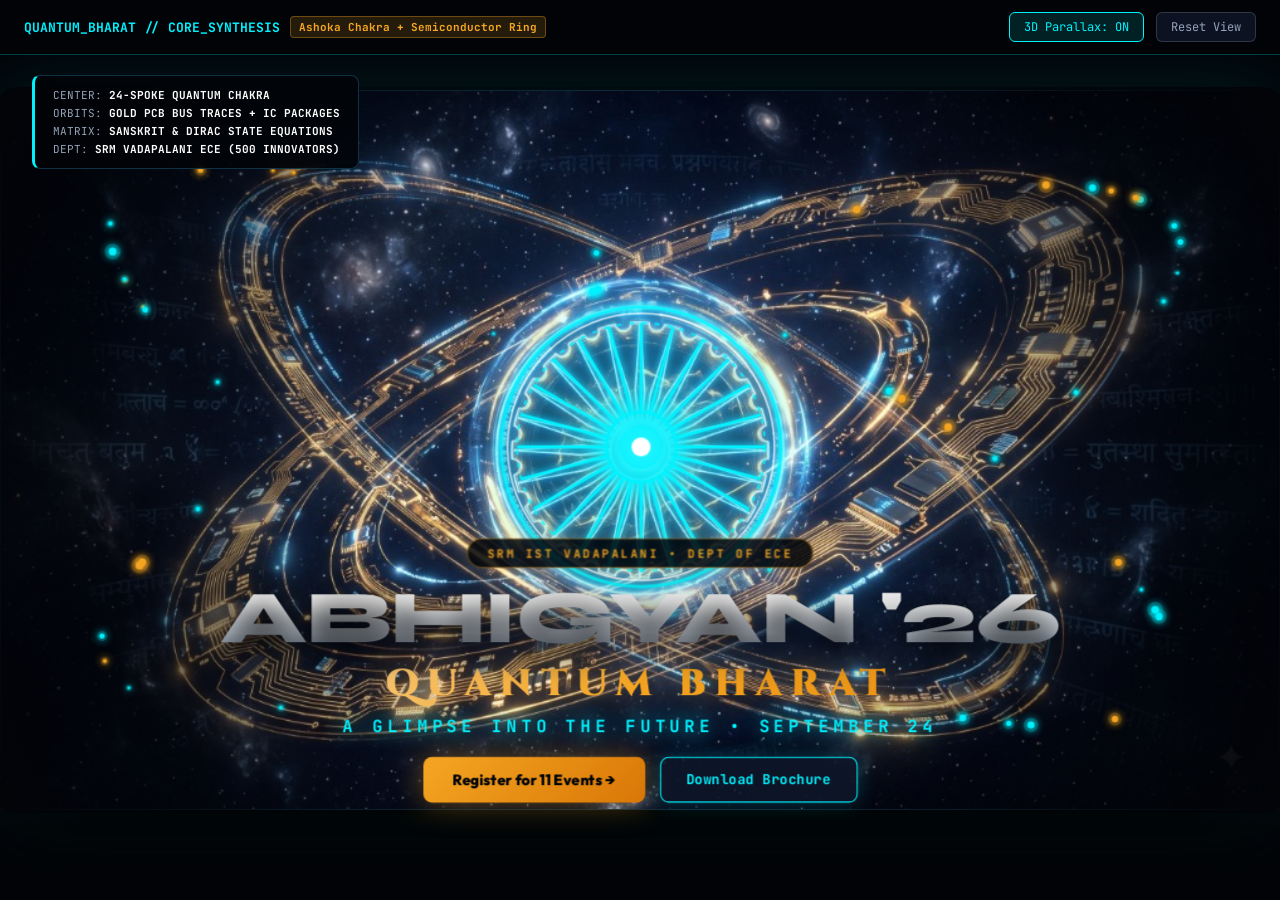
<file: animated_core.html>
<!DOCTYPE html>
<html lang="en">
<head>
  <meta charset="UTF-8" />
  <meta name="viewport" content="width=device-width, initial-scale=1.0" />
  <title>Quantum Bharat Animated Core - Abhigyan '26</title>
  
  <link rel="preconnect" href="https://fonts.googleapis.com">
  <link rel="preconnect" href="https://fonts.gstatic.com" crossorigin>
  <link href="https://fonts.googleapis.com/css2?family=Cinzel:wght@700;900&family=JetBrains+Mono:wght@400;600;700;800&family=Outfit:wght@500;600;700;800;900&family=Syne:wght@700;800&display=swap" rel="stylesheet">

  <style>
    *, *::before, *::after {
      box-sizing: border-box;
      margin: 0;
      padding: 0;
    }

    :root {
      --bg-dark: #020408;
      --cyan-electric: #00F2FE;
      --cyan-glow: rgba(0, 242, 254, 0.6);
      --gold-24k: #F5A623;
      --gold-glow: rgba(245, 166, 35, 0.6);
      --text-main: #FFFFFF;
      --text-muted: #94A3B8;
    }

    body {
      background-color: var(--bg-dark);
      color: var(--text-main);
      font-family: 'Outfit', sans-serif;
      min-height: 100vh;
      overflow-x: hidden;
      display: flex;
      flex-direction: column;
      user-select: none;
    }

    /* Top Review Toolbar */
    .toolbar {
      position: fixed;
      top: 0;
      left: 0;
      right: 0;
      z-index: 1000;
      background: rgba(2, 4, 8, 0.85);
      border-bottom: 1px solid rgba(0, 242, 254, 0.25);
      backdrop-filter: blur(16px);
      padding: 12px 24px;
      display: flex;
      align-items: center;
      justify-content: space-between;
      flex-wrap: wrap;
      gap: 16px;
    }

    .toolbar-title {
      font-family: 'JetBrains Mono', monospace;
      font-size: 13px;
      font-weight: 700;
      color: var(--cyan-electric);
      display: flex;
      align-items: center;
      gap: 10px;
    }

    .badge-chakra {
      background: rgba(245, 166, 35, 0.15);
      color: var(--gold-24k);
      border: 1px solid rgba(245, 166, 35, 0.35);
      padding: 3px 8px;
      border-radius: 4px;
      font-size: 11px;
    }

    .controls-row {
      display: flex;
      gap: 12px;
      align-items: center;
    }

    .btn-ctrl {
      background: rgba(15, 23, 42, 0.8);
      border: 1px solid rgba(148, 163, 184, 0.25);
      color: #94A3B8;
      font-family: 'JetBrains Mono', monospace;
      font-size: 12px;
      padding: 6px 14px;
      border-radius: 6px;
      cursor: pointer;
      transition: all 0.2s;
    }

    .btn-ctrl:hover, .btn-ctrl.active {
      border-color: var(--cyan-electric);
      color: var(--cyan-electric);
      background: rgba(0, 242, 254, 0.12);
    }

    /* Main Hero Stage */
    .stage-container {
      position: relative;
      width: 100vw;
      min-height: 100vh;
      display: flex;
      align-items: center;
      justify-content: center;
      overflow: hidden;
      perspective: 1200px;
    }

    /* Interactive 3D Parallax Master Frame */
    .quantum-parallax-card {
      position: relative;
      width: 100%;
      max-width: 1280px;
      aspect-ratio: 16 / 9;
      display: flex;
      align-items: center;
      justify-content: center;
      transform-style: preserve-3d;
      transition: transform 0.1s cubic-bezier(0.2, 0, 0.2, 1);
    }

    @media (max-width: 900px) {
      .quantum-parallax-card {
        aspect-ratio: 4 / 3;
        max-width: 100%;
      }
    }

    /* Layer 1: High-Res Master Artwork (Uploaded by User) */
    .base-artwork {
      position: absolute;
      inset: 0;
      width: 100%;
      height: 100%;
      object-fit: cover;
      border-radius: 24px;
      box-shadow: 0 30px 100px rgba(0, 0, 0, 0.95), 0 0 80px rgba(0, 242, 254, 0.15);
      border: 1px solid rgba(56, 189, 248, 0.25);
      transform: translateZ(0px);
    }

    /* Dark Edge Vignette to blend perfectly into the web layout */
    .vignette-layer {
      position: absolute;
      inset: 0;
      border-radius: 24px;
      background: radial-gradient(circle at 50% 50%, transparent 40%, rgba(2, 4, 8, 0.7) 75%, #020408 100%);
      pointer-events: none;
      transform: translateZ(10px);
    }

    /* Layer 2: Live Animated Ashoka Quantum Chakra in Center */
    .chakra-overlay-wrap {
      position: absolute;
      top: 49.6%;
      left: 50.1%;
      transform: translate(-50%, -50%) translateZ(40px);
      width: 24%;
      height: auto;
      aspect-ratio: 1 / 1;
      pointer-events: none;
      display: flex;
      align-items: center;
      justify-content: center;
    }

    /* The Smoothly Spinning 24-Spoke Wheel */
    .spinning-chakra-svg {
      width: 100%;
      height: 100%;
      animation: spinChakra 28s linear infinite;
      transform-origin: center center;
      filter: drop-shadow(0 0 16px var(--cyan-electric));
    }

    @keyframes spinChakra {
      from { transform: rotate(0deg); }
      to { transform: rotate(360deg); }
    }

    /* Breathing Cyan Singularity Pulse */
    .chakra-energy-pulse {
      position: absolute;
      width: 32%;
      height: 32%;
      border-radius: 50%;
      background: radial-gradient(circle, #FFFFFF 0%, var(--cyan-electric) 40%, transparent 75%);
      filter: blur(8px);
      animation: energyPulse 3s ease-in-out infinite;
    }

    @keyframes energyPulse {
      0%, 100% { transform: scale(0.9); opacity: 0.65; }
      50% { transform: scale(1.35); opacity: 1; }
    }

    /* Layer 3: Travelling Laser Photon Packets on PCB Tracks */
    .photon-canvas-layer {
      position: absolute;
      inset: 0;
      width: 100%;
      height: 100%;
      pointer-events: none;
      transform: translateZ(30px);
    }

    /* Foreground Typography Overlay */
    .hero-text-overlay {
      position: absolute;
      bottom: 28px;
      left: 0;
      right: 0;
      text-align: center;
      z-index: 50;
      transform: translateZ(70px);
      pointer-events: auto;
      padding: 0 20px;
    }

    .telemetry-chip-tag {
      display: inline-flex;
      align-items: center;
      gap: 8px;
      padding: 6px 18px;
      background: rgba(2, 4, 8, 0.85);
      border: 1px solid rgba(245, 166, 35, 0.4);
      border-radius: 999px;
      font-family: 'JetBrains Mono', monospace;
      font-size: 11px;
      font-weight: 700;
      color: var(--gold-24k);
      letter-spacing: 2px;
      text-transform: uppercase;
      margin-bottom: 12px;
      backdrop-filter: blur(12px);
      box-shadow: 0 0 25px rgba(245, 166, 35, 0.2);
    }

    .hero-title-syne {
      font-family: 'Syne', sans-serif;
      font-size: clamp(2.4rem, 6vw, 4.4rem);
      font-weight: 800;
      letter-spacing: -1px;
      line-height: 1;
      text-transform: uppercase;
      background: linear-gradient(180deg, #FFFFFF 30%, #CBD5E1 70%, #64748B 100%);
      -webkit-background-clip: text;
      -webkit-text-fill-color: transparent;
      text-shadow: 0 10px 30px rgba(0, 0, 0, 0.9);
    }

    .hero-theme-cinzel {
      font-family: 'Cinzel', serif;
      font-size: clamp(1.2rem, 3.2vw, 2.2rem);
      font-weight: 900;
      letter-spacing: 8px;
      text-transform: uppercase;
      background: linear-gradient(135deg, #FFFFFF 0%, #F5A623 50%, #D97706 100%);
      -webkit-background-clip: text;
      -webkit-text-fill-color: transparent;
      text-shadow: 0 0 35px rgba(245, 166, 35, 0.6);
      margin-top: 4px;
    }

    .glimpse-sub {
      font-family: 'JetBrains Mono', monospace;
      font-size: clamp(0.75rem, 1.8vw, 1rem);
      font-weight: 700;
      letter-spacing: 4px;
      color: var(--cyan-electric);
      text-shadow: 0 0 20px var(--cyan-electric);
      margin-top: 6px;
      margin-bottom: 18px;
    }

    .btn-row-main {
      display: flex;
      gap: 14px;
      justify-content: center;
      flex-wrap: wrap;
    }

    .btn-primary-gold {
      background: linear-gradient(135deg, #F5A623, #D97706);
      color: #020408;
      font-family: 'Outfit', sans-serif;
      font-weight: 800;
      font-size: 14px;
      padding: 12px 28px;
      border-radius: 8px;
      border: none;
      cursor: pointer;
      box-shadow: 0 0 30px rgba(245, 166, 35, 0.4);
      transition: all 0.25s;
    }

    .btn-primary-gold:hover {
      transform: scale(1.05);
      box-shadow: 0 0 45px rgba(245, 166, 35, 0.7);
    }

    .btn-outline-cyan {
      background: rgba(15, 23, 42, 0.85);
      border: 1px solid var(--cyan-electric);
      color: var(--cyan-electric);
      font-family: 'JetBrains Mono', monospace;
      font-weight: 700;
      font-size: 13px;
      padding: 12px 24px;
      border-radius: 8px;
      cursor: pointer;
      transition: all 0.25s;
      box-shadow: 0 0 20px rgba(0, 242, 254, 0.2);
    }

    .btn-outline-cyan:hover {
      background: rgba(0, 242, 254, 0.12);
      transform: scale(1.05);
    }

    /* Live Telemetry Legend */
    .legend-box {
      position: absolute;
      top: 75px;
      left: 32px;
      z-index: 60;
      background: rgba(2, 4, 8, 0.85);
      border: 1px solid rgba(56, 189, 248, 0.25);
      border-left: 3px solid var(--cyan-electric);
      padding: 12px 18px;
      border-radius: 8px;
      backdrop-filter: blur(12px);
      font-family: 'JetBrains Mono', monospace;
      font-size: 11px;
      color: #94A3B8;
      display: flex;
      flex-direction: column;
      gap: 4px;
    }

    .legend-box strong {
      color: #FFFFFF;
    }

    @media (max-width: 900px) {
      .legend-box { display: none; }
    }
  </style>
</head>
<body>

  <!-- Top Controller Toolbar -->
  <header class="toolbar">
    <div class="toolbar-title">
      <span>QUANTUM_BHARAT // CORE_SYNTHESIS</span>
      <span class="badge-chakra">Ashoka Chakra + Semiconductor Ring</span>
    </div>

    <div class="controls-row">
      <button class="btn-ctrl active" id="btnParallax" onclick="toggleParallax()">3D Parallax: ON</button>
      <button class="btn-ctrl" onclick="resetView()">Reset View</button>
    </div>
  </header>

  <!-- Live Telemetry Box -->
  <div class="legend-box">
    <div>CENTER: <strong>24-SPOKE QUANTUM CHAKRA</strong></div>
    <div>ORBITS: <strong>GOLD PCB BUS TRACES + IC PACKAGES</strong></div>
    <div>MATRIX: <strong>SANSKRIT & DIRAC STATE EQUATIONS</strong></div>
    <div>DEPT: <strong>SRM VADAPALANI ECE (500 INNOVATORS)</strong></div>
  </div>

  <!-- Main 3D Stage -->
  <main class="stage-container" id="stageContainer">

    <div class="quantum-parallax-card" id="parallaxCard">
      
      <!-- Layer 1: High-Res Master Artwork (Uploaded Image) -->
      <img src="assets/quantum_bharat_core.jpg" alt="Quantum Bharat Core" class="base-artwork" />

      <!-- Layer 1.5: Seamless Edge Vignette -->
      <div class="vignette-layer"></div>

      <!-- Layer 2: Live Animated Ashoka Quantum Chakra (24 Spokes in Pure SVG) -->
      <div class="chakra-overlay-wrap">
        <!-- Center Energy Singularity Pulse -->
        <div class="chakra-energy-pulse"></div>

        <!-- 24-Spoke Ashoka Chakra Wheel rotating smoothly -->
        <svg class="spinning-chakra-svg" viewBox="0 0 200 200" xmlns="http://www.w3.org/2000/svg">
          <defs>
            <filter id="chakraGlow" x="-30%" y="-30%" width="160%" height="160%">
              <feGaussianBlur stdDeviation="2.5" result="blur" />
              <feMerge><feMergeNode in="blur" /><feMergeNode in="SourceGraphic" /></feMerge>
            </filter>
          </defs>

          <!-- Outer Gear Ring -->
          <circle cx="100" cy="100" r="88" fill="none" stroke="#00F2FE" stroke-width="2" opacity="0.9" filter="url(#chakraGlow)" />
          <circle cx="100" cy="100" r="84" fill="none" stroke="#FFFFFF" stroke-width="1" opacity="0.8" />
          <circle cx="100" cy="100" r="78" fill="none" stroke="#00F2FE" stroke-width="1.5" stroke-dasharray="3 5" opacity="0.85" />

          <!-- Inner Ring -->
          <circle cx="100" cy="100" r="22" fill="none" stroke="#00F2FE" stroke-width="2" opacity="0.9" />
          <circle cx="100" cy="100" r="14" fill="#00F2FE" opacity="0.6" />
          <circle cx="100" cy="100" r="6" fill="#FFFFFF" />

          <!-- 24 Precision Ashoka Chakra Spokes -->
          <g stroke="#00F2FE" stroke-width="1.8" filter="url(#chakraGlow)">
            <!-- Generated 24 spokes at 15-degree intervals -->
            <line x1="100" y1="22" x2="100" y2="78" transform="rotate(0 100 100)" />
            <line x1="100" y1="22" x2="100" y2="78" transform="rotate(15 100 100)" />
            <line x1="100" y1="22" x2="100" y2="78" transform="rotate(30 100 100)" />
            <line x1="100" y1="22" x2="100" y2="78" transform="rotate(45 100 100)" />
            <line x1="100" y1="22" x2="100" y2="78" transform="rotate(60 100 100)" />
            <line x1="100" y1="22" x2="100" y2="78" transform="rotate(75 100 100)" />
            <line x1="100" y1="22" x2="100" y2="78" transform="rotate(90 100 100)" />
            <line x1="100" y1="22" x2="100" y2="78" transform="rotate(105 100 100)" />
            <line x1="100" y1="22" x2="100" y2="78" transform="rotate(120 100 100)" />
            <line x1="100" y1="22" x2="100" y2="78" transform="rotate(135 100 100)" />
            <line x1="100" y1="22" x2="100" y2="78" transform="rotate(150 100 100)" />
            <line x1="100" y1="22" x2="100" y2="78" transform="rotate(165 100 100)" />
            <line x1="100" y1="22" x2="100" y2="78" transform="rotate(180 100 100)" />
            <line x1="100" y1="22" x2="100" y2="78" transform="rotate(195 100 100)" />
            <line x1="100" y1="22" x2="100" y2="78" transform="rotate(210 100 100)" />
            <line x1="100" y1="22" x2="100" y2="78" transform="rotate(225 100 100)" />
            <line x1="100" y1="22" x2="100" y2="78" transform="rotate(240 100 100)" />
            <line x1="100" y1="22" x2="100" y2="78" transform="rotate(255 100 100)" />
            <line x1="100" y1="22" x2="100" y2="78" transform="rotate(270 100 100)" />
            <line x1="100" y1="22" x2="100" y2="78" transform="rotate(285 100 100)" />
            <line x1="100" y1="22" x2="100" y2="78" transform="rotate(300 100 100)" />
            <line x1="100" y1="22" x2="100" y2="78" transform="rotate(315 100 100)" />
            <line x1="100" y1="22" x2="100" y2="78" transform="rotate(330 100 100)" />
            <line x1="100" y1="22" x2="100" y2="78" transform="rotate(345 100 100)" />
          </g>
        </svg>
      </div>

      <!-- Layer 3: Travelling Photons Canvas on the PCB Orbit Tracks -->
      <canvas class="photon-canvas-layer" id="photonCanvas"></canvas>

      <!-- Layer 4: Foreground Hero Typography & Action Buttons -->
      <div class="hero-text-overlay">
        <div class="telemetry-chip-tag">
          <span>SRM IST VADAPALANI • DEPT OF ECE</span>
        </div>

        <h1 class="hero-title-syne">Abhigyan '26</h1>

        <div class="hero-theme-cinzel">QUANTUM BHARAT</div>

        <div class="glimpse-sub">A GLIMPSE INTO THE FUTURE • SEPTEMBER 24</div>

        <div class="btn-row-main">
          <button class="btn-primary-gold">Register for 11 Events →</button>
          <button class="btn-outline-cyan">Download Brochure</button>
        </div>
      </div>

    </div>

  </main>

  <script>
    // =========================================================================
    // 1. TRAVELLING PHOTON PACKETS ON THE PCB TRACKS (CANVAS)
    // =========================================================================
    const canvas = document.getElementById('photonCanvas');
    const ctx = canvas.getContext('2d');
    let width, height;

    function resize() {
      const card = document.getElementById('parallaxCard');
      width = canvas.width = card.clientWidth;
      height = canvas.height = card.clientHeight;
    }

    window.addEventListener('resize', resize);
    resize();

    // Two tilted elliptical orbits matching the artwork
    // Orbit 1: Tilted left ~28 deg
    // Orbit 2: Tilted right ~-25 deg
    const numPhotons = 48;
    const photons = [];

    for (let i = 0; i < numPhotons; i++) {
      photons.push({
        orbit: i % 2, // 0 = Left Tilted PCB ring, 1 = Right Tilted PCB ring
        t: Math.random(),
        speed: 0.0015 + Math.random() * 0.002,
        size: 1.5 + Math.random() * 2.5,
        color: Math.random() > 0.4 ? '#00F2FE' : '#F5A623',
        tail: []
      });
    }

    function drawPhotons() {
      ctx.clearRect(0, 0, width, height);

      const cx = width * 0.501;
      const cy = height * 0.496;
      const rx = width * 0.44;
      const ry = height * 0.22;

      photons.forEach(p => {
        p.t += p.speed;
        if (p.t > 1) p.t -= 1;

        const angle = p.t * Math.PI * 2;
        const tilt = p.orbit === 0 ? 0.42 : -0.38;

        const ex = Math.cos(angle) * rx;
        const ey = Math.sin(angle) * ry;

        // 2D Rotation by tilt angle
        const px = cx + (ex * Math.cos(tilt) - ey * Math.sin(tilt));
        const py = cy + (ex * Math.sin(tilt) + ey * Math.cos(tilt));

        // Draw glowing photon packet
        ctx.beginPath();
        ctx.arc(px, py, p.size, 0, Math.PI * 2);
        ctx.fillStyle = p.color;
        ctx.shadowColor = p.color;
        ctx.shadowBlur = 10;
        ctx.fill();

        // Secondary outer soft pulse
        ctx.beginPath();
        ctx.arc(px, py, p.size * 2, 0, Math.PI * 2);
        ctx.fillStyle = p.color === '#00F2FE' ? 'rgba(0, 242, 254, 0.25)' : 'rgba(245, 166, 35, 0.25)';
        ctx.fill();
      });

      requestAnimationFrame(drawPhotons);
    }

    drawPhotons();

    // =========================================================================
    // 2. INTERACTIVE 3D MOUSE PARALLAX TILT
    // =========================================================================
    const card = document.getElementById('parallaxCard');
    let isParallaxActive = true;

    window.addEventListener('mousemove', (e) => {
      if (!isParallaxActive) return;

      const x = (e.clientX / window.innerWidth) - 0.5;
      const y = (e.clientY / window.innerHeight) - 0.5;

      const rotY = x * 14;  // Max 14 deg tilt
      const rotX = -y * 12; // Max 12 deg tilt

      card.style.transform = `rotateX(${rotX}deg) rotateY(${rotY}deg)`;
    });

    // Mobile Gyroscope / Orientation Support
    if (window.DeviceOrientationEvent) {
      window.addEventListener('deviceorientation', (e) => {
        if (!isParallaxActive || !e.gamma) return;
        const rotY = Math.min(Math.max(e.gamma * 0.4, -14), 14);
        const rotX = Math.min(Math.max((e.beta - 45) * 0.3, -12), 12);
        card.style.transform = `rotateX(${rotX}deg) rotateY(${rotY}deg)`;
      }, { passive: true });
    }

    function toggleParallax() {
      isParallaxActive = !isParallaxActive;
      const btn = document.getElementById('btnParallax');
      btn.innerText = `3D Parallax: ${isParallaxActive ? 'ON' : 'OFF'}`;
      btn.classList.toggle('active', isParallaxActive);
      if (!isParallaxActive) {
        card.style.transform = 'rotateX(0deg) rotateY(0deg)';
      }
    }

    function resetView() {
      card.style.transform = 'rotateX(0deg) rotateY(0deg)';
    }
  </script>
</body>
</html>
</file>
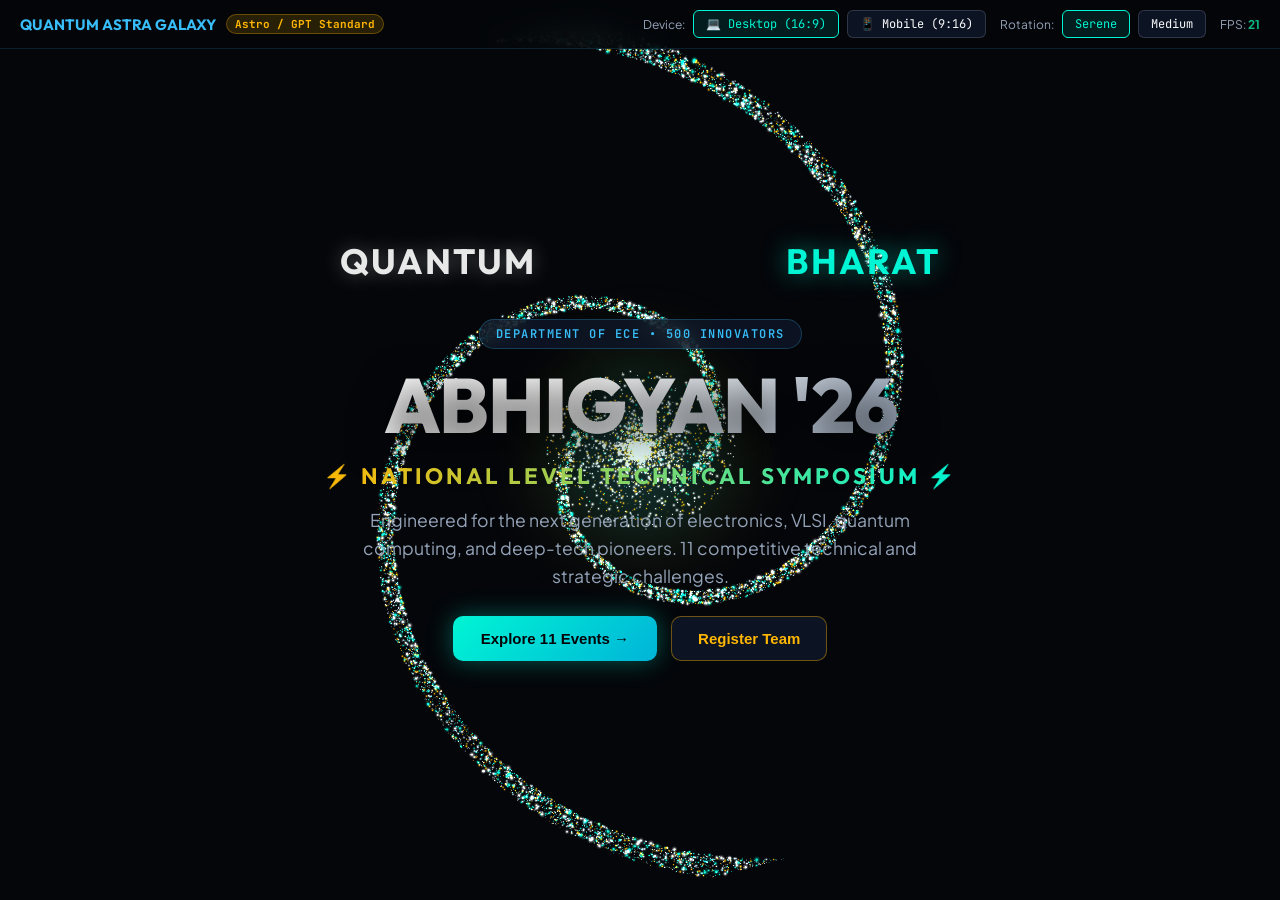
<file: galaxy_astra.html>
<!DOCTYPE html>
<html lang="en">
<head>
  <meta charset="UTF-8" />
  <meta name="viewport" content="width=device-width, initial-scale=1.0" />
  <title>Quantum Astra Galaxy - 10/10 Background Reference</title>
  <link rel="preconnect" href="https://fonts.googleapis.com">
  <link rel="preconnect" href="https://fonts.gstatic.com" crossorigin>
  <link href="https://fonts.googleapis.com/css2?family=JetBrains+Mono:wght@400;600&family=Outfit:wght@600;700;800&family=Plus+Jakarta+Sans:wght@400;500;600;700&display=swap" rel="stylesheet">
  <style>
    *, *::before, *::after {
      box-sizing: border-box;
      margin: 0;
      padding: 0;
    }

    :root {
      --bg-dark: #04060a;
      --teal: #00F5D4;
      --cyan: #38BDF8;
      --saffron: #FFB703;
      --amber: #FF9E00;
    }

    body {
      background-color: var(--bg-dark);
      color: #f8fafc;
      font-family: 'Plus Jakarta Sans', sans-serif;
      min-height: 100vh;
      overflow-x: hidden;
      display: flex;
      flex-direction: column;
      user-select: none;
    }

    /* Top Review Controller */
    .toolbar {
      position: fixed;
      top: 0;
      left: 0;
      right: 0;
      z-index: 100;
      background: rgba(4, 6, 10, 0.85);
      border-bottom: 1px solid rgba(56, 189, 248, 0.15);
      backdrop-filter: blur(12px);
      padding: 10px 20px;
      display: flex;
      align-items: center;
      justify-content: space-between;
      flex-wrap: wrap;
      gap: 12px;
    }

    .brand {
      font-family: 'Outfit', sans-serif;
      font-weight: 700;
      font-size: 15px;
      color: var(--cyan);
      display: flex;
      align-items: center;
      gap: 10px;
    }

    .brand .badge {
      background: rgba(255, 183, 3, 0.15);
      color: var(--saffron);
      border: 1px solid rgba(255, 183, 3, 0.3);
      padding: 2px 8px;
      border-radius: 999px;
      font-size: 11px;
      font-family: 'JetBrains Mono', monospace;
    }

    .controls {
      display: flex;
      align-items: center;
      gap: 14px;
      flex-wrap: wrap;
    }

    .ctrl-item {
      display: flex;
      align-items: center;
      gap: 8px;
      font-size: 12px;
      color: #94a3b8;
    }

    .btn {
      background: rgba(15, 23, 42, 0.8);
      color: #f8fafc;
      border: 1px solid rgba(148, 163, 184, 0.25);
      padding: 5px 12px;
      border-radius: 6px;
      font-size: 12px;
      font-family: 'JetBrains Mono', monospace;
      cursor: pointer;
      transition: all 0.2s;
    }

    .btn:hover, .btn.active {
      border-color: var(--teal);
      color: var(--teal);
      background: rgba(0, 245, 212, 0.1);
    }

    /* Viewport Frame for Mobile Testing */
    .viewport-container {
      width: 100%;
      min-height: 100vh;
      display: flex;
      justify-content: center;
      align-items: center;
      position: relative;
      transition: all 0.3s ease;
    }

    .viewport-container.mobile-mode {
      max-width: 410px;
      height: 840px;
      margin: 60px auto 20px;
      border: 2px solid rgba(56, 189, 248, 0.3);
      border-radius: 40px;
      overflow: hidden;
      box-shadow: 0 25px 60px rgba(0, 0, 0, 0.9), 0 0 40px rgba(0, 245, 212, 0.15);
    }

    /* Galaxy Canvas Container */
    #canvas-wrap {
      position: absolute;
      inset: 0;
      width: 100%;
      height: 100%;
      z-index: 1;
      pointer-events: none;
    }

    canvas {
      width: 100%;
      height: 100%;
      display: block;
    }

    /* Ambient Core Glow */
    .galactic-core-glow {
      position: absolute;
      top: 50%;
      left: 50%;
      transform: translate(-50%, -50%);
      width: 240px;
      height: 240px;
      border-radius: 50%;
      background: radial-gradient(circle, rgba(255, 255, 255, 0.22) 0%, rgba(0, 245, 212, 0.15) 30%, rgba(255, 183, 3, 0.08) 60%, transparent 80%);
      filter: blur(28px);
      z-index: 2;
      pointer-events: none;
    }

    /* Foreground Content Layout */
    .hero-content {
      position: relative;
      z-index: 10;
      text-align: center;
      max-width: 820px;
      padding: 40px 20px;
      display: flex;
      flex-direction: column;
      align-items: center;
      gap: 16px;
    }

    /* Two side labels mirroring the GPT Astra reference image */
    .side-badge-row {
      display: flex;
      align-items: center;
      justify-content: space-between;
      width: 100%;
      max-width: 600px;
      margin-bottom: 20px;
    }

    .side-label {
      font-family: 'Outfit', sans-serif;
      font-size: clamp(1.2rem, 3vw, 2.2rem);
      font-weight: 700;
      letter-spacing: 2px;
      color: rgba(255, 255, 255, 0.9);
      text-shadow: 0 0 20px rgba(255, 255, 255, 0.3);
    }

    .side-label.accent {
      color: var(--teal);
      text-shadow: 0 0 25px rgba(0, 245, 212, 0.5);
    }

    .department-badge {
      display: inline-flex;
      align-items: center;
      gap: 8px;
      padding: 6px 16px;
      background: rgba(15, 23, 42, 0.75);
      border: 1px solid rgba(56, 189, 248, 0.25);
      border-radius: 999px;
      font-size: 12px;
      font-weight: 600;
      color: var(--cyan);
      letter-spacing: 1.5px;
      font-family: 'JetBrains Mono', monospace;
      backdrop-filter: blur(10px);
    }

    .symposium-title {
      font-family: 'Outfit', sans-serif;
      font-size: clamp(2.8rem, 7vw, 4.8rem);
      font-weight: 800;
      letter-spacing: -1px;
      line-height: 1.05;
      background: linear-gradient(135deg, #ffffff 40%, #cbd5e1 75%, #94a3b8 100%);
      -webkit-background-clip: text;
      -webkit-text-fill-color: transparent;
      text-shadow: 0 10px 40px rgba(0, 0, 0, 0.8);
    }

    .theme-banner {
      font-family: 'Outfit', sans-serif;
      font-size: clamp(1rem, 2.5vw, 1.4rem);
      font-weight: 700;
      letter-spacing: 3px;
      text-transform: uppercase;
      background: linear-gradient(90deg, var(--saffron), var(--teal));
      -webkit-background-clip: text;
      -webkit-text-fill-color: transparent;
    }

    .hero-subtitle {
      font-size: clamp(0.9rem, 2vw, 1.1rem);
      color: #94a3b8;
      max-width: 580px;
      line-height: 1.6;
    }

    .cta-group {
      display: flex;
      gap: 14px;
      margin-top: 10px;
      flex-wrap: wrap;
      justify-content: center;
    }

    .btn-primary {
      background: linear-gradient(135deg, #00F5D4, #00B4D8);
      color: #04060A;
      font-weight: 700;
      font-size: 15px;
      padding: 13px 28px;
      border-radius: 10px;
      border: none;
      box-shadow: 0 0 25px rgba(0, 245, 212, 0.35);
      cursor: pointer;
      transition: all 0.25s ease;
    }

    .btn-primary:hover {
      transform: translateY(-2px);
      box-shadow: 0 0 35px rgba(0, 245, 212, 0.6);
    }

    .btn-secondary {
      background: rgba(15, 23, 42, 0.8);
      border: 1px solid rgba(255, 183, 3, 0.4);
      color: var(--saffron);
      font-weight: 600;
      font-size: 15px;
      padding: 13px 26px;
      border-radius: 10px;
      cursor: pointer;
      transition: all 0.25s ease;
    }

    .btn-secondary:hover {
      background: rgba(255, 183, 3, 0.1);
      transform: translateY(-2px);
    }

    /* Comparison Card */
    .comparison-drawer {
      position: fixed;
      bottom: 20px;
      right: 20px;
      z-index: 90;
      background: rgba(15, 23, 42, 0.9);
      border: 1px solid rgba(56, 189, 248, 0.3);
      border-radius: 12px;
      padding: 12px 18px;
      backdrop-filter: blur(12px);
      font-size: 13px;
      color: #cbd5e1;
      display: flex;
      align-items: center;
      gap: 12px;
      box-shadow: 0 10px 30px rgba(0, 0, 0, 0.6);
    }

    .comparison-drawer img {
      width: 44px;
      height: 44px;
      border-radius: 8px;
      object-fit: cover;
      border: 1px solid rgba(255, 255, 255, 0.2);
    }
  </style>
</head>
<body>

  <!-- Review Toolbar -->
  <header class="toolbar">
    <div class="brand">
      <span>QUANTUM ASTRA GALAXY</span>
      <span class="badge">Astro / GPT Standard</span>
    </div>

    <div class="controls">
      <!-- Device Switcher -->
      <div class="ctrl-item">
        <span>Device:</span>
        <button class="btn active" id="btnDesktop" onclick="setMode('desktop')">💻 Desktop (16:9)</button>
        <button class="btn" id="btnMobile" onclick="setMode('mobile')">📱 Mobile (9:16)</button>
      </div>

      <!-- Rotation Speed -->
      <div class="ctrl-item">
        <span>Rotation:</span>
        <button class="btn active" id="speedSlow" onclick="setSpeed(0.0015, this)">Serene</button>
        <button class="btn" id="speedMid" onclick="setSpeed(0.0035, this)">Medium</button>
      </div>

      <!-- FPS -->
      <div class="ctrl-item">
        <span>FPS: <strong style="color: #10b981;" id="fpsVal">60</strong></span>
      </div>
    </div>
  </header>

  <!-- Viewport Wrapper -->
  <main class="viewport-container" id="viewport">

    <!-- Ambient Core Glow behind Galaxy Center -->
    <div class="galactic-core-glow"></div>

    <!-- WebGL Galaxy Canvas -->
    <div id="canvas-wrap">
      <canvas id="galaxyCanvas"></canvas>
    </div>

    <!-- Foreground Hero Section -->
    <section class="hero-content">

      <!-- Flanking side labels mirroring the GPT Astra image -->
      <div class="side-badge-row">
        <span class="side-label">QUANTUM</span>
        <span class="side-label accent">BHARAT</span>
      </div>

      <div class="department-badge">
        <span>DEPARTMENT OF ECE • 500 INNOVATORS</span>
      </div>

      <h1 class="symposium-title">ABHIGYAN '26</h1>

      <div class="theme-banner">
        <span>⚡ NATIONAL LEVEL TECHNICAL SYMPOSIUM ⚡</span>
      </div>

      <p class="hero-subtitle">
        Engineered for the next generation of electronics, VLSI, quantum computing, and deep-tech pioneers.
        11 competitive technical and strategic challenges.
      </p>

      <div class="cta-group">
        <button class="btn-primary">Explore 11 Events →</button>
        <button class="btn-secondary">Register Team</button>
      </div>
    </section>

  </main>

  <script>
    // =========================================================================
    // Logarithmic Density-Wave Spiral Galaxy (GPT Astra Engine)
    // =========================================================================
    const canvas = document.getElementById('galaxyCanvas');
    const gl = canvas.getContext('webgl', { alpha: true, antialias: true }) ||
               canvas.getContext('experimental-webgl', { alpha: true });

    let rotationSpeed = 0.0018;
    const NUM_PARTICLES = 16000;

    // Shaders
    const VS = `
      attribute vec2 a_pos;
      attribute float a_size;
      attribute vec3 a_color;
      attribute float a_alpha;

      uniform vec2 u_res;
      uniform float u_angle;

      varying vec3 v_color;
      varying float v_alpha;

      void main() {
        // Rotate galaxy around center
        float cosA = cos(u_angle);
        float sinA = sin(u_angle);
        vec2 rotated = vec2(
          a_pos.x * cosA - a_pos.y * sinA,
          a_pos.x * sinA + a_pos.y * cosA
        );

        vec2 clip = (rotated / (u_res * 0.5));
        gl_Position = vec4(clip.x, clip.y, 0.0, 1.0);
        gl_PointSize = a_size;

        v_color = a_color;
        v_alpha = a_alpha;
      }
    `;

    const FS = `
      precision highp float;
      varying vec3 v_color;
      varying float v_alpha;

      void main() {
        vec2 coord = gl_PointCoord - vec2(0.5);
        float dist = length(coord);
        if (dist > 0.5) discard;

        // Radiant star falloff with glowing center spike
        float core = 1.0 - smoothstep(0.0, 0.25, dist);
        float halo = 1.0 - smoothstep(0.0, 0.5, dist);
        float brightness = core * 0.7 + halo * 0.5;

        gl_FragColor = vec4(v_color, v_alpha * brightness);
      }
    `;

    function compileShader(type, src) {
      const s = gl.createShader(type);
      gl.shaderSource(s, src);
      gl.compileShader(s);
      return s;
    }

    const prog = gl.createProgram();
    gl.attachShader(prog, compileShader(gl.VERTEX_SHADER, VS));
    gl.attachShader(prog, compileShader(gl.FRAGMENT_SHADER, FS));
    gl.linkProgram(prog);
    gl.useProgram(prog);

    const aPos = gl.getAttribLocation(prog, "a_pos");
    const aSize = gl.getAttribLocation(prog, "a_size");
    const aColor = gl.getAttribLocation(prog, "a_color");
    const aAlpha = gl.getAttribLocation(prog, "a_alpha");
    const uRes = gl.getUniformLocation(prog, "u_res");
    const uAngle = gl.getUniformLocation(prog, "u_angle");

    // Star Color Palette (Matches the GPT Astra image: White, Cyan/Teal, Saffron/Warm Gold)
    const PALETTE = [
      [1.00, 1.00, 1.00], // Brilliant White Core
      [0.88, 0.95, 1.00], // Ice Blue
      [0.00, 0.96, 0.83], // Quantum Electric Teal (#00F5D4)
      [0.22, 0.74, 0.97], // Cosmic Cyan (#38BDF8)
      [1.00, 0.72, 0.01], // Solar Saffron (#FFB703)
      [1.00, 0.62, 0.00], // Deep Amber (#FF9E00)
      [0.99, 0.84, 0.66]  // Warm White-Gold
    ];

    let positions = new Float32Array(NUM_PARTICLES * 2);
    let sizes = new Float32Array(NUM_PARTICLES);
    let colors = new Float32Array(NUM_PARTICLES * 3);
    let alphas = new Float32Array(NUM_PARTICLES);

    function initGalaxy(w, h) {
      const maxR = Math.min(w, h) * 0.48;
      const numArms = 2; // Two main graceful logarithmic arms
      const armWinding = 3.6; // How tightly arms wind

      for (let i = 0; i < NUM_PARTICLES; i++) {
        const ratio = i / NUM_PARTICLES;
        let x, y, size, rgb, alpha;

        if (ratio < 0.18) {
          // ============================================
          // Dense Galactic Core / Bulge
          // ============================================
          const r = Math.pow(Math.random(), 2.2) * (maxR * 0.22);
          const theta = Math.random() * Math.PI * 2;
          x = Math.cos(theta) * r;
          y = Math.sin(theta) * r * 0.85; // slight elliptical compression

          // Mostly White, Warm Gold, and Teal in the center
          if (Math.random() < 0.55) {
            rgb = PALETTE[0]; // Pure White
            size = 2.0 + Math.random() * 4.0;
            alpha = 0.85 + Math.random() * 0.15;
          } else if (Math.random() < 0.85) {
            rgb = PALETTE[4]; // Saffron / Gold
            size = 1.8 + Math.random() * 3.2;
            alpha = 0.75 + Math.random() * 0.25;
          } else {
            rgb = PALETTE[2]; // Teal
            size = 1.8 + Math.random() * 2.8;
            alpha = 0.8;
          }
        } else {
          // ============================================
          // Logarithmic Spiral Density Arms
          // ============================================
          const armIndex = i % numArms;
          const armOffset = (armIndex * (Math.PI * 2)) / numArms;

          // Distance from center with cubic curve for natural starlight distribution
          const distT = Math.pow(Math.random(), 0.85);
          const r = (maxR * 0.12) + distT * (maxR * 0.88);

          // Logarithmic spiral angle + natural arm spread jitter
          const spiralAngle = Math.log(r / (maxR * 0.12) + 1.0) * armWinding + armOffset;

          // Arm width expands as radius grows
          const spreadFactor = (0.04 + (r / maxR) * 0.14) * maxR;
          const spread = (Math.random() - 0.5) * spreadFactor;
          const perpAngle = spiralAngle + Math.PI / 2;

          x = Math.cos(spiralAngle) * r + Math.cos(perpAngle) * spread;
          y = Math.sin(spiralAngle) * r + Math.sin(perpAngle) * spread;

          // Star classification
          const randType = Math.random();
          if (randType < 0.05) {
            // Super-luminous giant star (5px - 7px)
            size = 5.0 + Math.random() * 3.5;
            rgb = Math.random() < 0.6 ? PALETTE[0] : PALETTE[2];
            alpha = 0.95;
          } else if (randType < 0.25) {
            // Medium bright star (3px - 4.5px)
            size = 3.0 + Math.random() * 2.0;
            const cChoice = Math.random();
            if (cChoice < 0.4) rgb = PALETTE[1]; // Ice Blue
            else if (cChoice < 0.7) rgb = PALETTE[2]; // Teal
            else rgb = PALETTE[4]; // Saffron
            alpha = 0.85;
          } else {
            // Fine cosmic stardust (1.2px - 2.5px)
            size = 1.2 + Math.random() * 1.6;
            const cChoice = Math.random();
            if (cChoice < 0.35) rgb = PALETTE[1];
            else if (cChoice < 0.70) rgb = PALETTE[2];
            else if (cChoice < 0.90) rgb = PALETTE[4];
            else rgb = PALETTE[0];
            alpha = 0.45 + Math.random() * 0.45;
          }
        }

        positions[i * 2] = x;
        positions[i * 2 + 1] = y;
        sizes[i] = size;
        colors[i * 3] = rgb[0];
        colors[i * 3 + 1] = rgb[1];
        colors[i * 3 + 2] = rgb[2];
        alphas[i] = alpha;
      }
    }

    // Buffers
    const bufPos = gl.createBuffer();
    const bufSize = gl.createBuffer();
    const bufColor = gl.createBuffer();
    const bufAlpha = gl.createBuffer();

    function updateBuffers() {
      gl.bindBuffer(gl.ARRAY_BUFFER, bufPos);
      gl.bufferData(gl.ARRAY_BUFFER, positions, gl.STATIC_DRAW);
      gl.enableVertexAttribArray(aPos);
      gl.vertexAttribPointer(aPos, 2, gl.FLOAT, false, 0, 0);

      gl.bindBuffer(gl.ARRAY_BUFFER, bufSize);
      gl.bufferData(gl.ARRAY_BUFFER, sizes, gl.STATIC_DRAW);
      gl.enableVertexAttribArray(aSize);
      gl.vertexAttribPointer(aSize, 1, gl.FLOAT, false, 0, 0);

      gl.bindBuffer(gl.ARRAY_BUFFER, bufColor);
      gl.bufferData(gl.ARRAY_BUFFER, colors, gl.STATIC_DRAW);
      gl.enableVertexAttribArray(aColor);
      gl.vertexAttribPointer(aColor, 3, gl.FLOAT, false, 0, 0);

      gl.bindBuffer(gl.ARRAY_BUFFER, bufAlpha);
      gl.bufferData(gl.ARRAY_BUFFER, alphas, gl.STATIC_DRAW);
      gl.enableVertexAttribArray(aAlpha);
      gl.vertexAttribPointer(aAlpha, 1, gl.FLOAT, false, 0, 0);
    }

    function resize() {
      const container = document.getElementById('viewport');
      const dpr = Math.min(window.devicePixelRatio || 1, 2);
      const dw = Math.floor(container.clientWidth * dpr);
      const dh = Math.floor(container.clientHeight * dpr);

      if (canvas.width !== dw || canvas.height !== dh) {
        canvas.width = dw;
        canvas.height = dh;
        gl.viewport(0, 0, dw, dh);
        initGalaxy(dw, dh);
        updateBuffers();
      }
    }

    window.addEventListener('resize', resize);
    resize();

    // Render Loop
    let currentAngle = 0;
    let lastTime = performance.now();
    let frameCount = 0;
    const fpsElem = document.getElementById('fpsVal');

    function render() {
      frameCount++;
      const now = performance.now();
      if (now - lastTime >= 1000) {
        fpsElem.innerText = Math.round((frameCount * 1000) / (now - lastTime));
        frameCount = 0;
        lastTime = now;
      }

      currentAngle += rotationSpeed;

      gl.clearColor(0, 0, 0, 0);
      gl.clear(gl.COLOR_BUFFER_BIT);

      gl.enable(gl.BLEND);
      // Additive starlight blending for brilliant optical halos
      gl.blendFunc(gl.SRC_ALPHA, gl.ONE);

      gl.uniform2f(uRes, canvas.width, canvas.height);
      gl.uniform1f(uAngle, currentAngle);

      gl.drawArrays(gl.POINTS, 0, NUM_PARTICLES);

      requestAnimationFrame(render);
    }

    render();

    // Toolbar Controls
    function setMode(mode) {
      const vp = document.getElementById('viewport');
      const bD = document.getElementById('btnDesktop');
      const bM = document.getElementById('btnMobile');

      if (mode === 'mobile') {
        vp.classList.add('mobile-mode');
        bM.classList.add('active');
        bD.classList.remove('active');
      } else {
        vp.classList.remove('mobile-mode');
        bD.classList.add('active');
        bM.classList.remove('active');
      }
      setTimeout(resize, 100);
    }

    function setSpeed(sp, btn) {
      rotationSpeed = sp;
      document.querySelectorAll('#speedSlow, #speedMid').forEach(b => b.classList.remove('active'));
      btn.classList.add('active');
    }
  </script>
</body>
</html>
</file>
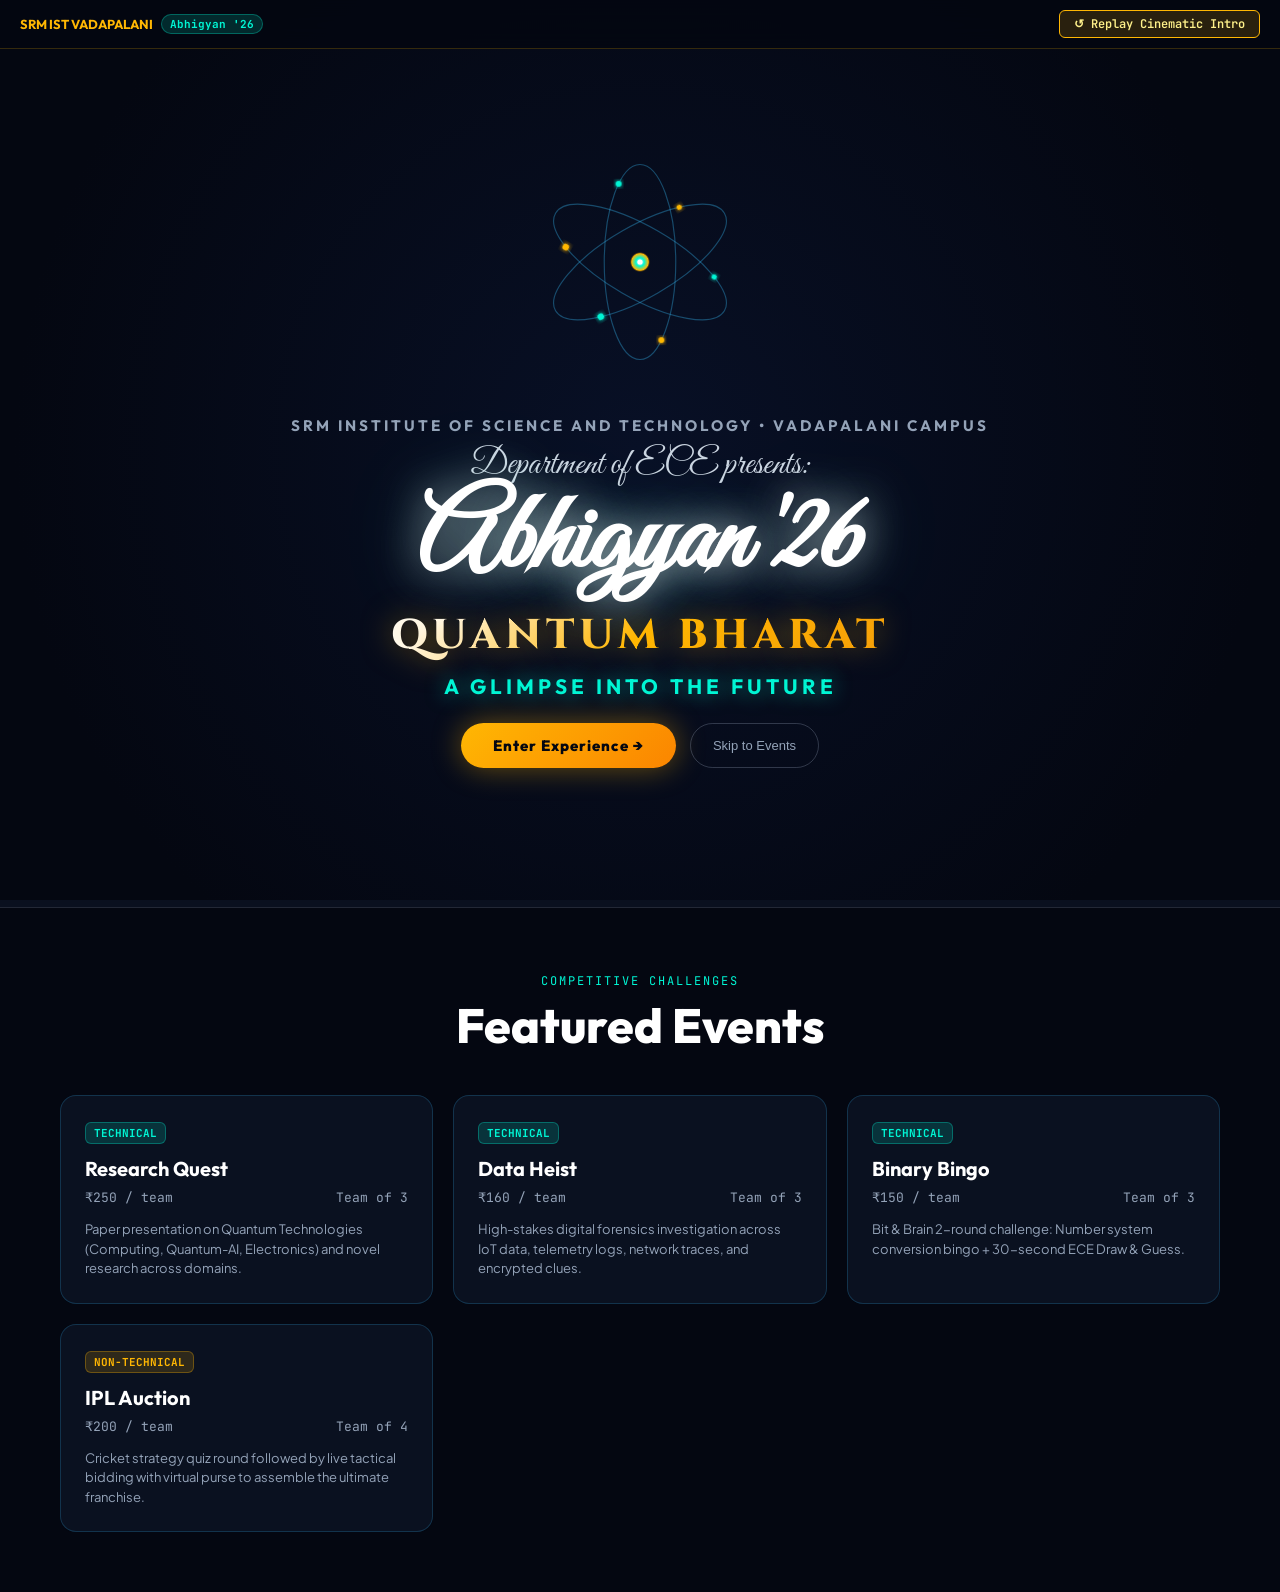
<file: intro_experience.html>
<!DOCTYPE html>
<html lang="en">
<head>
  <meta charset="UTF-8" />
  <meta name="viewport" content="width=device-width, initial-scale=1.0" />
  <title>Abhigyan '26 | Quantum Bharat - SRM IST Vadapalani</title>
  <link rel="preconnect" href="https://fonts.googleapis.com">
  <link rel="preconnect" href="https://fonts.gstatic.com" crossorigin>
  <!-- Great Vibes / Dancing Script for 'Abhigyan', Outfit & Plus Jakarta for Tech UI -->
  <link href="https://fonts.googleapis.com/css2?family=Great+Vibes&family=Cinzel:wght@600;700;800&family=JetBrains+Mono:wght@400;600&family=Outfit:wght@500;600;700;800&family=Plus+Jakarta+Sans:wght@400;500;600;700&display=swap" rel="stylesheet">
  <style>
    *, *::before, *::after {
      box-sizing: border-box;
      margin: 0;
      padding: 0;
    }

    :root {
      --bg-dark: #040711;
      --gold-primary: #FFB703;
      --gold-glow: #F59E0B;
      --gold-light: #FEF08A;
      --teal-cyan: #00F5D4;
      --sky-blue: #38BDF8;
      --text-main: #FFFFFF;
      --text-muted: #94A3B8;
    }

    body {
      background-color: var(--bg-dark);
      color: var(--text-main);
      font-family: 'Plus Jakarta Sans', sans-serif;
      min-height: 100vh;
      overflow-x: hidden;
      display: flex;
      flex-direction: column;
    }

    /* Top Review & Replay Bar */
    .replay-bar {
      position: fixed;
      top: 0;
      left: 0;
      right: 0;
      z-index: 1000;
      background: rgba(4, 7, 17, 0.9);
      border-bottom: 1px solid rgba(255, 183, 3, 0.2);
      backdrop-filter: blur(12px);
      padding: 10px 20px;
      display: flex;
      align-items: center;
      justify-content: space-between;
      flex-wrap: wrap;
      gap: 12px;
    }

    .brand-pill {
      font-family: 'Outfit', sans-serif;
      font-size: 13px;
      font-weight: 700;
      color: var(--gold-primary);
      display: flex;
      align-items: center;
      gap: 8px;
    }

    .brand-pill .badge {
      background: rgba(0, 245, 212, 0.15);
      color: var(--teal-cyan);
      border: 1px solid rgba(0, 245, 212, 0.3);
      padding: 2px 8px;
      border-radius: 999px;
      font-size: 11px;
      font-family: 'JetBrains Mono', monospace;
    }

    .btn-replay {
      background: rgba(255, 183, 3, 0.15);
      border: 1px solid var(--gold-primary);
      color: var(--gold-light);
      padding: 5px 14px;
      border-radius: 6px;
      font-size: 12px;
      font-weight: 600;
      cursor: pointer;
      font-family: 'JetBrains Mono', monospace;
      transition: all 0.2s;
    }

    .btn-replay:hover {
      background: var(--gold-primary);
      color: #040711;
    }

    /* =========================================================================
       CINEMATIC INTRO OVERLAY (Option B / Smooth Reveal)
       ========================================================================= */
    #cinematic-intro {
      position: fixed;
      inset: 0;
      width: 100vw;
      height: 100vh;
      z-index: 500;
      background: radial-gradient(circle at 50% 50%, #081026 0%, #040711 80%);
      display: flex;
      flex-direction: column;
      align-items: center;
      justify-content: center;
      text-align: center;
      padding: 20px;
      transition: opacity 1.2s cubic-bezier(0.16, 1, 0.3, 1), transform 1.2s cubic-bezier(0.16, 1, 0.3, 1);
    }

    #cinematic-intro.hidden {
      opacity: 0;
      pointer-events: none;
      transform: scale(1.06);
    }

    .intro-orbit-container {
      width: 260px;
      height: 260px;
      margin-bottom: 24px;
      position: relative;
      animation: introFloat 4s ease-in-out infinite;
    }

    @keyframes introFloat {
      0%, 100% { transform: translateY(0px) rotate(0deg); }
      50% { transform: translateY(-8px) rotate(2deg); }
    }

    .intro-college-tag {
      font-family: 'Outfit', sans-serif;
      font-size: clamp(0.75rem, 1.8vw, 0.95rem);
      font-weight: 700;
      letter-spacing: 3px;
      text-transform: uppercase;
      color: #94A3B8;
      opacity: 0;
      transform: translateY(15px);
      animation: introFadeUp 0.8s 0.3s forwards cubic-bezier(0.16, 1, 0.3, 1);
      margin-bottom: 8px;
    }

    .intro-presents {
      font-family: 'Great Vibes', cursive;
      font-size: clamp(1.4rem, 3.5vw, 2.2rem);
      color: #CBD5E1;
      opacity: 0;
      transform: translateY(15px);
      animation: introFadeUp 0.8s 0.6s forwards cubic-bezier(0.16, 1, 0.3, 1);
      margin-bottom: 4px;
    }

    .intro-title {
      font-family: 'Great Vibes', cursive;
      font-size: clamp(3.8rem, 11vw, 6.8rem);
      line-height: 0.95;
      color: #FFFFFF;
      text-shadow: 0 0 40px rgba(255, 255, 255, 0.6), 0 0 80px rgba(0, 245, 212, 0.3);
      opacity: 0;
      transform: scale(0.9) translateY(15px);
      animation: introScaleUp 1s 0.9s forwards cubic-bezier(0.16, 1, 0.3, 1);
      margin-bottom: 12px;
    }

    .intro-theme {
      font-family: 'Cinzel', serif;
      font-size: clamp(1.5rem, 4vw, 2.6rem);
      font-weight: 800;
      letter-spacing: 5px;
      text-transform: uppercase;
      background: linear-gradient(135deg, #FFF 10%, #FFB703 50%, #F59E0B 100%);
      -webkit-background-clip: text;
      -webkit-text-fill-color: transparent;
      text-shadow: 0 0 30px rgba(255, 183, 3, 0.5);
      opacity: 0;
      transform: translateY(15px);
      animation: introFadeUp 0.8s 1.3s forwards cubic-bezier(0.16, 1, 0.3, 1);
      margin-bottom: 10px;
    }

    .intro-tagline {
      font-family: 'Outfit', sans-serif;
      font-size: clamp(0.9rem, 2.2vw, 1.3rem);
      font-weight: 700;
      letter-spacing: 4px;
      text-transform: uppercase;
      color: var(--teal-cyan);
      text-shadow: 0 0 20px rgba(0, 245, 212, 0.6);
      opacity: 0;
      transform: translateY(15px);
      animation: introFadeUp 0.8s 1.6s forwards cubic-bezier(0.16, 1, 0.3, 1);
      margin-bottom: 24px;
    }

    .intro-cta-row {
      opacity: 0;
      animation: introFadeUp 0.8s 2s forwards cubic-bezier(0.16, 1, 0.3, 1);
      display: flex;
      gap: 14px;
    }

    .btn-enter {
      background: linear-gradient(135deg, var(--gold-primary), #FB8500);
      color: #040711;
      font-family: 'Outfit', sans-serif;
      font-weight: 800;
      font-size: 15px;
      letter-spacing: 1px;
      padding: 13px 32px;
      border-radius: 999px;
      border: none;
      cursor: pointer;
      box-shadow: 0 0 30px rgba(255, 183, 3, 0.4);
      transition: all 0.25s;
    }

    .btn-enter:hover {
      transform: scale(1.04);
      box-shadow: 0 0 45px rgba(255, 183, 3, 0.7);
    }

    .btn-skip {
      background: transparent;
      border: 1px solid rgba(148, 163, 184, 0.3);
      color: #94A3B8;
      font-size: 13px;
      padding: 13px 22px;
      border-radius: 999px;
      cursor: pointer;
    }

    @keyframes introFadeUp {
      to { opacity: 1; transform: translateY(0); }
    }

    @keyframes introScaleUp {
      to { opacity: 1; transform: scale(1) translateY(0); }
    }

    /* =========================================================================
       MAIN SYMPOSIUM WEBSITE (MATCHING OFFICIAL POSTER LAYOUT)
       ========================================================================= */
    .website-content {
      position: relative;
      width: 100%;
      min-height: 100vh;
      padding-top: 50px;
    }

    /* Hero Banner matching the official SRM poster */
    .hero-banner-section {
      position: relative;
      width: 100%;
      min-height: 88vh;
      display: flex;
      align-items: center;
      justify-content: center;
      padding: 40px 20px 60px;
      overflow: hidden;
      border-bottom: 1px solid rgba(255, 183, 3, 0.15);
    }

    /* Ambient Background Graphic Gradients */
    .hero-banner-section::before {
      content: "";
      position: absolute;
      top: -100px;
      right: -100px;
      width: 600px;
      height: 600px;
      border-radius: 50%;
      background: radial-gradient(circle, rgba(0, 245, 212, 0.12) 0%, transparent 70%);
      filter: blur(80px);
      pointer-events: none;
    }

    .hero-banner-section::after {
      content: "";
      position: absolute;
      bottom: -80px;
      left: -80px;
      width: 500px;
      height: 500px;
      border-radius: 50%;
      background: radial-gradient(circle, rgba(255, 183, 3, 0.10) 0%, transparent 70%);
      filter: blur(80px);
      pointer-events: none;
    }

    /* Orbit Atom on Top-Right (Matching the exact location on the poster) */
    .top-right-orbit {
      position: absolute;
      top: 30px;
      right: 40px;
      width: 380px;
      height: 380px;
      pointer-events: none;
      z-index: 2;
      opacity: 0.85;
      animation: gentleOrbitFloat 6s ease-in-out infinite;
    }

    @keyframes gentleOrbitFloat {
      0%, 100% { transform: translateY(0) rotate(0deg); }
      50% { transform: translateY(-10px) rotate(3deg); }
    }

    /* Responsive adaptation for mobile */
    @media (max-width: 900px) {
      .top-right-orbit {
        top: 18%;
        right: 50%;
        transform: translate(50%, -50%) !important;
        width: 300px;
        height: 300px;
        opacity: 0.45; /* Sits behind text on mobile */
      }
    }

    /* Hero Banner Grid Layout */
    .poster-hero-container {
      position: relative;
      z-index: 10;
      max-width: 1200px;
      width: 100%;
      display: flex;
      flex-direction: column;
      align-items: center;
      text-align: center;
    }

    .poster-header-box {
      margin-bottom: 20px;
    }

    .college-name {
      font-family: 'Outfit', sans-serif;
      font-size: clamp(1.1rem, 2.5vw, 1.85rem);
      font-weight: 800;
      letter-spacing: 2px;
      text-transform: uppercase;
      color: #FFFFFF;
      margin-bottom: 4px;
    }

    .campus-name {
      font-family: 'Outfit', sans-serif;
      font-size: clamp(0.95rem, 2vw, 1.35rem);
      font-weight: 700;
      letter-spacing: 3px;
      text-transform: uppercase;
      color: var(--gold-primary);
      margin-bottom: 12px;
    }

    .dept-box {
      border-top: 1px solid rgba(255, 183, 3, 0.3);
      border-bottom: 1px solid rgba(255, 183, 3, 0.3);
      padding: 8px 16px;
      display: inline-block;
    }

    .faculty-title {
      font-size: clamp(0.75rem, 1.5vw, 0.95rem);
      font-weight: 700;
      letter-spacing: 2px;
      color: #E2E8F0;
      text-transform: uppercase;
    }

    .dept-title {
      font-size: clamp(0.85rem, 1.8vw, 1.15rem);
      font-weight: 800;
      letter-spacing: 1.5px;
      color: #FFFFFF;
      text-transform: uppercase;
    }

    .presents-script {
      font-family: 'Great Vibes', cursive;
      font-size: clamp(1.8rem, 3.5vw, 2.6rem);
      color: #CBD5E1;
      margin-top: 10px;
      margin-bottom: -15px;
    }

    .poster-symposium-title {
      font-family: 'Great Vibes', cursive;
      font-size: clamp(4.5rem, 12vw, 7.8rem);
      line-height: 0.95;
      color: #FFFFFF;
      text-shadow: 0 0 35px rgba(255, 255, 255, 0.5), 0 0 70px rgba(0, 245, 212, 0.25);
    }

    .poster-theme-title {
      font-family: 'Cinzel', serif;
      font-size: clamp(1.8rem, 5vw, 3.8rem);
      font-weight: 900;
      letter-spacing: 6px;
      text-transform: uppercase;
      background: linear-gradient(135deg, #FFFFFF 0%, #FFB703 55%, #FB8500 100%);
      -webkit-background-clip: text;
      -webkit-text-fill-color: transparent;
      text-shadow: 0 0 40px rgba(255, 183, 3, 0.6);
      margin-top: -5px;
    }

    .poster-tagline {
      font-family: 'Outfit', sans-serif;
      font-size: clamp(1rem, 2.5vw, 1.5rem);
      font-weight: 700;
      letter-spacing: 4px;
      text-transform: uppercase;
      color: var(--teal-cyan);
      text-shadow: 0 0 25px rgba(0, 245, 212, 0.6);
      margin-top: 6px;
      margin-bottom: 24px;
    }

    /* Date and QR Code Ribbon */
    .hero-meta-ribbon {
      display: flex;
      align-items: center;
      justify-content: center;
      gap: 32px;
      flex-wrap: wrap;
      margin-top: 10px;
    }

    /* Exact Calendar Badge matching poster */
    .calendar-badge {
      background: rgba(15, 23, 42, 0.85);
      border: 2px solid var(--sky-blue);
      border-radius: 12px;
      padding: 8px 18px;
      display: flex;
      flex-direction: column;
      align-items: center;
      box-shadow: 0 0 25px rgba(56, 189, 248, 0.25);
    }

    .cal-rings {
      font-size: 11px;
      letter-spacing: 4px;
      color: var(--sky-blue);
      font-family: 'JetBrains Mono', monospace;
      margin-bottom: 2px;
    }

    .cal-month {
      font-family: 'Outfit', sans-serif;
      font-size: 13px;
      font-weight: 800;
      letter-spacing: 2px;
      color: #FFFFFF;
      text-transform: uppercase;
    }

    .cal-day {
      font-family: 'Outfit', sans-serif;
      font-size: 32px;
      font-weight: 900;
      color: var(--sky-blue);
      line-height: 1;
    }

    .hero-cta-buttons {
      display: flex;
      gap: 16px;
      flex-wrap: wrap;
    }

    .btn-gold {
      background: linear-gradient(135deg, var(--gold-primary), #FB8500);
      color: #040711;
      font-weight: 800;
      font-size: 16px;
      padding: 14px 32px;
      border-radius: 10px;
      border: none;
      cursor: pointer;
      box-shadow: 0 0 30px rgba(255, 183, 3, 0.4);
      transition: all 0.25s;
    }

    .btn-gold:hover {
      transform: translateY(-2px);
      box-shadow: 0 0 40px rgba(255, 183, 3, 0.6);
    }

    .btn-teal {
      background: rgba(15, 23, 42, 0.85);
      border: 1px solid var(--teal-cyan);
      color: var(--teal-cyan);
      font-weight: 700;
      font-size: 16px;
      padding: 14px 28px;
      border-radius: 10px;
      cursor: pointer;
      box-shadow: 0 0 25px rgba(0, 245, 212, 0.2);
      transition: all 0.25s;
    }

    .btn-teal:hover {
      background: rgba(0, 245, 212, 0.1);
      transform: translateY(-2px);
    }

    /* Accreditations Bar (NAAC A++, NIRF 11th, QS World Ranking) */
    .accreditations-bar {
      width: 100%;
      background: rgba(11, 17, 32, 0.95);
      border-top: 1px solid rgba(255, 255, 255, 0.1);
      border-bottom: 1px solid rgba(255, 255, 255, 0.1);
      padding: 16px 20px;
      display: flex;
      justify-content: center;
      align-items: center;
      flex-wrap: wrap;
      gap: 24px;
    }

    .accred-item {
      display: flex;
      flex-direction: column;
      align-items: center;
      text-align: center;
    }

    .accred-title {
      font-family: 'Outfit', sans-serif;
      font-size: 14px;
      font-weight: 800;
      color: #FFFFFF;
    }

    .accred-sub {
      font-size: 11px;
      color: #94A3B8;
      font-family: 'JetBrains Mono', monospace;
    }

    /* 11 Events Quick Section */
    .events-quick-grid {
      max-width: 1200px;
      margin: 60px auto;
      padding: 0 20px;
    }

    .section-title-wrap {
      text-align: center;
      margin-bottom: 40px;
    }

    .section-tag {
      font-family: 'JetBrains Mono', monospace;
      font-size: 12px;
      color: var(--teal-cyan);
      letter-spacing: 2px;
      text-transform: uppercase;
    }

    .section-heading {
      font-family: 'Outfit', sans-serif;
      font-size: clamp(2rem, 5vw, 3rem);
      font-weight: 800;
      color: #FFFFFF;
      margin-top: 6px;
    }

    .event-cards-row {
      display: grid;
      grid-template-columns: repeat(auto-fit, minmax(280px, 1fr));
      gap: 20px;
    }

    .event-preview-card {
      background: rgba(15, 23, 42, 0.65);
      border: 1px solid rgba(56, 189, 248, 0.2);
      border-radius: 16px;
      padding: 24px;
      backdrop-filter: blur(12px);
      transition: all 0.3s;
      position: relative;
      overflow: hidden;
    }

    .event-preview-card:hover {
      border-color: var(--teal-cyan);
      transform: translateY(-4px);
      box-shadow: 0 15px 35px rgba(0, 245, 212, 0.15);
    }

    .event-type-badge {
      display: inline-block;
      font-size: 11px;
      font-weight: 700;
      padding: 3px 8px;
      border-radius: 6px;
      font-family: 'JetBrains Mono', monospace;
      margin-bottom: 12px;
    }

    .badge-tech {
      background: rgba(0, 245, 212, 0.15);
      color: var(--teal-cyan);
      border: 1px solid rgba(0, 245, 212, 0.3);
    }

    .badge-nontech {
      background: rgba(255, 183, 3, 0.15);
      color: var(--gold-primary);
      border: 1px solid rgba(255, 183, 3, 0.3);
    }

    .event-card-title {
      font-family: 'Outfit', sans-serif;
      font-size: 1.25rem;
      font-weight: 700;
      color: #FFFFFF;
      margin-bottom: 8px;
    }

    .event-card-meta {
      display: flex;
      justify-content: space-between;
      color: #94A3B8;
      font-size: 13px;
      margin-bottom: 14px;
      font-family: 'JetBrains Mono', monospace;
    }

    .event-card-desc {
      font-size: 13px;
      color: #94A3B8;
      line-height: 1.5;
    }
  </style>
</head>
<body>

  <!-- Replay & Review Bar -->
  <div class="replay-bar">
    <div class="brand-pill">
      <span>SRM IST VADAPALANI</span>
      <span class="badge">Abhigyan '26</span>
    </div>
    <div>
      <button class="btn-replay" onclick="replayIntro()">↺ Replay Cinematic Intro</button>
    </div>
  </div>

  <!-- =========================================================================
       1. CINEMATIC INTRO (The user requested "Intro directing into the website")
       ========================================================================= -->
  <div id="cinematic-intro">
    
    <!-- Animated Orbit Atom Centerpiece -->
    <div class="intro-orbit-container">
      <svg viewBox="0 0 400 400" width="100%" height="100%">
        <defs>
          <filter id="glowTealIntro" x="-30%" y="-30%" width="160%" height="160%">
            <feGaussianBlur stdDeviation="4" result="blur" />
            <feMerge><feMergeNode in="blur" /><feMergeNode in="SourceGraphic" /></feMerge>
          </filter>
          <filter id="glowGoldIntro" x="-30%" y="-30%" width="160%" height="160%">
            <feGaussianBlur stdDeviation="4" result="blur" />
            <feMerge><feMergeNode in="blur" /><feMergeNode in="SourceGraphic" /></feMerge>
          </filter>
          <radialGradient id="singularityGrad" cx="50%" cy="50%" r="50%">
            <stop offset="0%" stop-color="#FFFFFF" />
            <stop offset="40%" stop-color="#00F5D4" />
            <stop offset="80%" stop-color="#FFB703" />
            <stop offset="100%" stop-color="#040711" stop-opacity="0" />
          </radialGradient>
          <path id="orbitIntro" d="M 50,200 a 150,55 0 1,0 300,0 a 150,55 0 1,0 -300,0" />
        </defs>

        <!-- Orbit 1 (-30 deg) -->
        <g transform="rotate(-30 200 200)">
          <use href="#orbitIntro" fill="none" stroke="rgba(56, 189, 248, 0.35)" stroke-width="1.8" />
          <circle r="5" fill="#00F5D4" filter="url(#glowTealIntro)">
            <animateMotion dur="10s" repeatCount="indefinite">
              <mpath href="#orbitIntro" />
            </animateMotion>
          </circle>
          <circle r="4" fill="#FFB703" filter="url(#glowGoldIntro)">
            <animateMotion dur="10s" begin="-5s" repeatCount="indefinite">
              <mpath href="#orbitIntro" />
            </animateMotion>
          </circle>
        </g>

        <!-- Orbit 2 (+30 deg) -->
        <g transform="rotate(30 200 200)">
          <use href="#orbitIntro" fill="none" stroke="rgba(56, 189, 248, 0.35)" stroke-width="1.8" />
          <circle r="5" fill="#FFB703" filter="url(#glowGoldIntro)">
            <animateMotion dur="13s" repeatCount="indefinite">
              <mpath href="#orbitIntro" />
            </animateMotion>
          </circle>
          <circle r="4" fill="#00F5D4" filter="url(#glowTealIntro)">
            <animateMotion dur="13s" begin="-6.5s" repeatCount="indefinite">
              <mpath href="#orbitIntro" />
            </animateMotion>
          </circle>
        </g>

        <!-- Orbit 3 (90 deg vertical) -->
        <g transform="rotate(90 200 200)">
          <use href="#orbitIntro" fill="none" stroke="rgba(56, 189, 248, 0.35)" stroke-width="1.8" />
          <circle r="4.5" fill="#00F5D4" filter="url(#glowTealIntro)">
            <animateMotion dur="16s" repeatCount="indefinite">
              <mpath href="#orbitIntro" />
            </animateMotion>
          </circle>
          <circle r="4.5" fill="#FFB703" filter="url(#glowGoldIntro)">
            <animateMotion dur="16s" begin="-8s" repeatCount="indefinite">
              <mpath href="#orbitIntro" />
            </animateMotion>
          </circle>
        </g>

        <!-- Center Glowing Singularity Core -->
        <circle cx="200" cy="200" r="16" fill="url(#singularityGrad)" />
        <circle cx="200" cy="200" r="4" fill="#FFFFFF" />
      </svg>
    </div>

    <div class="intro-college-tag">
      SRM INSTITUTE OF SCIENCE AND TECHNOLOGY • VADAPALANI CAMPUS
    </div>
    
    <div class="intro-presents">
      Department of ECE presents:
    </div>

    <h1 class="intro-title">
      Abhigyan '26
    </h1>

    <div class="intro-theme">
      QUANTUM BHARAT
    </div>

    <div class="intro-tagline">
      A GLIMPSE INTO THE FUTURE
    </div>

    <div class="intro-cta-row">
      <button class="btn-enter" onclick="enterSymposium()">Enter Experience →</button>
      <button class="btn-skip" onclick="enterSymposium()">Skip to Events</button>
    </div>

  </div>

  <!-- =========================================================================
       2. MAIN WEBSITE (Matching the Official SRM Poster)
       ========================================================================= -->
  <main class="website-content" id="websiteMain">

    <section class="hero-banner-section">

      <!-- Orbit structure positioned on top right (exactly like the poster!) -->
      <div class="top-right-orbit">
        <svg viewBox="0 0 400 400" width="100%" height="100%">
          <defs>
            <filter id="glowPosterTeal" x="-30%" y="-30%" width="160%" height="160%">
              <feGaussianBlur stdDeviation="3" result="b1" />
              <feMerge><feMergeNode in="b1" /><feMergeNode in="SourceGraphic" /></feMerge>
            </filter>
            <filter id="glowPosterGold" x="-30%" y="-30%" width="160%" height="160%">
              <feGaussianBlur stdDeviation="3" result="b1" />
              <feMerge><feMergeNode in="b1" /><feMergeNode in="SourceGraphic" /></feMerge>
            </filter>
            <path id="orbitP" d="M 50,200 a 150,55 0 1,0 300,0 a 150,55 0 1,0 -300,0" />
          </defs>
          <g transform="rotate(-30 200 200)">
            <use href="#orbitP" fill="none" stroke="rgba(56, 189, 248, 0.4)" stroke-width="1.6" />
            <circle r="4.5" fill="#00F5D4" filter="url(#glowPosterTeal)">
              <animateMotion dur="12s" repeatCount="indefinite"><mpath href="#orbitP" /></animateMotion>
            </circle>
          </g>
          <g transform="rotate(30 200 200)">
            <use href="#orbitP" fill="none" stroke="rgba(56, 189, 248, 0.4)" stroke-width="1.6" />
            <circle r="4.5" fill="#FFB703" filter="url(#glowPosterGold)">
              <animateMotion dur="15s" repeatCount="indefinite"><mpath href="#orbitP" /></animateMotion>
            </circle>
          </g>
          <g transform="rotate(90 200 200)">
            <use href="#orbitP" fill="none" stroke="rgba(56, 189, 248, 0.4)" stroke-width="1.6" />
            <circle r="4" fill="#00F5D4" filter="url(#glowPosterTeal)">
              <animateMotion dur="18s" repeatCount="indefinite"><mpath href="#orbitP" /></animateMotion>
            </circle>
          </g>
          <!-- Glowing Center Nucleus -->
          <circle cx="200" cy="200" r="14" fill="#00F5D4" opacity="0.8" filter="url(#glowPosterTeal)" />
          <circle cx="200" cy="200" r="5" fill="#FFFFFF" />
        </svg>
      </div>

      <!-- Main Poster Content -->
      <div class="poster-hero-container">
        
        <div class="poster-header-box">
          <div class="college-name">SRM INSTITUTE OF SCIENCE AND TECHNOLOGY</div>
          <div class="campus-name">VADAPALANI CAMPUS</div>
          <div class="dept-box">
            <div class="faculty-title">Faculty of Engineering and Technology</div>
            <div class="dept-title">Department of Electronics and Communication Engineering</div>
          </div>
        </div>

        <div class="presents-script">presents:</div>
        
        <h1 class="poster-symposium-title">Abhigyan '26</h1>
        
        <div class="poster-theme-title">QUANTUM BHARAT</div>
        
        <div class="poster-tagline">A GLIMPSE INTO THE FUTURE</div>

        <!-- Meta ribbon with Date (September 24) and CTAs -->
        <div class="hero-meta-ribbon">
          <!-- Calendar Badge -->
          <div class="calendar-badge">
            <span class="cal-rings">o-o-o-o</span>
            <span class="cal-month">SEPTEMBER</span>
            <span class="cal-day">24</span>
          </div>

          <div class="hero-cta-buttons">
            <button class="btn-gold" onclick="scrollToEvents()">Register for 11 Events →</button>
            <button class="btn-teal">Download Brochure</button>
          </div>
        </div>

      </div>

    </section>

    <!-- Official Accreditations Bar (from poster footer) -->
    <section class="accreditations-bar">
      <div class="accred-item">
        <span class="accred-title">NAAC A++</span>
        <span class="accred-sub">Grade Accredited</span>
      </div>
      <div class="accred-item">
        <span class="accred-title">UGC 12B Status</span>
        <span class="accred-sub">Category I</span>
      </div>
      <div class="accred-item">
        <span class="accred-title">NIRF (2025)</span>
        <span class="accred-sub">Ranked 11th University</span>
      </div>
      <div class="accred-item">
        <span class="accred-title">QS World Ranking</span>
        <span class="accred-sub">One among 54 in India</span>
      </div>
      <div class="accred-item">
        <span class="accred-title">THE World Rankings</span>
        <span class="accred-sub">One among 91 in India</span>
      </div>
    </section>

    <!-- Event Quick Preview (Extracted from PDF) -->
    <section class="events-quick-grid" id="eventsSection">
      <div class="section-title-wrap">
        <span class="section-tag">COMPETITIVE CHALLENGES</span>
        <h2 class="section-heading">Featured Events</h2>
      </div>

      <div class="event-cards-row">
        <!-- Event 1 -->
        <div class="event-preview-card">
          <span class="event-type-badge badge-tech">TECHNICAL</span>
          <h3 class="event-card-title">Research Quest</h3>
          <div class="event-card-meta">
            <span>₹250 / team</span>
            <span>Team of 3</span>
          </div>
          <p class="event-card-desc">
            Paper presentation on Quantum Technologies (Computing, Quantum-AI, Electronics) and novel research across domains.
          </p>
        </div>

        <!-- Event 2 -->
        <div class="event-preview-card">
          <span class="event-type-badge badge-tech">TECHNICAL</span>
          <h3 class="event-card-title">Data Heist</h3>
          <div class="event-card-meta">
            <span>₹160 / team</span>
            <span>Team of 3</span>
          </div>
          <p class="event-card-desc">
            High-stakes digital forensics investigation across IoT data, telemetry logs, network traces, and encrypted clues.
          </p>
        </div>

        <!-- Event 3 -->
        <div class="event-preview-card">
          <span class="event-type-badge badge-tech">TECHNICAL</span>
          <h3 class="event-card-title">Binary Bingo</h3>
          <div class="event-card-meta">
            <span>₹150 / team</span>
            <span>Team of 3</span>
          </div>
          <p class="event-card-desc">
            Bit & Brain 2-round challenge: Number system conversion bingo + 30-second ECE Draw & Guess.
          </p>
        </div>

        <!-- Event 4 -->
        <div class="event-preview-card">
          <span class="event-type-badge badge-nontech">NON-TECHNICAL</span>
          <h3 class="event-card-title">IPL Auction</h3>
          <div class="event-card-meta">
            <span>₹200 / team</span>
            <span>Team of 4</span>
          </div>
          <p class="event-card-desc">
            Cricket strategy quiz round followed by live tactical bidding with virtual purse to assemble the ultimate franchise.
          </p>
        </div>
      </div>
    </section>

  </main>

  <script>
    const introEl = document.getElementById('cinematic-intro');

    // Automatically transition to website after 4.5 seconds if user doesn't click
    let autoTimer = setTimeout(() => {
      enterSymposium();
    }, 4500);

    function enterSymposium() {
      clearTimeout(autoTimer);
      introEl.classList.add('hidden');
    }

    function replayIntro() {
      introEl.classList.remove('hidden');
      clearTimeout(autoTimer);
      autoTimer = setTimeout(() => {
        enterSymposium();
      }, 4500);
    }

    function scrollToEvents() {
      document.getElementById('eventsSection').scrollIntoView({ behavior: 'smooth' });
    }
  </script>
</body>
</html>
</file>
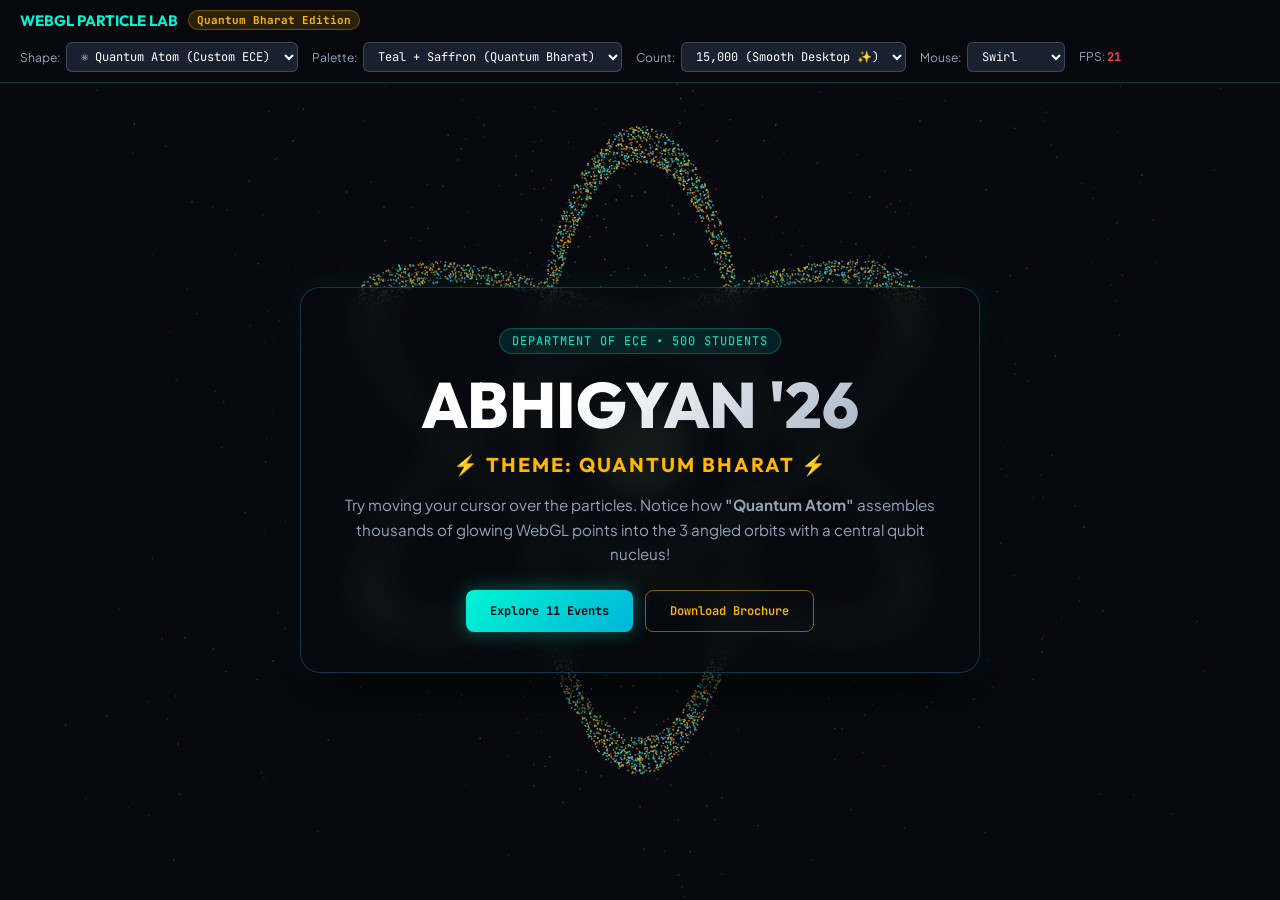
<file: particles_preview.html>
<!DOCTYPE html>
<html lang="en">
<head>
  <meta charset="UTF-8" />
  <meta name="viewport" content="width=device-width, initial-scale=1.0" />
  <title>WebGL Particle Simulation - Quantum Bharat Review</title>
  <link rel="preconnect" href="https://fonts.googleapis.com">
  <link rel="preconnect" href="https://fonts.gstatic.com" crossorigin>
  <link href="https://fonts.googleapis.com/css2?family=JetBrains+Mono:wght@400;600&family=Outfit:wght@600;700;800&family=Plus+Jakarta+Sans:wght@400;500;600;700&display=swap" rel="stylesheet">
  <style>
    *, *::before, *::after {
      box-sizing: border-box;
      margin: 0;
      padding: 0;
    }

    :root {
      --bg-dark: #07090e;
      --teal: #00f5d4;
      --saffron: #ffb703;
      --text-main: #f8fafc;
      --text-muted: #94a3b8;
    }

    body {
      background-color: var(--bg-dark);
      color: var(--text-main);
      font-family: 'Plus Jakarta Sans', sans-serif;
      min-height: 100vh;
      overflow-x: hidden;
      display: flex;
      flex-direction: column;
    }

    /* Review Toolbar */
    .toolbar {
      position: fixed;
      top: 0;
      left: 0;
      right: 0;
      z-index: 100;
      background: rgba(7, 9, 14, 0.92);
      border-bottom: 1px solid rgba(0, 245, 212, 0.2);
      backdrop-filter: blur(12px);
      padding: 10px 20px;
      display: flex;
      align-items: center;
      justify-content: space-between;
      flex-wrap: wrap;
      gap: 12px;
    }

    .toolbar-brand {
      display: flex;
      align-items: center;
      gap: 10px;
      font-family: 'Outfit', sans-serif;
      font-weight: 700;
      font-size: 15px;
      color: var(--teal);
    }

    .toolbar-brand .badge {
      background: rgba(255, 183, 3, 0.15);
      color: var(--saffron);
      border: 1px solid rgba(255, 183, 3, 0.3);
      padding: 2px 8px;
      border-radius: 999px;
      font-size: 11px;
      font-family: 'JetBrains Mono', monospace;
    }

    .controls {
      display: flex;
      align-items: center;
      gap: 14px;
      flex-wrap: wrap;
    }

    .ctrl-item {
      display: flex;
      align-items: center;
      gap: 6px;
      font-size: 12px;
      color: var(--text-muted);
    }

    select, button {
      background: rgba(30, 41, 59, 0.8);
      color: #fff;
      border: 1px solid rgba(148, 163, 184, 0.3);
      padding: 5px 10px;
      border-radius: 6px;
      font-size: 12px;
      font-family: 'JetBrains Mono', monospace;
      cursor: pointer;
      transition: all 0.2s;
    }

    select:hover, button:hover {
      border-color: var(--teal);
      color: var(--teal);
    }

    /* Simulation Canvas */
    #canvas-container {
      position: fixed;
      inset: 0;
      width: 100%;
      height: 100%;
      z-index: 1;
      cursor: crosshair;
    }

    canvas {
      width: 100%;
      height: 100%;
      display: block;
    }

    /* Overlay Hero Content */
    .hero-overlay {
      position: relative;
      z-index: 10;
      min-height: 100vh;
      display: flex;
      flex-direction: column;
      align-items: center;
      justify-content: center;
      text-align: center;
      padding: 100px 20px 40px;
      pointer-events: none; /* Mouse passes through to canvas */
    }

    .hero-card {
      background: rgba(7, 9, 14, 0.65);
      border: 1px solid rgba(56, 189, 248, 0.25);
      padding: 40px 30px;
      border-radius: 20px;
      backdrop-filter: blur(16px);
      max-width: 680px;
      box-shadow: 0 20px 50px rgba(0, 0, 0, 0.8), 0 0 30px rgba(0, 245, 212, 0.1);
      pointer-events: auto; /* Buttons & links clickable */
    }

    .badge-tag {
      display: inline-block;
      font-family: 'JetBrains Mono', monospace;
      font-size: 12px;
      color: var(--teal);
      background: rgba(0, 245, 212, 0.1);
      border: 1px solid rgba(0, 245, 212, 0.25);
      padding: 4px 12px;
      border-radius: 999px;
      letter-spacing: 1px;
      margin-bottom: 16px;
    }

    .hero-title {
      font-family: 'Outfit', sans-serif;
      font-size: clamp(2.5rem, 6vw, 4rem);
      font-weight: 800;
      line-height: 1.1;
      margin-bottom: 12px;
      background: linear-gradient(135deg, #ffffff 40%, #94a3b8 100%);
      -webkit-background-clip: text;
      -webkit-text-fill-color: transparent;
    }

    .hero-theme {
      font-family: 'Outfit', sans-serif;
      font-size: 1.25rem;
      font-weight: 700;
      color: var(--saffron);
      letter-spacing: 2px;
      margin-bottom: 16px;
    }

    .hero-desc {
      color: var(--text-muted);
      font-size: 0.95rem;
      line-height: 1.6;
      margin-bottom: 24px;
    }

    .btn-row {
      display: flex;
      gap: 12px;
      justify-content: center;
      flex-wrap: wrap;
    }

    .btn-glow {
      background: linear-gradient(135deg, #00f5d4, #00b4d8);
      color: #07090e;
      font-weight: 700;
      padding: 12px 24px;
      border-radius: 8px;
      border: none;
      box-shadow: 0 0 20px rgba(0, 245, 212, 0.35);
      cursor: pointer;
    }

    .btn-outline {
      background: transparent;
      border: 1px solid rgba(255, 183, 3, 0.5);
      color: var(--saffron);
      padding: 12px 24px;
      border-radius: 8px;
      font-weight: 600;
      cursor: pointer;
    }

    /* FPS Meter */
    #fps-counter {
      font-family: 'JetBrains Mono', monospace;
      color: #10b981;
      font-weight: 700;
    }
  </style>
</head>
<body>

  <!-- Review Toolbar -->
  <header class="toolbar">
    <div class="toolbar-brand">
      <span>WEBGL PARTICLE LAB</span>
      <span class="badge">Quantum Bharat Edition</span>
    </div>

    <div class="controls">
      <!-- Shape Selector -->
      <div class="ctrl-item">
        <span>Shape:</span>
        <select id="shapeSelect" onchange="changeShape(this.value)">
          <option value="quantum" selected>⚛️ Quantum Atom (Custom ECE)</option>
          <option value="ring">⭕ Quantum Ring</option>
          <option value="infinity">♾️ Infinity</option>
          <option value="spiral">🌀 Spiral Galaxy</option>
          <option value="saturn">🪐 Saturn</option>
          <option value="star">⭐ Star</option>
          <option value="random">✨ Ambient Flow</option>
        </select>
      </div>

      <!-- Palette Selector -->
      <div class="ctrl-item">
        <span>Palette:</span>
        <select id="paletteSelect" onchange="changePalette(this.value)">
          <option value="quantum" selected>Teal + Saffron (Quantum Bharat)</option>
          <option value="azure">Azure Cyan</option>
          <option value="solar">Solar Amber</option>
          <option value="aurora">Aurora Green</option>
        </select>
      </div>

      <!-- Particle Count -->
      <div class="ctrl-item">
        <span>Count:</span>
        <select id="countSelect" onchange="changeCount(this.value)">
          <option value="8000">8,000 (Mobile Safe 🚀)</option>
          <option value="15000" selected>15,000 (Smooth Desktop ✨)</option>
          <option value="35000">35,000 (Heavy Density 🔥)</option>
        </select>
      </div>

      <!-- Cursor Mode -->
      <div class="ctrl-item">
        <span>Mouse:</span>
        <select id="cursorSelect" onchange="changeCursor(this.value)">
          <option value="swirl" selected>Swirl</option>
          <option value="disperse">Disperse</option>
          <option value="attract">Attract</option>
        </select>
      </div>

      <!-- Live FPS -->
      <div class="ctrl-item">
        <span>FPS: <span id="fps-counter">60</span></span>
      </div>
    </div>
  </header>

  <!-- Interactive WebGL Canvas -->
  <div id="canvas-container">
    <canvas id="glcanvas"></canvas>
  </div>

  <!-- Hero Content Layer -->
  <div class="hero-overlay">
    <div class="hero-card">
      <span class="badge-tag">DEPARTMENT OF ECE • 500 STUDENTS</span>
      <h1 class="hero-title">ABHIGYAN '26</h1>
      <div class="hero-theme">⚡ THEME: QUANTUM BHARAT ⚡</div>
      <p class="hero-desc">
        Try moving your cursor over the particles. 
        Notice how <strong>"Quantum Atom"</strong> assembles thousands of glowing WebGL points into the 3 angled orbits with a central qubit nucleus!
      </p>
      <div class="btn-row">
        <button class="btn-glow">Explore 11 Events</button>
        <button class="btn-outline">Download Brochure</button>
      </div>
    </div>
  </div>

  <script>
    // =========================================================================
    // WebGL Engine adapted directly from your AnimatedParticles component
    // =========================================================================
    const canvas = document.getElementById('glcanvas');
    const gl = canvas.getContext('webgl') || canvas.getContext('experimental-webgl');

    let currentShape = "quantum";
    let currentPalette = "quantum";
    let particleCount = 15000;
    let cursorMode = "swirl";
    let interactive = true;
    const cursorRadius = 160;
    const cursorStrength = 0.18;
    const noiseScale = 0.0035;
    const noiseStrength = 0.05;
    const springStiffness = 0.045;
    const damping = 0.94;
    const lifespan = 240;

    const PALETTES = {
      quantum: ["#00F5D4", "#FFB703", "#38BDF8", "#FF9E00"],
      azure: ["#00F2FE", "#4FACFE", "#38BDF8", "#BAE6FD"],
      solar: ["#F97316", "#FDE047", "#FED7AA", "#FFEDD5"],
      aurora: ["#2DD4BF", "#818CF8", "#C084FC", "#E0E7FF"]
    };

    function hexToRgb(hex) {
      let c = hex.replace("#", "").trim();
      if (c.length === 3) c = c.split("").map(x => x + x).join("");
      const num = parseInt(c, 16);
      return [((num >> 16) & 255) / 255, ((num >> 8) & 255) / 255, (num & 255) / 255];
    }

    // Target Shape Computation (Added "quantum" for Quantum Bharat!)
    function computeShapeTarget(targetShape, i, total, w, h) {
      const minDim = Math.min(w, h);
      const cx = w * 0.5;
      const cy = h * 0.5;

      if (targetShape === "quantum") {
        // Quantum Bharat: 3 Angled Orbits (-30°, +30°, 90°) + Glowing Nucleus
        const pRatio = i / total;
        if (pRatio < 0.12) {
          // Central Quantum Nucleus / Qubit Singularity
          const r = Math.sqrt(Math.random()) * minDim * 0.055;
          const theta = Math.random() * Math.PI * 2;
          return [cx + Math.cos(theta) * r, cy + Math.sin(theta) * r];
        }

        let orbitAngle = 0;
        if (pRatio < 0.41) orbitAngle = -Math.PI / 6; // -30 deg
        else if (pRatio < 0.70) orbitAngle = Math.PI / 6; // +30 deg
        else orbitAngle = Math.PI / 2; // 90 deg (vertical)

        const t = Math.random() * Math.PI * 2;
        const a = minDim * (0.34 + (Math.random() - 0.5) * 0.04);
        const b = a * 0.35;
        const ex = Math.cos(t) * a;
        const ey = Math.sin(t) * b;

        const rx = ex * Math.cos(orbitAngle) - ey * Math.sin(orbitAngle);
        const ry = ex * Math.sin(orbitAngle) + ey * Math.cos(orbitAngle);
        return [cx + rx, cy + ry];
      }

      if (targetShape === "ring") {
        const angle = Math.random() * Math.PI * 2;
        const r = minDim * (0.32 + (Math.random() - 0.5) * 0.05);
        return [cx + Math.cos(angle) * r, cy + Math.sin(angle) * r];
      }

      if (targetShape === "infinity") {
        const t = Math.random() * Math.PI * 2;
        const scale = minDim * 0.42;
        const denom = 1 + Math.sin(t) * Math.sin(t);
        const jitter = (Math.random() - 0.5) * (minDim * 0.03);
        const ix = (scale * Math.cos(t)) / denom + jitter;
        const iy = (scale * Math.sin(t) * Math.cos(t)) / denom + jitter;
        return [cx + ix, cy + iy];
      }

      if (targetShape === "spiral") {
        const arm = Math.random() > 0.5 ? 0 : Math.PI;
        const r = Math.pow(Math.random(), 0.55) * minDim * 0.42;
        const theta = (r / minDim) * 12.0 + arm + (Math.random() - 0.5) * 0.22;
        return [cx + Math.cos(theta) * r, cy + Math.sin(theta) * r];
      }

      if (targetShape === "saturn") {
        if (Math.random() < 0.5) {
          const angle = Math.random() * Math.PI * 2;
          const rRing = minDim * (0.30 + Math.random() * 0.12);
          const rx = Math.cos(angle) * rRing;
          const ry = Math.sin(angle) * rRing * 0.28;
          const tilt = -0.45;
          return [cx + rx * Math.cos(tilt) - ry * Math.sin(tilt), cy + rx * Math.sin(tilt) + ry * Math.cos(tilt)];
        } else {
          const theta = Math.random() * Math.PI * 2;
          const r = Math.sqrt(Math.random()) * minDim * 0.18;
          return [cx + Math.cos(theta) * r, cy + Math.sin(theta) * r];
        }
      }

      if (targetShape === "star") {
        const angle = Math.random() * Math.PI * 2;
        const points = 5;
        const section = Math.PI / points;
        const aMod = ((angle % (section * 2)) + section * 2) % (section * 2);
        const t = aMod / section;
        const baseR = t < 1 ? 0.42 + 0.58 * t : 1.0 - 0.58 * (t - 1);
        const scale = minDim * 0.36;
        return [cx + Math.cos(angle - Math.PI / 2) * baseR * scale, cy + Math.sin(angle - Math.PI / 2) * baseR * scale];
      }

      // Default random
      return [Math.random() * w, Math.random() * h];
    }

    const VERTEX_SHADER = `
      attribute vec2 a_position;
      attribute float a_life;
      attribute float a_maxLife;
      attribute vec3 a_color;

      uniform vec2 u_resolution;
      uniform float u_particleSize;
      uniform float u_particleOpacity;

      varying float v_alpha;
      varying vec3 v_color;

      void main() {
        float lifeRatio = clamp(a_life / a_maxLife, 0.0, 1.0);
        v_alpha = sin(lifeRatio * 3.14159265) * u_particleOpacity;
        v_color = a_color;

        vec2 clipSpace = (a_position / u_resolution) * 2.0 - 1.0;
        gl_Position = vec4(clipSpace * vec2(1.0, -1.0), 0.0, 1.0);
        gl_PointSize = u_particleSize;
      }
    `;

    const FRAGMENT_SHADER = `
      precision highp float;
      varying float v_alpha;
      varying vec3 v_color;

      void main() {
        vec2 coord = gl_PointCoord - vec2(0.5);
        float dist = length(coord);
        if (dist > 0.5) discard;
        // Soft radial particle edge
        float softAlpha = smoothstep(0.5, 0.1, dist);
        gl_FragColor = vec4(v_color, v_alpha * softAlpha);
      }
    `;

    function createShader(type, source) {
      const shader = gl.createShader(type);
      gl.shaderSource(shader, source);
      gl.compileShader(shader);
      return shader;
    }

    const program = gl.createProgram();
    gl.attachShader(program, createShader(gl.VERTEX_SHADER, VERTEX_SHADER));
    gl.attachShader(program, createShader(gl.FRAGMENT_SHADER, FRAGMENT_SHADER));
    gl.linkProgram(program);
    gl.useProgram(program);

    const aPosition = gl.getAttribLocation(program, "a_position");
    const aLife = gl.getAttribLocation(program, "a_life");
    const aMaxLife = gl.getAttribLocation(program, "a_maxLife");
    const aColor = gl.getAttribLocation(program, "a_color");

    const uResolution = gl.getUniformLocation(program, "u_resolution");
    const uParticleSize = gl.getUniformLocation(program, "u_particleSize");
    const uParticleOpacity = gl.getUniformLocation(program, "u_particleOpacity");

    let positions, targets, velocities, lives, maxLives, colorAttrs;
    let posBuffer = gl.createBuffer();
    let lifeBuffer = gl.createBuffer();
    let maxLifeBuffer = gl.createBuffer();
    let colorBuffer = gl.createBuffer();

    function initArrays(count) {
      positions = new Float32Array(count * 2);
      targets = new Float32Array(count * 2);
      velocities = new Float32Array(count * 2);
      lives = new Float32Array(count);
      maxLives = new Float32Array(count);
      colorAttrs = new Float32Array(count * 3);

      const dpr = Math.min(window.devicePixelRatio || 1, 2);
      const w = canvas.width;
      const h = canvas.height;
      const palette = PALETTES[currentPalette].map(hexToRgb);

      for (let i = 0; i < count; i++) {
        const [tx, ty] = computeShapeTarget(currentShape, i, count, w, h);
        targets[i * 2] = tx;
        targets[i * 2 + 1] = ty;

        positions[i * 2] = tx + (Math.random() - 0.5) * 40;
        positions[i * 2 + 1] = ty + (Math.random() - 0.5) * 40;
        velocities[i * 2] = (Math.random() - 0.5) * 0.5;
        velocities[i * 2 + 1] = (Math.random() - 0.5) * 0.5;

        const mLife = lifespan * (0.8 + Math.random() * 0.4);
        maxLives[i] = mLife;
        lives[i] = Math.random() * mLife;

        const rgb = palette[Math.floor(Math.random() * palette.length)];
        colorAttrs[i * 3] = rgb[0];
        colorAttrs[i * 3 + 1] = rgb[1];
        colorAttrs[i * 3 + 2] = rgb[2];
      }
    }

    const mouse = { x: -9999, y: -9999, vx: 0, vy: 0, active: false };

    window.addEventListener('mousemove', (e) => {
      const dpr = Math.min(window.devicePixelRatio || 1, 2);
      const newX = e.clientX * dpr;
      const newY = e.clientY * dpr;
      if (mouse.x !== -9999) {
        mouse.vx = newX - mouse.x;
        mouse.vy = newY - mouse.y;
      }
      mouse.x = newX;
      mouse.y = newY;
      mouse.active = true;
    });

    window.addEventListener('mouseleave', () => {
      mouse.active = false;
      mouse.x = -9999;
      mouse.y = -9999;
    });

    // Touch support for mobile devices
    window.addEventListener('touchmove', (e) => {
      if (e.touches.length > 0) {
        const dpr = Math.min(window.devicePixelRatio || 1, 2);
        mouse.x = e.touches[0].clientX * dpr;
        mouse.y = e.touches[0].clientY * dpr;
        mouse.active = true;
      }
    }, { passive: true });

    window.addEventListener('touchend', () => {
      mouse.active = false;
    });

    function resize() {
      const dpr = Math.min(window.devicePixelRatio || 1, 2);
      const dw = Math.floor(window.innerWidth * dpr);
      const dh = Math.floor(window.innerHeight * dpr);
      if (canvas.width !== dw || canvas.height !== dh) {
        canvas.width = dw;
        canvas.height = dh;
        gl.viewport(0, 0, dw, dh);
        initArrays(particleCount);
      }
    }
    window.addEventListener('resize', resize);
    resize();

    // UI Controls
    function changeShape(s) {
      currentShape = s;
      const w = canvas.width;
      const h = canvas.height;
      for (let i = 0; i < particleCount; i++) {
        const [tx, ty] = computeShapeTarget(currentShape, i, particleCount, w, h);
        targets[i * 2] = tx;
        targets[i * 2 + 1] = ty;
      }
    }

    function changePalette(p) {
      currentPalette = p;
      const palette = PALETTES[currentPalette].map(hexToRgb);
      for (let i = 0; i < particleCount; i++) {
        const rgb = palette[Math.floor(Math.random() * palette.length)];
        colorAttrs[i * 3] = rgb[0];
        colorAttrs[i * 3 + 1] = rgb[1];
        colorAttrs[i * 3 + 2] = rgb[2];
      }
    }

    function changeCount(c) {
      particleCount = parseInt(c);
      initArrays(particleCount);
    }

    function changeCursor(m) {
      cursorMode = m;
    }

    // FPS Meter
    let lastTime = performance.now();
    let frameCount = 0;
    const fpsElem = document.getElementById('fps-counter');

    let time = 0;
    function render() {
      time += 0.012;
      frameCount++;
      const now = performance.now();
      if (now - lastTime >= 1000) {
        const fps = Math.round((frameCount * 1000) / (now - lastTime));
        fpsElem.innerText = fps;
        fpsElem.style.color = fps >= 50 ? '#10b981' : (fps >= 30 ? '#f59e0b' : '#ef4444');
        frameCount = 0;
        lastTime = now;
      }

      const w = canvas.width;
      const h = canvas.height;
      const isRandom = currentShape === "random";
      const spring = isRandom ? 0.0 : springStiffness;

      for (let i = 0; i < particleCount; i++) {
        lives[i] += 1;
        if (lives[i] >= maxLives[i]) {
          lives[i] = 0;
          const [tx, ty] = computeShapeTarget(currentShape, i, particleCount, w, h);
          targets[i * 2] = tx;
          targets[i * 2 + 1] = ty;
        }

        const px = positions[i * 2];
        const py = positions[i * 2 + 1];
        const tx = targets[i * 2];
        const ty = targets[i * 2 + 1];

        let fx = (tx - px) * spring;
        let fy = (ty - py) * spring;

        const angle = Math.sin(px * noiseScale + time) * Math.cos(py * noiseScale + time) * Math.PI * 2;
        const curlMag = isRandom ? noiseStrength * 2.0 : noiseStrength * 0.5;
        fx += Math.cos(angle) * curlMag;
        fy += Math.sin(angle) * curlMag;

        velocities[i * 2] = (velocities[i * 2] + fx) * damping;
        velocities[i * 2 + 1] = (velocities[i * 2 + 1] + fy) * damping;

        if (interactive && mouse.active) {
          const dx = px - mouse.x;
          const dy = py - mouse.y;
          const dist = Math.sqrt(dx * dx + dy * dy);

          if (dist < cursorRadius && dist > 0) {
            const factor = (1 - dist / cursorRadius) * cursorStrength;
            if (cursorMode === "disperse") {
              velocities[i * 2] += (dx / dist) * factor * 14.0;
              velocities[i * 2 + 1] += (dy / dist) * factor * 14.0;
            } else if (cursorMode === "attract") {
              velocities[i * 2] -= (dx / dist) * factor * 12.0;
              velocities[i * 2 + 1] -= (dy / dist) * factor * 12.0;
            } else if (cursorMode === "swirl") {
              velocities[i * 2] += (-dy / dist) * factor * 15.0;
              velocities[i * 2 + 1] += (dx / dist) * factor * 15.0;
            }
          }
        }

        positions[i * 2] += velocities[i * 2];
        positions[i * 2 + 1] += velocities[i * 2 + 1];

        if (isRandom) {
          if (positions[i * 2] < -20) positions[i * 2] = w + 20;
          else if (positions[i * 2] > w + 20) positions[i * 2] = -20;
          if (positions[i * 2 + 1] < -20) positions[i * 2 + 1] = h + 20;
          else if (positions[i * 2 + 1] > h + 20) positions[i * 2 + 1] = -20;
        }
      }

      gl.clearColor(0.027, 0.035, 0.055, 1.0);
      gl.clear(gl.COLOR_BUFFER_BIT);

      gl.enable(gl.BLEND);
      gl.blendFunc(gl.SRC_ALPHA, gl.ONE_MINUS_SRC_ALPHA);

      gl.uniform2f(uResolution, w, h);
      gl.uniform1f(uParticleSize, 2.8);
      gl.uniform1f(uParticleOpacity, 0.85);

      gl.bindBuffer(gl.ARRAY_BUFFER, posBuffer);
      gl.bufferData(gl.ARRAY_BUFFER, positions, gl.DYNAMIC_DRAW);
      gl.enableVertexAttribArray(aPosition);
      gl.vertexAttribPointer(aPosition, 2, gl.FLOAT, false, 0, 0);

      gl.bindBuffer(gl.ARRAY_BUFFER, lifeBuffer);
      gl.bufferData(gl.ARRAY_BUFFER, lives, gl.DYNAMIC_DRAW);
      gl.enableVertexAttribArray(aLife);
      gl.vertexAttribPointer(aLife, 1, gl.FLOAT, false, 0, 0);

      gl.bindBuffer(gl.ARRAY_BUFFER, maxLifeBuffer);
      gl.bufferData(gl.ARRAY_BUFFER, maxLives, gl.DYNAMIC_DRAW);
      gl.enableVertexAttribArray(aMaxLife);
      gl.vertexAttribPointer(aMaxLife, 1, gl.FLOAT, false, 0, 0);

      gl.bindBuffer(gl.ARRAY_BUFFER, colorBuffer);
      gl.bufferData(gl.ARRAY_BUFFER, colorAttrs, gl.DYNAMIC_DRAW);
      gl.enableVertexAttribArray(aColor);
      gl.vertexAttribPointer(aColor, 3, gl.FLOAT, false, 0, 0);

      gl.drawArrays(gl.POINTS, 0, particleCount);

      requestAnimationFrame(render);
    }

    render();
  </script>
</body>
</html>
</file>
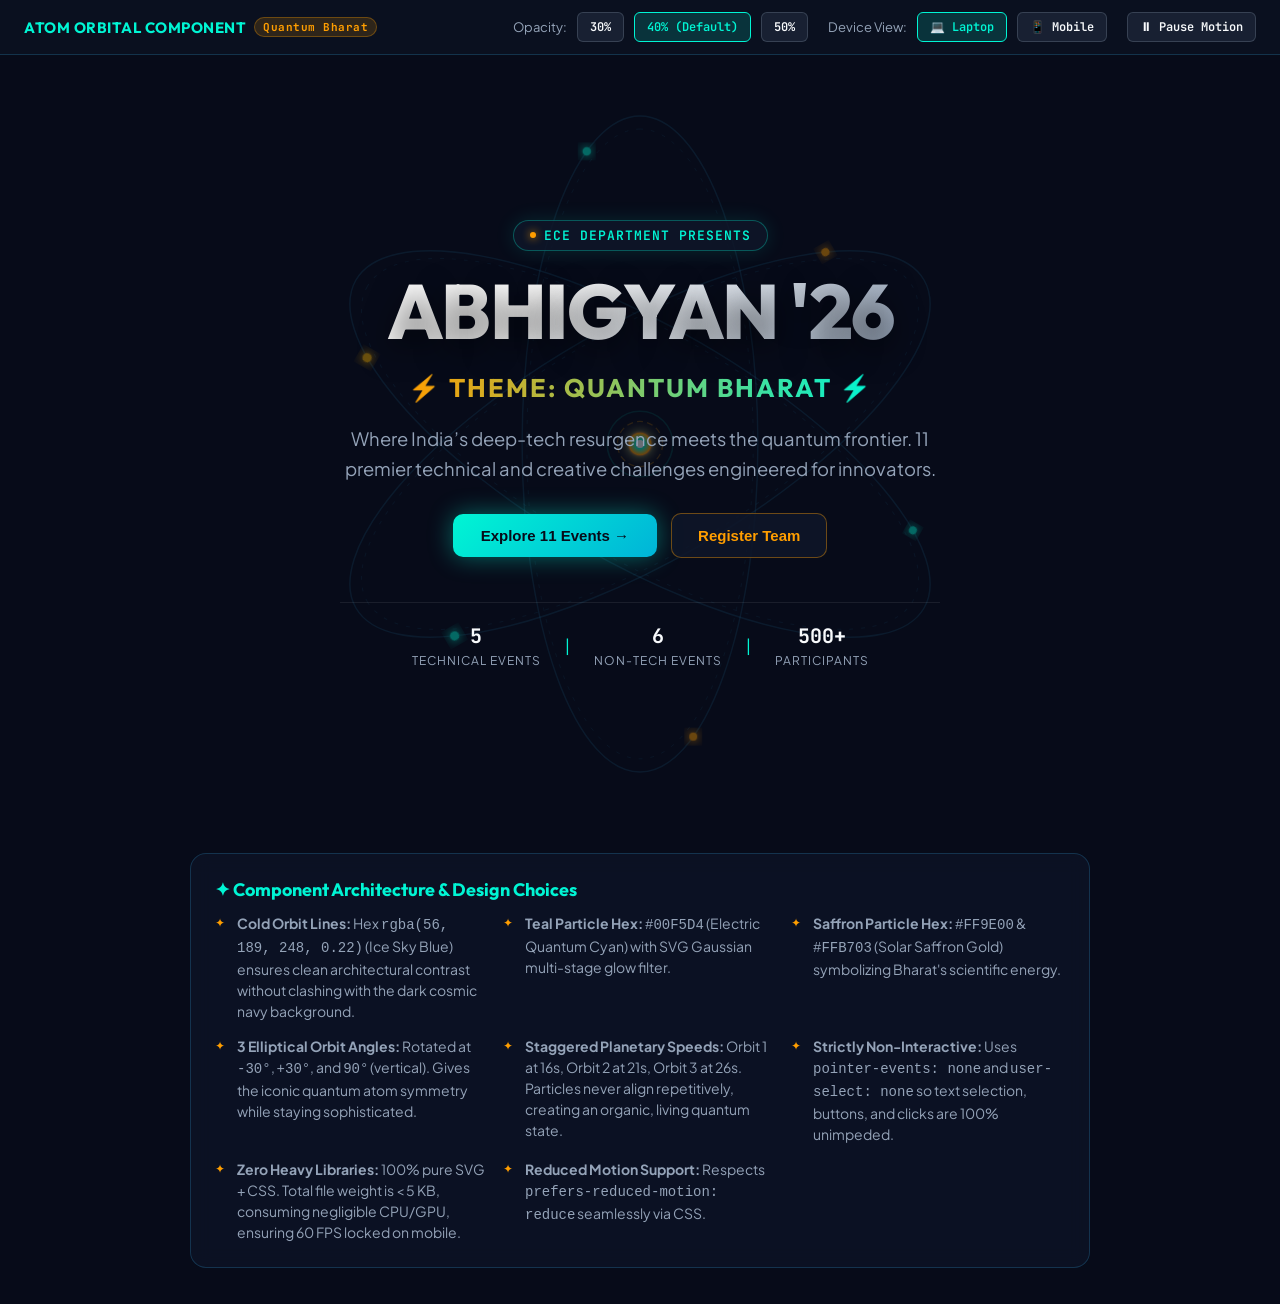
<file: preview.html>
<!DOCTYPE html>
<html lang="en">
<head>
  <meta charset="UTF-8" />
  <meta name="viewport" content="width=device-width, initial-scale=1.0" />
  <title>Quantum Bharat Orbital Component Review - Abhigyan'26</title>
  <!-- Google Fonts for High-Tech Typography -->
  <link rel="preconnect" href="https://fonts.googleapis.com">
  <link rel="preconnect" href="https://fonts.gstatic.com" crossorigin>
  <link href="https://fonts.googleapis.com/css2?family=JetBrains+Mono:wght@400;500;600&family=Outfit:wght@400;600;700;800&family=Plus+Jakarta+Sans:wght@400;500;600;700&display=swap" rel="stylesheet">
  <style>
    /* =========================================
       CSS RESET & BASE THEME TOKENS
       ========================================= */
    *, *::before, *::after {
      box-sizing: border-box;
      margin: 0;
      padding: 0;
    }

    :root {
      --bg-dark: #070B19;
      --bg-card: rgba(15, 23, 42, 0.7);
      --teal-glow: #00F5D4;
      --teal-dim: rgba(0, 245, 212, 0.35);
      --saffron-glow: #FF9E00;
      --saffron-solar: #FFB703;
      --saffron-dim: rgba(255, 158, 0, 0.35);
      --orbit-cold: rgba(56, 189, 248, 0.22);
      --orbit-cold-bright: rgba(56, 189, 248, 0.45);
      --text-main: #F8FAFC;
      --text-muted: #94A3B8;
      --component-opacity: 0.4;
    }

    body {
      background-color: var(--bg-dark);
      color: var(--text-main);
      font-family: 'Plus Jakarta Sans', -apple-system, BlinkMacSystemFont, sans-serif;
      min-height: 100vh;
      overflow-x: hidden;
      display: flex;
      flex-direction: column;
      align-items: center;
      justify-content: flex-start;
    }

    /* Top Review Controller Bar (For Testing & Review) */
    .review-toolbar {
      width: 100%;
      background: rgba(11, 17, 32, 0.95);
      border-bottom: 1px solid rgba(56, 189, 248, 0.2);
      backdrop-filter: blur(12px);
      padding: 12px 24px;
      display: flex;
      flex-wrap: wrap;
      align-items: center;
      justify-content: space-between;
      gap: 16px;
      position: sticky;
      top: 0;
      z-index: 50;
    }

    .toolbar-title {
      font-family: 'Outfit', sans-serif;
      font-size: 15px;
      font-weight: 700;
      letter-spacing: 0.5px;
      color: var(--teal-glow);
      display: flex;
      align-items: center;
      gap: 8px;
    }

    .toolbar-title .badge {
      background: rgba(255, 158, 0, 0.15);
      color: var(--saffron-glow);
      border: 1px solid rgba(255, 158, 0, 0.3);
      font-size: 11px;
      padding: 2px 8px;
      border-radius: 9999px;
      font-family: 'JetBrains Mono', monospace;
    }

    .toolbar-controls {
      display: flex;
      align-items: center;
      gap: 20px;
      flex-wrap: wrap;
    }

    .control-group {
      display: flex;
      align-items: center;
      gap: 10px;
      font-size: 13px;
      color: var(--text-muted);
    }

    .btn-toggle {
      background: rgba(30, 41, 59, 0.7);
      border: 1px solid rgba(148, 163, 184, 0.25);
      color: var(--text-main);
      padding: 6px 12px;
      border-radius: 6px;
      font-size: 12px;
      font-weight: 600;
      cursor: pointer;
      transition: all 0.2s ease;
      font-family: 'JetBrains Mono', monospace;
    }

    .btn-toggle:hover {
      border-color: var(--teal-glow);
      color: var(--teal-glow);
    }

    .btn-toggle.active {
      background: rgba(0, 245, 212, 0.15);
      border-color: var(--teal-glow);
      color: var(--teal-glow);
    }

    /* Container for viewport testing */
    .viewport-wrapper {
      width: 100%;
      max-width: 100%;
      display: flex;
      justify-content: center;
      padding: 20px;
      transition: all 0.3s cubic-bezier(0.4, 0, 0.2, 1);
    }

    .viewport-wrapper.mobile-frame {
      max-width: 390px;
      border: 2px solid rgba(56, 189, 248, 0.3);
      border-radius: 36px;
      margin: 20px auto;
      padding: 0;
      box-shadow: 0 25px 60px -15px rgba(0, 0, 0, 0.8), 0 0 30px rgba(0, 245, 212, 0.1);
      overflow: hidden;
      min-height: 720px;
    }

    /* =========================================
       HERO SECTION WITH QUANTUM ORBIT BACKGROUND
       ========================================= */
    .hero-container {
      position: relative;
      width: 100%;
      min-height: 82vh;
      display: flex;
      align-items: center;
      justify-content: center;
      overflow: hidden;
      padding: 60px 20px;
    }

    /* Background Layer holding the Quantum Orbital Component */
    .quantum-orbital-background {
      position: absolute;
      top: 50%;
      left: 50%;
      transform: translate(-50%, -50%);
      width: 100%;
      max-width: 820px;
      height: auto;
      aspect-ratio: 1 / 1;
      pointer-events: none; /* strictly non-interactive */
      user-select: none;
      z-index: 1; /* Behind hero content */
      opacity: var(--component-opacity);
      transition: opacity 0.3s ease;
    }

    /* SVG internal styling */
    .quantum-orbital-svg {
      width: 100%;
      height: 100%;
      display: block;
      overflow: visible;
    }

    /* Cold Orbit Tracks */
    .orbit-line {
      fill: none;
      stroke: var(--orbit-cold);
      stroke-width: 1.4;
      transition: stroke 0.3s ease;
    }

    .orbit-line-dashed {
      fill: none;
      stroke: rgba(56, 189, 248, 0.15);
      stroke-width: 1;
      stroke-dasharray: 4 8;
    }

    /* Central Quantum Core */
    .nucleus-outer {
      fill: none;
      stroke: rgba(0, 245, 212, 0.2);
      stroke-width: 1.5;
      animation: corePulse 4s ease-in-out infinite;
    }

    .nucleus-mid {
      fill: none;
      stroke: rgba(255, 158, 0, 0.35);
      stroke-width: 1.2;
      stroke-dasharray: 6 4;
      animation: coreSpin 20s linear infinite;
      transform-origin: 400px 400px;
    }

    .nucleus-inner {
      fill: url(#nucleusGradient);
      filter: url(#glowCore);
    }

    /* CSS Keyframes for Nucleus & Rotations */
    @keyframes corePulse {
      0%, 100% {
        r: 32px;
        opacity: 0.3;
      }
      50% {
        r: 38px;
        opacity: 0.7;
      }
    }

    @keyframes coreSpin {
      from { transform: rotate(0deg); }
      to { transform: rotate(360deg); }
    }

    /* Respect reduced motion preference */
    @media (prefers-reduced-motion: reduce) {
      .quantum-orbital-svg * {
        animation-play-state: paused !important;
      }
      .nucleus-outer, .nucleus-mid {
        animation: none !important;
      }
    }

    /* =========================================
       HERO FOREGROUND CONTENT (HIGH LEGIBILITY)
       ========================================= */
    .hero-content {
      position: relative;
      z-index: 10; /* Cleanly above the 30-50% opacity background */
      text-align: center;
      max-width: 760px;
      display: flex;
      flex-direction: column;
      align-items: center;
      gap: 20px;
    }

    .department-badge {
      display: inline-flex;
      align-items: center;
      gap: 8px;
      padding: 6px 16px;
      background: rgba(15, 23, 42, 0.8);
      border: 1px solid rgba(0, 245, 212, 0.3);
      border-radius: 9999px;
      font-size: 13px;
      font-weight: 600;
      color: var(--teal-glow);
      letter-spacing: 1px;
      text-transform: uppercase;
      font-family: 'JetBrains Mono', monospace;
      box-shadow: 0 0 20px rgba(0, 245, 212, 0.12);
    }

    .department-badge .dot {
      width: 6px;
      height: 6px;
      border-radius: 50%;
      background-color: var(--saffron-glow);
      box-shadow: 0 0 8px var(--saffron-glow);
    }

    .symposium-title {
      font-family: 'Outfit', sans-serif;
      font-size: clamp(2.8rem, 7vw, 4.8rem);
      font-weight: 800;
      line-height: 1.05;
      letter-spacing: -1.5px;
      background: linear-gradient(135deg, #FFFFFF 30%, #E2E8F0 60%, #94A3B8 100%);
      -webkit-background-clip: text;
      -webkit-text-fill-color: transparent;
      text-shadow: 0 10px 30px rgba(0, 0, 0, 0.5);
    }

    .theme-pill {
      font-family: 'Outfit', sans-serif;
      font-size: clamp(1.1rem, 2.8vw, 1.6rem);
      font-weight: 700;
      letter-spacing: 2px;
      text-transform: uppercase;
      display: inline-flex;
      align-items: center;
      gap: 10px;
      background: linear-gradient(90deg, var(--saffron-glow), var(--teal-glow));
      -webkit-background-clip: text;
      -webkit-text-fill-color: transparent;
    }

    .hero-subtitle {
      font-size: clamp(0.95rem, 2vw, 1.15rem);
      color: var(--text-muted);
      line-height: 1.6;
      max-width: 600px;
    }

    .cta-group {
      display: flex;
      align-items: center;
      justify-content: center;
      gap: 14px;
      margin-top: 10px;
      flex-wrap: wrap;
    }

    .btn-primary {
      background: linear-gradient(135deg, #00F5D4, #00B4D8);
      color: #070B19;
      font-weight: 700;
      font-size: 15px;
      padding: 13px 28px;
      border-radius: 10px;
      text-decoration: none;
      display: inline-flex;
      align-items: center;
      gap: 8px;
      box-shadow: 0 0 25px rgba(0, 245, 212, 0.4);
      transition: all 0.25s ease;
      border: none;
      cursor: pointer;
    }

    .btn-primary:hover {
      transform: translateY(-2px);
      box-shadow: 0 0 35px rgba(0, 245, 212, 0.6);
    }

    .btn-secondary {
      background: rgba(15, 23, 42, 0.85);
      border: 1px solid rgba(255, 158, 0, 0.4);
      color: var(--saffron-glow);
      font-weight: 600;
      font-size: 15px;
      padding: 13px 26px;
      border-radius: 10px;
      text-decoration: none;
      display: inline-flex;
      align-items: center;
      gap: 8px;
      transition: all 0.25s ease;
      cursor: pointer;
    }

    .btn-secondary:hover {
      background: rgba(255, 158, 0, 0.1);
      border-color: var(--saffron-glow);
      transform: translateY(-2px);
    }

    /* Stats bar preview below hero */
    .quick-stats {
      display: flex;
      align-items: center;
      justify-content: center;
      gap: 24px;
      margin-top: 24px;
      padding-top: 20px;
      border-top: 1px solid rgba(255, 255, 255, 0.08);
      width: 100%;
      flex-wrap: wrap;
    }

    .stat-item {
      display: flex;
      flex-direction: column;
      align-items: center;
      gap: 4px;
    }

    .stat-value {
      font-family: 'JetBrains Mono', monospace;
      font-size: 1.25rem;
      font-weight: 700;
      color: var(--text-main);
    }

    .stat-label {
      font-size: 0.75rem;
      text-transform: uppercase;
      letter-spacing: 1px;
      color: var(--text-muted);
    }

    /* Explanatory Note Card */
    .notes-card {
      width: 100%;
      max-width: 900px;
      background: rgba(15, 23, 42, 0.6);
      border: 1px solid rgba(56, 189, 248, 0.2);
      border-radius: 16px;
      padding: 24px;
      margin: 20px auto 40px;
      backdrop-filter: blur(10px);
    }

    .notes-title {
      font-family: 'Outfit', sans-serif;
      font-size: 18px;
      font-weight: 700;
      color: var(--teal-glow);
      margin-bottom: 12px;
      display: flex;
      align-items: center;
      gap: 8px;
    }

    .notes-list {
      list-style: none;
      display: grid;
      grid-template-columns: repeat(auto-fit, minmax(260px, 1fr));
      gap: 14px;
      color: var(--text-muted);
      font-size: 14px;
      line-height: 1.5;
    }

    .notes-list li {
      position: relative;
      padding-left: 22px;
    }

    .notes-list li::before {
      content: "✦";
      position: absolute;
      left: 0;
      top: 1px;
      color: var(--saffron-glow);
      font-size: 12px;
    }
  </style>
</head>
<body>

  <!-- =======================================================
       TOP TOOLBAR (Allows you to review & test all parameters)
       ======================================================= -->
  <header class="review-toolbar">
    <div class="toolbar-title">
      <span>ATOM ORBITAL COMPONENT</span>
      <span class="badge">Quantum Bharat</span>
    </div>

    <div class="toolbar-controls">
      <!-- Opacity Selector (30%, 40%, 50%) -->
      <div class="control-group">
        <span>Opacity:</span>
        <button class="btn-toggle" onclick="setOpacity(0.3, this)">30%</button>
        <button class="btn-toggle active" onclick="setOpacity(0.4, this)">40% (Default)</button>
        <button class="btn-toggle" onclick="setOpacity(0.5, this)">50%</button>
      </div>

      <!-- Viewport Device Switcher (Desktop vs Mobile) -->
      <div class="control-group">
        <span>Device View:</span>
        <button class="btn-toggle active" id="btnDesk" onclick="setViewMode('desktop')">💻 Laptop</button>
        <button class="btn-toggle" id="btnMob" onclick="setViewMode('mobile')">📱 Mobile</button>
      </div>

      <!-- Pause/Resume Motion (simulates prefers-reduced-motion) -->
      <div class="control-group">
        <button class="btn-toggle" id="btnMotion" onclick="toggleMotion()">⏸ Pause Motion</button>
      </div>
    </div>
  </header>

  <!-- =======================================================
       VIEWPORT WRAPPER (Switches between Desktop & Mobile)
       ======================================================= -->
  <main class="viewport-wrapper" id="viewportContainer">
    <section class="hero-container">

      <!-- =====================================================
           THE QUANTUM ORBITAL BACKGROUND COMPONENT
           (Pure SVG + Pure CSS animations, strictly non-interactive,
            3 angled orbits, teal & saffron particles on cold lines)
           ===================================================== -->
      <div class="quantum-orbital-background" id="orbitalComponent" aria-hidden="true">
        <svg class="quantum-orbital-svg" viewBox="0 0 800 800" xmlns="http://www.w3.org/2000/svg">
          <defs>
            <!-- Particle Glow Filters -->
            <!-- Teal Glow Filter -->
            <filter id="glow-teal" x="-50%" y="-50%" width="200%" height="200%">
              <feGaussianBlur in="SourceGraphic" stdDeviation="4" result="blur1" />
              <feGaussianBlur in="SourceGraphic" stdDeviation="8" result="blur2" />
              <feMerge>
                <feMergeNode in="blur2" />
                <feMergeNode in="blur1" />
                <feMergeNode in="SourceGraphic" />
              </feMerge>
            </filter>

            <!-- Saffron Glow Filter -->
            <filter id="glow-saffron" x="-50%" y="-50%" width="200%" height="200%">
              <feGaussianBlur in="SourceGraphic" stdDeviation="4" result="blur1" />
              <feGaussianBlur in="SourceGraphic" stdDeviation="8" result="blur2" />
              <feMerge>
                <feMergeNode in="blur2" />
                <feMergeNode in="blur1" />
                <feMergeNode in="SourceGraphic" />
              </feMerge>
            </filter>

            <!-- Core Glow Filter -->
            <filter id="glowCore" x="-40%" y="-40%" width="180%" height="180%">
              <feGaussianBlur in="SourceGraphic" stdDeviation="6" result="blur" />
              <feMerge>
                <feMergeNode in="blur" />
                <feMergeNode in="SourceGraphic" />
              </feMerge>
            </filter>

            <!-- Core Radial Gradient (Fusion of Teal & Saffron) -->
            <radialGradient id="nucleusGradient" cx="50%" cy="50%" r="50%">
              <stop offset="0%" stop-color="#FFFFFF" />
              <stop offset="30%" stop-color="#00F5D4" />
              <stop offset="75%" stop-color="#FF9E00" />
              <stop offset="100%" stop-color="#070B19" stop-opacity="0" />
            </radialGradient>

            <!-- Master Orbit Paths (Defined once, used for both tracks & motion paths) -->
            <!-- Ellipse 1: rx=320, ry=115, centered at (400, 400) -->
            <path id="path-orbit-1" d="M 80,400 a 320,115 0 1,0 640,0 a 320,115 0 1,0 -640,0" />
            <!-- Ellipse 2: rx=320, ry=115, centered at (400, 400) -->
            <path id="path-orbit-2" d="M 80,400 a 320,115 0 1,0 640,0 a 320,115 0 1,0 -640,0" />
            <!-- Ellipse 3: rx=320, ry=115, centered at (400, 400) -->
            <path id="path-orbit-3" d="M 80,400 a 320,115 0 1,0 640,0 a 320,115 0 1,0 -640,0" />
          </defs>

          <!-- ==============================================
               ORBIT 1: Angled at -30 degrees
               Features: 1 Teal Particle + 1 Saffron Particle
               Speed: 16 seconds (Staggered)
               ============================================== -->
          <g transform="rotate(-30 400 400)">
            <!-- Cold Solid Track Line -->
            <use href="#path-orbit-1" class="orbit-line" />
            <!-- Concentric Faint Dashed Accents (Subtle high-tech ECE feel) -->
            <use href="#path-orbit-1" class="orbit-line-dashed" transform="scale(0.96) translate(16.6 16.6)" />

            <!-- Particle 1: Electric Teal (Clockwise, 16s) -->
            <circle r="4.5" fill="#00F5D4" filter="url(#glow-teal)">
              <animateMotion dur="16s" repeatCount="indefinite">
                <mpath href="#path-orbit-1" />
              </animateMotion>
            </circle>

            <!-- Particle 2: Solar Saffron (Trailing half-cycle behind at 8s) -->
            <circle r="4" fill="#FF9E00" filter="url(#glow-saffron)">
              <animateMotion dur="16s" begin="-8s" repeatCount="indefinite">
                <mpath href="#path-orbit-1" />
              </animateMotion>
            </circle>
          </g>

          <!-- ==============================================
               ORBIT 2: Angled at +30 degrees
               Features: 1 Saffron Particle + 1 Teal Particle
               Speed: 21 seconds (Staggered speed)
               ============================================== -->
          <g transform="rotate(30 400 400)">
            <!-- Cold Solid Track Line -->
            <use href="#path-orbit-2" class="orbit-line" />
            <!-- Dashed Track Accent -->
            <use href="#path-orbit-2" class="orbit-line-dashed" transform="scale(0.96) translate(16.6 16.6)" />

            <!-- Particle 3: Solar Saffron (Starts at 0s, 21s cycle) -->
            <circle r="4.5" fill="#FFB703" filter="url(#glow-saffron)">
              <animateMotion dur="21s" repeatCount="indefinite">
                <mpath href="#path-orbit-2" />
              </animateMotion>
            </circle>

            <!-- Particle 4: Electric Teal (Starts at -10.5s offset) -->
            <circle r="3.8" fill="#00F5D4" filter="url(#glow-teal)">
              <animateMotion dur="21s" begin="-10.5s" repeatCount="indefinite">
                <mpath href="#path-orbit-2" />
              </animateMotion>
            </circle>
          </g>

          <!-- ==============================================
               ORBIT 3: Angled at 90 degrees (Vertical Axis)
               Features: 1 Teal Particle + 1 Saffron Particle
               Speed: 26 seconds (Slowest, deep ambient)
               ============================================== -->
          <g transform="rotate(90 400 400)">
            <!-- Cold Solid Track Line -->
            <use href="#path-orbit-3" class="orbit-line" />
            <!-- Dashed Track Accent -->
            <use href="#path-orbit-3" class="orbit-line-dashed" transform="scale(0.96) translate(16.6 16.6)" />

            <!-- Particle 5: Electric Teal (26s cycle) -->
            <circle r="4.2" fill="#00F5D4" filter="url(#glow-teal)">
              <animateMotion dur="26s" repeatCount="indefinite">
                <mpath href="#path-orbit-3" />
              </animateMotion>
            </circle>

            <!-- Particle 6: Solar Saffron (Starts at -13s offset) -->
            <circle r="4" fill="#FF9E00" filter="url(#glow-saffron)">
              <animateMotion dur="26s" begin="-13s" repeatCount="indefinite">
                <mpath href="#path-orbit-3" />
              </animateMotion>
            </circle>
          </g>

          <!-- ==============================================
               CENTRAL NUCLEUS / QUANTUM HUB
               Layered glowing core with subtle breathing pulse
               ============================================== -->
          <g class="nucleus-group">
            <!-- Pulsing Quantum Aura Ring (Teal) -->
            <circle cx="400" cy="400" r="32" class="nucleus-outer" />
            
            <!-- Rotating Dashed Geometric Ring (Saffron) -->
            <circle cx="400" cy="400" r="22" class="nucleus-mid" />
            
            <!-- Core Glowing Singularity (Dual Saffron-Teal Gradient) -->
            <circle cx="400" cy="400" r="14" class="nucleus-inner" />
            
            <!-- Center Qubit State Dot -->
            <circle cx="400" cy="400" r="4" fill="#FFFFFF" opacity="0.95" />
          </g>
        </svg>
      </div>

      <!-- =====================================================
           FOREGROUND HERO CONTENT
           (Demonstrates how crystal clear text remains above it)
           ===================================================== -->
      <div class="hero-content">
        <div class="department-badge">
          <span class="dot"></span>
          <span>ECE DEPARTMENT PRESENTS</span>
        </div>

        <h1 class="symposium-title">ABHIGYAN '26</h1>

        <div class="theme-pill">
          <span>⚡ THEME: QUANTUM BHARAT ⚡</span>
        </div>

        <p class="hero-subtitle">
          Where India’s deep-tech resurgence meets the quantum frontier. 
          11 premier technical and creative challenges engineered for innovators.
        </p>

        <div class="cta-group">
          <button class="btn-primary">Explore 11 Events →</button>
          <button class="btn-secondary">Register Team</button>
        </div>

        <div class="quick-stats">
          <div class="stat-item">
            <span class="stat-value">5</span>
            <span class="stat-label">Technical Events</span>
          </div>
          <div class="stat-item" style="color: var(--teal-glow);">|</div>
          <div class="stat-item">
            <span class="stat-value">6</span>
            <span class="stat-label">Non-Tech Events</span>
          </div>
          <div class="stat-item" style="color: var(--teal-glow);">|</div>
          <div class="stat-item">
            <span class="stat-value">500+</span>
            <span class="stat-label">Participants</span>
          </div>
        </div>
      </div>

    </section>
  </main>

  <!-- =======================================================
       EXPLANATORY NOTES CARD (Specs & Design Decisions)
       ======================================================= -->
  <section class="notes-card">
    <h2 class="notes-title">✦ Component Architecture & Design Choices</h2>
    <ul class="notes-list">
      <li>
        <strong>Cold Orbit Lines:</strong> Hex <code>rgba(56, 189, 248, 0.22)</code> (Ice Sky Blue) ensures clean architectural contrast without clashing with the dark cosmic navy background.
      </li>
      <li>
        <strong>Teal Particle Hex:</strong> <code>#00F5D4</code> (Electric Quantum Cyan) with SVG Gaussian multi-stage glow filter.
      </li>
      <li>
        <strong>Saffron Particle Hex:</strong> <code>#FF9E00</code> & <code>#FFB703</code> (Solar Saffron Gold) symbolizing Bharat's scientific energy.
      </li>
      <li>
        <strong>3 Elliptical Orbit Angles:</strong> Rotated at <code>-30°</code>, <code>+30°</code>, and <code>90°</code> (vertical). Gives the iconic quantum atom symmetry while staying sophisticated.
      </li>
      <li>
        <strong>Staggered Planetary Speeds:</strong> Orbit 1 at 16s, Orbit 2 at 21s, Orbit 3 at 26s. Particles never align repetitively, creating an organic, living quantum state.
      </li>
      <li>
        <strong>Strictly Non-Interactive:</strong> Uses <code>pointer-events: none</code> and <code>user-select: none</code> so text selection, buttons, and clicks are 100% unimpeded.
      </li>
      <li>
        <strong>Zero Heavy Libraries:</strong> 100% pure SVG + CSS. Total file weight is &lt; 5 KB, consuming negligible CPU/GPU, ensuring 60 FPS locked on mobile.
      </li>
      <li>
        <strong>Reduced Motion Support:</strong> Respects <code>prefers-reduced-motion: reduce</code> seamlessly via CSS.
      </li>
    </ul>
  </section>

  <!-- =======================================================
       REVIEW CONTROL SCRIPTS
       ======================================================= -->
  <script>
    const orbitalElem = document.getElementById('orbitalComponent');
    const viewportContainer = document.getElementById('viewportContainer');
    const btnDesk = document.getElementById('btnDesk');
    const btnMob = document.getElementById('btnMob');
    const btnMotion = document.getElementById('btnMotion');
    let isMotionPaused = false;

    // Set Opacity (30%, 40%, 50%)
    function setOpacity(val, btn) {
      document.documentElement.style.setProperty('--component-opacity', val);
      document.querySelectorAll('.control-group .btn-toggle').forEach(b => {
        if (b.innerText.includes('%')) b.classList.remove('active');
      });
      if (btn) btn.classList.add('active');
    }

    // Switch Viewport Mode (Desktop / Laptop vs Mobile Frame)
    function setViewMode(mode) {
      if (mode === 'mobile') {
        viewportContainer.classList.add('mobile-frame');
        btnMob.classList.add('active');
        btnDesk.classList.remove('active');
      } else {
        viewportContainer.classList.remove('mobile-frame');
        btnDesk.classList.add('active');
        btnMob.classList.remove('active');
      }
    }

    // Toggle Motion (Simulate prefers-reduced-motion)
    function toggleMotion() {
      const svg = document.querySelector('.quantum-orbital-svg');
      if (!isMotionPaused) {
        svg.pauseAnimations();
        btnMotion.innerText = '▶ Resume Motion';
        btnMotion.classList.add('active');
        isMotionPaused = true;
      } else {
        svg.unpauseAnimations();
        btnMotion.innerText = '⏸ Pause Motion';
        btnMotion.classList.remove('active');
        isMotionPaused = false;
      }
    }

    // Auto-respect OS prefers-reduced-motion
    if (window.matchMedia('(prefers-reduced-motion: reduce)').matches) {
      toggleMotion();
    }
  </script>
</body>
</html>
</file>
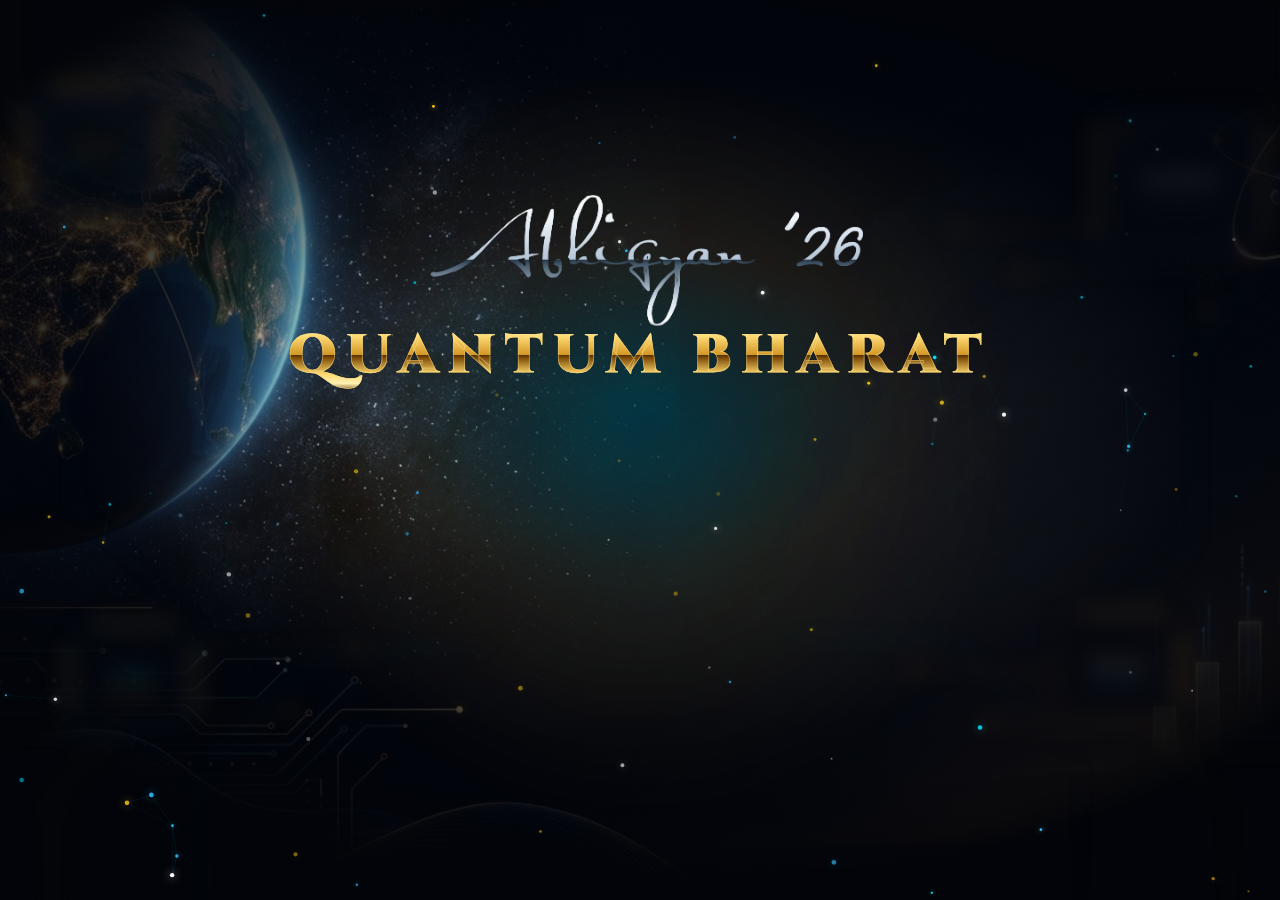
<file: punchy_intro.html>
<!DOCTYPE html>
<html lang="en">
<head>
  <meta charset="UTF-8" />
  <meta name="viewport" content="width=device-width, initial-scale=1.0, viewport-fit=cover" />
  <title>Abhigyan '26 | Punchy Kinetic Intro Prototype</title>
  
  <!-- High-Caliber Typography: Cinzel (Roman Gold for Quantum Bharat), Plus Jakarta Sans & Inter (Modern, Clean, High-Contrast) -->
  <link rel="preconnect" href="https://fonts.googleapis.com">
  <link rel="preconnect" href="https://fonts.gstatic.com" crossorigin>
  <link href="https://fonts.googleapis.com/css2?family=Cinzel:wght@800;900&family=Inter:wght@400;500;600;700&family=JetBrains+Mono:wght@500;700&family=Plus+Jakarta+Sans:wght@700;800;900&display=swap" rel="stylesheet">

  <style>
    *, *::before, *::after {
      box-sizing: border-box;
      margin: 0;
      padding: 0;
    }

    :root {
      --bg-dark: #030611;
      --cyan-electric: #00E5FF;
      --cyan-glow: rgba(0, 229, 255, 0.7);
      --gold-pure: #E5A93C;
      --gold-glow: rgba(229, 169, 60, 0.7);
      --text-white: #FFFFFF;
      --text-sub: #94A3B8;
      --border-subtle: rgba(255, 255, 255, 0.08);
    }

    html {
      width: 100%;
      height: -webkit-fill-available;
      overflow-x: hidden;
    }

    body {
      background-color: var(--bg-dark);
      color: var(--text-white);
      font-family: 'Plus Jakarta Sans', -apple-system, sans-serif;
      min-height: 100vh;
      min-height: 100dvh;
      min-height: -webkit-fill-available;
      width: 100%;
      overflow-x: hidden;
      display: flex;
      flex-direction: column;
      user-select: none;
      -webkit-font-smoothing: antialiased;
      -webkit-tap-highlight-color: transparent;
    }

    /* Main Viewport Container (Zero shake to eliminate lag on lower-end devices) */
    #viewport-wrapper {
      width: 100%;
      min-height: 100vh;
      min-height: 100dvh;
      position: relative;
      display: flex;
      flex-direction: column;
      overflow: hidden;
      padding-top: env(safe-area-inset-top, 0px);
      padding-bottom: env(safe-area-inset-bottom, 0px);
      padding-left: env(safe-area-inset-left, 0px);
      padding-right: env(safe-area-inset-right, 0px);
    }

    /* Fast, Crisp Studio Shutter Flash (Zero lag, pure hardware opacity pulse) */
    #flash-overlay {
      position: fixed;
      inset: 0;
      background: #FFFFFF;
      opacity: 0;
      pointer-events: none;
      z-index: 1000;
      transition: opacity 0.08s ease-out;
    }

    /* Clean cosmic backdrop powered by the official Master Banner Artwork */
    /* Deep dark background with ambient core glow to make quantum particles stand out */
    .cosmic-backdrop {
      position: fixed;
      inset: 0;
      background-color: #020409;
      background-image: 
        radial-gradient(ellipse 65% 55% at 50% 45%, rgba(0, 229, 255, 0.12) 0%, rgba(229, 169, 60, 0.08) 32%, rgba(2, 4, 10, 0.78) 68%, #020409 100%),
        url('/assets/master_banner_4k.jpg');
      background-size: cover;
      background-position: center center;
      background-repeat: no-repeat;
      z-index: 1;
    }

    /* Ambient Core Quantum Glow (Behind Particles) */
    .quantum-core-glow {
      position: fixed;
      top: 50%;
      left: 50%;
      transform: translate(-50%, -50%);
      width: clamp(320px, 60vw, 750px);
      height: clamp(320px, 60vw, 750px);
      background: radial-gradient(circle, rgba(0, 229, 255, 0.14) 0%, rgba(229, 169, 60, 0.07) 35%, transparent 70%);
      filter: blur(40px);
      pointer-events: none;
      z-index: 2;
      opacity: 0.85;
    }

    /* High-Performance Floating Quantum Particles Canvas */
    #quantumParticlesCanvas {
      position: fixed;
      inset: 0;
      width: 100%;
      height: 100%;
      pointer-events: none;
      z-index: 3;
    }

    /* Blurred Semiconductor Microchips & PCB Layer (Cinematic Depth of Field) */
    .blurred-chips-layer {
      position: fixed;
      inset: 0;
      width: 100%;
      height: 100%;
      pointer-events: none;
      z-index: 4;
      filter: blur(10px) brightness(0.48);
      opacity: 0.65;
      transform: scale(1.05);
      transition: transform 0.2s cubic-bezier(0.2, 0, 0.2, 1);
    }

    /* =========================================================================
       GLOBAL DESKTOP NAVBAR (Dark Glass Luxury Ribbon)
       ========================================================================= */
    .global-navbar {
      position: fixed;
      top: 0;
      left: 0;
      right: 0;
      height: 66px;
      z-index: 500;
      background: rgba(4, 7, 18, 0.72);
      border-bottom: 1px solid rgba(255, 255, 255, 0.08);
      backdrop-filter: blur(20px);
      -webkit-backdrop-filter: blur(20px);
      box-shadow: 0 4px 30px rgba(0, 0, 0, 0.7);
      display: flex;
      align-items: center;
      transition: opacity 0.6s ease, transform 0.6s ease;
      opacity: 0;
      transform: translateY(-8px);
    }

    .global-navbar.settled {
      opacity: 1;
      transform: translateY(0);
    }

    .nav-container {
      width: 100%;
      max-width: 1280px;
      margin: 0 auto;
      padding: 0 28px;
      display: flex;
      align-items: center;
      justify-content: space-between;
      gap: 20px;
    }

    .nav-brand {
      display: flex;
      align-items: center;
      gap: 12px;
      text-decoration: none;
      transition: opacity 0.2s ease;
    }

    .nav-brand:hover {
      opacity: 0.92;
    }

    .nav-brand-logo {
      width: 40px;
      height: 40px;
      object-fit: contain;
      border-radius: 50%;
      filter: drop-shadow(0 2px 8px rgba(0, 0, 0, 0.6));
      flex-shrink: 0;
      transition: transform 0.25s cubic-bezier(0.16, 1, 0.3, 1);
    }

    .nav-brand:hover .nav-brand-logo {
      transform: scale(1.06);
    }

    .nav-brand-text {
      display: flex;
      flex-direction: column;
      gap: 1.5px;
    }

    .brand-title {
      font-family: 'Plus Jakarta Sans', sans-serif;
      font-size: 14px;
      font-weight: 800;
      letter-spacing: 0.8px;
      color: #FFFFFF;
      display: flex;
      align-items: center;
      gap: 5px;
    }

    .brand-accent {
      color: #E5A93C;
    }

    .brand-sub {
      font-family: 'JetBrains Mono', monospace;
      font-size: 9.5px;
      font-weight: 600;
      letter-spacing: 1.2px;
      color: #94A3B8;
      text-transform: uppercase;
    }

    .nav-links {
      display: flex;
      align-items: center;
      gap: 28px;
    }

    .nav-link {
      font-family: 'Plus Jakarta Sans', sans-serif;
      font-size: 13.5px;
      font-weight: 600;
      color: #94A3B8;
      text-decoration: none;
      letter-spacing: 0.2px;
      transition: color 0.18s ease;
      position: relative;
      padding: 4px 0;
    }

    .nav-link:hover,
    .nav-link.active {
      color: #FFFFFF;
    }

    .nav-link.active::after {
      content: '';
      position: absolute;
      bottom: -2px;
      left: 0;
      right: 0;
      height: 2px;
      background: var(--cyan-electric);
      border-radius: 2px;
    }

    .nav-actions {
      display: flex;
      align-items: center;
      gap: 12px;
    }

    .nav-btn-reg {
      background: #FFFFFF;
      color: #030712;
      font-family: 'Plus Jakarta Sans', sans-serif;
      font-size: 13px;
      font-weight: 700;
      letter-spacing: 0.3px;
      padding: 8px 18px;
      border-radius: 6px;
      border: 1px solid #FFFFFF;
      cursor: pointer;
      box-shadow: 0 2px 10px rgba(0, 0, 0, 0.3);
      transition: background 0.18s ease, transform 0.18s ease;
    }

    .nav-btn-reg:hover {
      background: #E2E8F0;
      transform: translateY(-1px);
    }

    .nav-btn-replay {
      background: rgba(255, 255, 255, 0.06);
      border: 1px solid rgba(255, 255, 255, 0.12);
      color: #94A3B8;
      font-family: 'JetBrains Mono', monospace;
      font-size: 11.5px;
      font-weight: 600;
      padding: 7px 12px;
      border-radius: 6px;
      cursor: pointer;
      display: flex;
      align-items: center;
      gap: 6px;
      transition: all 0.18s ease;
    }

    .nav-btn-replay:hover {
      color: #FFFFFF;
      background: rgba(255, 255, 255, 0.12);
      border-color: rgba(255, 255, 255, 0.25);
    }

    /* Mobile Hamburger Trigger Button (Desktop Hidden) */
    .nav-hamburger-btn {
      display: none;
      align-items: center;
      justify-content: center;
      background: rgba(255, 255, 255, 0.07);
      border: 1px solid rgba(255, 255, 255, 0.16);
      color: #E2E8F0;
      width: 40px;
      height: 38px;
      border-radius: 8px;
      cursor: pointer;
      padding: 0;
      transition: background 0.18s ease, color 0.18s ease, border-color 0.18s ease;
      -webkit-tap-highlight-color: transparent;
    }

    .nav-hamburger-btn:hover,
    .nav-hamburger-btn:active {
      background: rgba(0, 229, 255, 0.14);
      border-color: rgba(0, 229, 255, 0.45);
      color: #00E5FF;
    }

    /* =========================================================================
       FULL-SCREEN MOBILE NAVIGATION OVERLAY (Dark Navy, Gold/Teal Accents)
       ========================================================================= */
    .mobile-nav-overlay {
      position: fixed;
      inset: 0;
      width: 100vw;
      height: 100vh;
      height: 100dvh;
      background: rgba(4, 7, 18, 0.98);
      backdrop-filter: blur(28px);
      -webkit-backdrop-filter: blur(28px);
      z-index: 9999;
      display: flex;
      flex-direction: column;
      justify-content: space-between;
      padding: 18px 24px max(24px, env(safe-area-inset-bottom, 24px));
      opacity: 0;
      visibility: hidden;
      pointer-events: none;
      transform: translateY(-8px);
      transition: opacity 0.3s cubic-bezier(0.16, 1, 0.3, 1), transform 0.3s cubic-bezier(0.16, 1, 0.3, 1), visibility 0.3s;
    }

    .mobile-nav-overlay.active {
      opacity: 1;
      visibility: visible;
      pointer-events: auto;
      transform: translateY(0);
    }

    @media (prefers-reduced-motion: reduce) {
      .mobile-nav-overlay {
        transition: none !important;
        transform: none !important;
      }
    }

    .mobile-nav-header {
      display: flex;
      align-items: center;
      justify-content: space-between;
      padding-bottom: 16px;
      border-bottom: 1px solid rgba(255, 255, 255, 0.08);
    }

    .mobile-nav-brand-lockup {
      display: flex;
      align-items: center;
      gap: 10px;
    }

    .mobile-nav-close-btn {
      background: rgba(255, 255, 255, 0.06);
      border: 1px solid rgba(255, 255, 255, 0.14);
      color: #94A3B8;
      width: 42px;
      height: 42px;
      border-radius: 50%;
      display: flex;
      align-items: center;
      justify-content: center;
      cursor: pointer;
      transition: background 0.18s ease, color 0.18s ease, border-color 0.18s ease;
      -webkit-tap-highlight-color: transparent;
    }

    .mobile-nav-close-btn:hover,
    .mobile-nav-close-btn:active {
      background: rgba(0, 229, 255, 0.15);
      border-color: rgba(0, 229, 255, 0.5);
      color: #00E5FF;
    }

    .mobile-nav-menu {
      display: flex;
      flex-direction: column;
      gap: 4px;
      margin: auto 0;
      padding: 12px 0;
    }

    .mobile-nav-link {
      display: flex;
      align-items: center;
      justify-content: space-between;
      min-height: 48px; /* Guaranteed >= 44px tap target */
      padding: 12px 14px;
      border-radius: 12px;
      text-decoration: none;
      color: #E2E8F0;
      font-family: 'Plus Jakarta Sans', sans-serif;
      font-size: 18px;
      font-weight: 700;
      letter-spacing: 0.3px;
      border: 1px solid transparent;
      transition: background 0.18s ease, color 0.18s ease, border-color 0.18s ease, padding-left 0.18s ease;
      -webkit-tap-highlight-color: transparent;
    }

    .mobile-nav-link:hover,
    .mobile-nav-link:active {
      background: rgba(0, 229, 255, 0.08);
      border-color: rgba(0, 229, 255, 0.25);
      color: #00E5FF; /* Teal accent */
      padding-left: 20px;
    }

    .mobile-nav-link.active {
      color: #F5C518; /* Gold accent */
    }

    .mobile-link-arrow {
      font-size: 16px;
      color: rgba(255, 255, 255, 0.3);
      transition: color 0.18s ease, transform 0.18s ease;
    }

    .mobile-nav-link:hover .mobile-link-arrow,
    .mobile-nav-link:active .mobile-link-arrow {
      color: #00E5FF;
      transform: translateX(4px);
    }

    .mobile-nav-footer {
      display: flex;
      flex-direction: column;
      gap: 12px;
      padding-top: 16px;
      border-top: 1px solid rgba(255, 255, 255, 0.08);
    }

    .mobile-overlay-reg-btn {
      width: 100%;
      min-height: 48px;
      background: linear-gradient(135deg, #00E5FF 0%, #00B4D8 100%);
      color: #030712;
      border: none;
      border-radius: 12px;
      font-family: 'Plus Jakarta Sans', sans-serif;
      font-size: 15px;
      font-weight: 800;
      letter-spacing: 0.4px;
      cursor: pointer;
      box-shadow: 0 4px 20px rgba(0, 229, 255, 0.3);
      transition: filter 0.18s ease;
    }

    .mobile-overlay-reg-btn:hover {
      filter: brightness(1.08);
    }

    .mobile-overlay-accredit {
      text-align: center;
      font-family: 'JetBrains Mono', monospace;
      font-size: 10px;
      color: #64748B;
      letter-spacing: 1px;
    }

    /* =========================================================================
       THE MAIN KINETIC HERO STAGE
       ========================================================================= */
    .hero-stage {
      position: relative;
      z-index: 10;
      flex: 1;
      display: flex;
      flex-direction: column;
      align-items: center;
      justify-content: center;
      padding: 40px 20px 80px;
      text-align: center;
    }

    /* The Master Title Unit that performs the Flash Sequence & Settles */
    /* The Master Title Unit that performs the Flash Sequence & Settles */
    .master-title-unit {
      display: flex;
      flex-direction: column;
      align-items: center;
      justify-content: center;
      transition: transform 0.9s cubic-bezier(0.16, 1, 0.3, 1), margin 0.9s cubic-bezier(0.16, 1, 0.3, 1);
      will-change: transform;
    }

    /* Settled state: Comfortably lowered into the center negative space */
    .master-title-unit.settled {
      transform: translateY(-8px);
    }

    /* SLAM 1: ABHIGYAN '26 (AUTHENTIC BANNER SIGNATURE WITH LIQUID SILVER GLASS & MOVING SPECULAR GLEAM) */
    .title-line-1 {
      display: flex;
      align-items: center;
      justify-content: center;
      margin-bottom: 0;
    }

    .word-abhigyan-26 {
      display: inline-block;
      width: clamp(270px, 46vw, 560px);
      aspect-ratio: 628 / 171;
      /* Dual-Layer: 1. Moving Glass Light Sheen, 2. Polished Liquid Silver Chrome Horizon Base */
      background-image: 
        linear-gradient(115deg, transparent 0%, transparent 40%, rgba(255, 255, 255, 0.98) 50%, transparent 60%, transparent 100%),
        linear-gradient(180deg, 
          #FFFFFF 0%, 
          #EFF4F9 22%, 
          #B4C6D7 48%, 
          #2A3C4D 49%, /* Razor-sharp chrome horizon split */
          #485C6E 52%, 
          #D5E1EC 75%, 
          #FFFFFF 88%, 
          #6E8193 100%
        );
      background-size: 260% 100%, 100% 100%;
      background-position: 200% 0, 0 0;
      -webkit-mask-image: url('/assets/abhigyan_26_official_signature.png');
      -webkit-mask-size: contain;
      -webkit-mask-repeat: no-repeat;
      -webkit-mask-position: center;
      mask-image: url('/assets/abhigyan_26_official_signature.png');
      mask-size: contain;
      mask-repeat: no-repeat;
      mask-position: center;
      opacity: 0;
      transform: scale(1.22);
      filter: brightness(2.6) contrast(1.2);
      transition: transform 0.24s cubic-bezier(0.16, 1, 0.3, 1), 
                  opacity 0.12s ease-out, 
                  filter 0.28s cubic-bezier(0.16, 1, 0.3, 1);
      animation: silverSheen 2s ease-out forwards;
    }

    .word-abhigyan-26.slammed {
      opacity: 1;
      transform: scale(1);
      filter: brightness(1) contrast(1);
    }

    /* SLAM 2: QUANTUM BHARAT (SMOOTH & PROFESSIONAL CINEMATIC REVEAL) */
    .word-quantum-bharat {
      font-family: 'Cinzel', serif;
      font-size: clamp(1.4rem, 4.2vw, 3.4rem);
      font-weight: 900;
      letter-spacing: clamp(8px, 2.8vw, 18px); /* Starts wider, contracts smoothly into place */
      text-transform: uppercase;
      white-space: nowrap;
      /* Dual-Layer: 1. Molten Gold Specular Sweep, 2. 24K Minted Gold Bullion Glass Horizon */
      background-image: 
        linear-gradient(115deg, transparent 0%, transparent 40%, rgba(255, 255, 235, 0.98) 50%, transparent 60%, transparent 100%),
        linear-gradient(180deg, 
          #FFFEEA 0%, 
          #FEDC76 22%, 
          #D49826 48%, 
          #543102 49%, /* Razor-sharp 24K gold horizon split */
          #7A4705 52%, 
          #FCD86C 75%, 
          #FFF2B5 88%, 
          #6E3F05 100%
        );
      background-size: 260% 100%, 100% 100%;
      background-position: 200% 0, 0 0;
      -webkit-background-clip: text;
      -webkit-text-fill-color: transparent;
      -webkit-text-stroke: 0.8px rgba(255, 228, 140, 0.55);
      opacity: 0;
      transform: translateY(18px);
      transition: transform 0.85s cubic-bezier(0.16, 1, 0.3, 1), 
                  opacity 0.7s ease-out, 
                  letter-spacing 0.85s cubic-bezier(0.16, 1, 0.3, 1);
      animation: goldSheen 2.2s ease-out forwards 0.4s;
      /* Negative top margin pulls Quantum Bharat right under the signature glyph baseline */
      margin-top: clamp(-18px, -2.4vw, -8px);
      margin-bottom: 0;
    }

    .word-quantum-bharat.slammed {
      opacity: 1;
      transform: translateY(0);
      letter-spacing: clamp(5px, 1.8vw, 10px);
    }

    /* RESOLVE 4: A GLIMPSE INTO THE FUTURE (PLATINUM/CYAN LASER GLASS) */
    .tagline-glimpse {
      font-family: 'Inter', sans-serif;
      font-size: clamp(0.72rem, 1.6vw, 1.15rem);
      font-weight: 700;
      letter-spacing: clamp(3.5px, 1.2vw, 7px);
      text-transform: uppercase;
      white-space: nowrap;
      /* Dual-Layer: Laser Specular Gleam with High-Contrast Finish */
      background-image: 
        linear-gradient(115deg, transparent 0%, transparent 40%, rgba(255, 255, 255, 0.95) 50%, transparent 60%, transparent 100%),
        linear-gradient(180deg, #FFFFFF 0%, #BAF7FD 48%, #0088A3 50%, #00E5FF 100%);
      background-size: 260% 100%, 100% 100%;
      background-position: 200% 0, 0 0;
      -webkit-background-clip: text;
      -webkit-text-fill-color: transparent;
      -webkit-text-stroke: 0.4px rgba(255, 255, 255, 0.3);
      filter: none; /* ZERO BACKGROUND GLOW */
      opacity: 0;
      transform: translateY(16px);
      transition: all 0.5s cubic-bezier(0.16, 1, 0.3, 1);
      animation: taglineSheen 2s ease-out forwards 0.8s;
      margin-top: clamp(8px, 1.5vw, 14px);
    }

    .tagline-glimpse.slammed {
      opacity: 1;
      transform: translateY(0);
    }

    /* One-time reveal sheen (Clean & Calm - No distracting endless loops) */
    @keyframes silverSheen {
      0% { background-position: 200% 0, 0 0; }
      100% { background-position: -50% 0, 0 0; }
    }

    @keyframes cyanSheen {
      0% { background-position: 200% 0, 0 0; }
      100% { background-position: -50% 0, 0 0; }
    }

    @keyframes goldSheen {
      0% { background-position: 200% 0, 0 0; }
      100% { background-position: -50% 0, 0 0; }
    }

    @keyframes taglineSheen {
      0% { background-position: 200% 0, 0 0; }
      100% { background-position: -50% 0, 0 0; }
    }

    /* =========================================================================
       SURROUNDING CONTENT (FADES IN SMOOTHLY ONCE INTRO SETTLES)
       ========================================================================= */
    .settled-content {
      opacity: 0;
      transform: translateY(16px);
      transition: opacity 0.8s ease 0.2s, transform 0.8s ease 0.2s;
      display: flex;
      flex-direction: column;
      align-items: center;
      gap: 20px;
      margin-top: clamp(18px, 3vh, 30px);
      pointer-events: none;
      width: 100%;
      max-width: 720px;
    }

    .settled-content.visible {
      opacity: 1;
      transform: translateY(0);
      pointer-events: auto;
    }

    /* =========================================================================
       CENTERED CORE INFORMATION & MODERN ACTION CLUSTER (10/10 Standard)
       Pure Centered Editorial Precision: No Clunky 2010 Boxes or Slab Buttons
       ========================================================================= */
    .settled-content {
      opacity: 0;
      transform: translateY(16px);
      transition: opacity 0.8s ease 0.2s, transform 0.8s ease 0.2s;
      display: flex;
      flex-direction: column;
      align-items: center;
      gap: 16px;
      margin-top: clamp(14px, 2.5vh, 24px);
      pointer-events: none;
      width: 100%;
      max-width: 680px;
    }

    .settled-content.visible {
      opacity: 1;
      transform: translateY(0);
      pointer-events: auto;
    }

    /* 1. Date: Centered Minted Gold Glass Capsule */
    /* 1. Date: Dark Glass Minted Gold Capsule */
    .core-date-badge {
      display: inline-flex;
      align-items: center;
      justify-content: center;
      gap: 10px;
      background: rgba(10, 16, 32, 0.75);
      border: 1px solid rgba(245, 197, 24, 0.4);
      padding: 7px 22px;
      border-radius: 999px;
      backdrop-filter: blur(20px);
      -webkit-backdrop-filter: blur(20px);
      box-shadow: 0 8px 32px rgba(0, 0, 0, 0.7), 0 0 14px rgba(229, 169, 60, 0.12), inset 0 1px 0 rgba(255, 255, 255, 0.14);
    }

    .badge-calendar-icon {
      color: #F5C518;
      display: flex;
      align-items: center;
    }

    .badge-date-text {
      font-family: 'JetBrains Mono', monospace;
      font-size: clamp(11.5px, 1.2vw, 13px);
      font-weight: 700;
      color: #FFF6DE;
      letter-spacing: 1.2px;
      text-transform: uppercase;
    }

    .badge-day-sep {
      color: rgba(245, 197, 24, 0.6);
      font-size: 10px;
    }

    .badge-day-text {
      font-family: 'JetBrains Mono', monospace;
      font-size: clamp(10px, 1vw, 11.5px);
      font-weight: 600;
      color: #E5A93C;
      letter-spacing: 1.5px;
    }

    /* 2. Venue: Centered, High-Contrast Line */
    .core-venue-line {
      display: flex;
      align-items: center;
      justify-content: center;
      gap: 8px;
      color: #FFFFFF;
      font-family: 'Plus Jakarta Sans', sans-serif;
      text-align: center;
    }

    .venue-part-main {
      display: inline-flex;
      align-items: center;
      gap: 6px;
    }

    .venue-pin-icon {
      color: var(--cyan-electric);
      display: flex;
      align-items: center;
    }

    .venue-name {
      font-weight: 800;
      font-size: clamp(14px, 1.7vw, 16.5px);
      color: #FFFFFF;
      letter-spacing: 0.2px;
      text-shadow: 0 2px 10px rgba(0, 0, 0, 0.8);
    }

    .venue-sep {
      color: var(--cyan-electric);
      font-size: 12px;
    }

    .venue-campus {
      font-weight: 500;
      font-size: clamp(13px, 1.4vw, 15px);
      color: #CBD5E1;
      letter-spacing: 0.2px;
    }

    /* 3. Scope & Institution Tag */
    .core-scope-tag {
      font-family: 'JetBrains Mono', monospace;
      font-size: clamp(9.5px, 1vw, 11px);
      font-weight: 600;
      color: #94A3B8;
      letter-spacing: 1.2px;
      text-transform: uppercase;
      text-align: center;
    }

    .scope-short {
      display: none;
    }

    .scope-full {
      display: inline;
    }

    /* 4. Action Buttons: Mostly Dark Glass-Like Luxury Pills */
    .hero-action-cluster {
      display: flex;
      gap: 14px;
      justify-content: center;
      align-items: center;
      margin-top: 10px;
      width: 100%;
    }

    /* Primary: Luminous Quantum Dark Glass Pill */
    .btn-action-explore {
      display: inline-flex;
      align-items: center;
      justify-content: center;
      gap: 10px;
      background: linear-gradient(135deg, rgba(0, 229, 255, 0.18) 0%, rgba(255, 255, 255, 0.08) 100%);
      color: #FFFFFF;
      font-family: 'Plus Jakarta Sans', sans-serif;
      font-weight: 700;
      font-size: 14.5px;
      letter-spacing: 0.3px;
      padding: 13px 30px;
      border-radius: 999px;
      border: 1px solid rgba(0, 229, 255, 0.5);
      cursor: pointer;
      backdrop-filter: blur(16px);
      -webkit-backdrop-filter: blur(16px);
      box-shadow: 0 8px 32px rgba(0, 0, 0, 0.6), 0 0 16px rgba(0, 229, 255, 0.22), inset 0 1px 1px rgba(255, 255, 255, 0.3);
      transition: background 0.2s ease, transform 0.2s ease, box-shadow 0.2s ease, border-color 0.2s ease;
    }

    .btn-action-explore .btn-action-arrow {
      font-size: 15px;
      color: var(--cyan-electric);
      transition: transform 0.2s ease;
    }

    .btn-action-explore:hover {
      background: linear-gradient(135deg, rgba(0, 229, 255, 0.28) 0%, rgba(255, 255, 255, 0.14) 100%);
      border-color: #00E5FF;
      transform: translateY(-1px);
      box-shadow: 0 10px 36px rgba(0, 229, 255, 0.38), inset 0 1px 2px rgba(255, 255, 255, 0.4);
    }

    .btn-action-explore:hover .btn-action-arrow {
      transform: translateX(4px);
    }

    .btn-action-explore:active {
      transform: translateY(0);
    }

    /* Secondary: Sleek Obsidian Crystal Glass Pill */
    .btn-action-reg {
      display: inline-flex;
      align-items: center;
      justify-content: center;
      background: rgba(10, 16, 32, 0.7);
      border: 1px solid rgba(255, 255, 255, 0.2);
      color: #F1F5F9;
      font-family: 'Plus Jakarta Sans', sans-serif;
      font-weight: 600;
      font-size: 14.5px;
      letter-spacing: 0.2px;
      padding: 13px 26px;
      border-radius: 999px;
      cursor: pointer;
      backdrop-filter: blur(16px);
      -webkit-backdrop-filter: blur(16px);
      box-shadow: 0 8px 24px rgba(0, 0, 0, 0.5), inset 0 1px 0 rgba(255, 255, 255, 0.1);
      transition: background 0.2s ease, border-color 0.2s ease, transform 0.2s ease, color 0.2s ease, box-shadow 0.2s ease;
    }

    .btn-action-reg:hover {
      background: rgba(18, 26, 48, 0.88);
      border-color: rgba(245, 197, 24, 0.5);
      color: #FFF2B5;
      transform: translateY(-1px);
      box-shadow: 0 10px 30px rgba(0, 0, 0, 0.7), 0 0 14px rgba(229, 169, 60, 0.18);
    }

    .btn-action-reg:active {
      transform: translateY(0);
    }

    /* =========================================================================
       SLEEK DARK GLASS REGISTRATION MODAL
       Simple, Plain, Minimalist & Ultra-Sleek
       ========================================================================= */
    .reg-modal-overlay {
      position: fixed;
      inset: 0;
      background: rgba(2, 4, 10, 0.82);
      backdrop-filter: blur(14px);
      -webkit-backdrop-filter: blur(14px);
      z-index: 2500;
      display: flex;
      align-items: center;
      justify-content: center;
      padding: 20px;
      opacity: 0;
      pointer-events: none;
      transition: opacity 0.28s cubic-bezier(0.16, 1, 0.3, 1);
    }

    .reg-modal-overlay.active {
      opacity: 1;
      pointer-events: auto;
    }

    .reg-modal-card {
      background: rgba(8, 13, 26, 0.95);
      border: 1px solid rgba(255, 255, 255, 0.14);
      border-radius: 22px;
      width: min(100%, 460px);
      max-height: 90vh;
      overflow-y: auto;
      padding: 26px 26px 28px;
      box-shadow: 0 24px 64px rgba(0, 0, 0, 0.92), 0 0 40px rgba(0, 229, 255, 0.08), inset 0 1px 0 rgba(255, 255, 255, 0.12);
      transform: scale(0.95) translateY(10px);
      transition: transform 0.28s cubic-bezier(0.16, 1, 0.3, 1);
      position: relative;
    }

    .reg-modal-overlay.active .reg-modal-card {
      transform: scale(1) translateY(0);
    }

    .reg-modal-header {
      display: flex;
      align-items: flex-start;
      justify-content: space-between;
      margin-bottom: 20px;
      padding-bottom: 14px;
      border-bottom: 1px solid rgba(255, 255, 255, 0.08);
    }

    .reg-badge-tag {
      font-family: 'JetBrains Mono', monospace;
      font-size: 10px;
      font-weight: 700;
      color: var(--cyan-electric);
      letter-spacing: 1.2px;
      text-transform: uppercase;
      margin-bottom: 4px;
    }

    .reg-title {
      font-family: 'Plus Jakarta Sans', sans-serif;
      font-size: 20px;
      font-weight: 800;
      color: #FFFFFF;
      letter-spacing: -0.2px;
      line-height: 1.25;
    }

    .reg-sub {
      font-size: 12px;
      color: #94A3B8;
      margin-top: 3px;
    }

    .reg-close-btn {
      width: 32px;
      height: 32px;
      border-radius: 50%;
      background: rgba(255, 255, 255, 0.06);
      border: 1px solid rgba(255, 255, 255, 0.12);
      color: #94A3B8;
      font-size: 14px;
      display: flex;
      align-items: center;
      justify-content: center;
      cursor: pointer;
      transition: background 0.15s, color 0.15s;
    }

    .reg-close-btn:hover {
      background: rgba(255, 255, 255, 0.14);
      color: #FFFFFF;
    }

    .reg-form {
      display: flex;
      flex-direction: column;
      gap: 14px;
    }

    .reg-field {
      display: flex;
      flex-direction: column;
      gap: 5px;
      text-align: left;
    }

    .reg-label {
      font-family: 'JetBrains Mono', monospace;
      font-size: 11px;
      font-weight: 600;
      color: #CBD5E1;
      letter-spacing: 0.5px;
    }

    .reg-input, .reg-select {
      background: rgba(14, 20, 38, 0.85);
      border: 1px solid rgba(255, 255, 255, 0.12);
      border-radius: 10px;
      padding: 11px 14px;
      color: #FFFFFF;
      font-family: 'Plus Jakarta Sans', sans-serif;
      font-size: 13.5px;
      outline: none;
      transition: border-color 0.18s ease, box-shadow 0.18s ease;
    }

    .reg-input::placeholder {
      color: #64748B;
    }

    .reg-input:focus, .reg-select:focus {
      border-color: var(--cyan-electric);
      box-shadow: 0 0 14px rgba(0, 229, 255, 0.25);
    }

    .reg-select option {
      background: #080D1A;
      color: #FFFFFF;
    }

    .reg-submit-btn {
      width: 100%;
      min-height: 46px;
      margin-top: 6px;
      background: linear-gradient(135deg, rgba(0, 229, 255, 0.9) 0%, rgba(0, 180, 216, 0.95) 100%);
      color: #030712;
      border: none;
      border-radius: 999px;
      font-family: 'Plus Jakarta Sans', sans-serif;
      font-size: 14px;
      font-weight: 700;
      letter-spacing: 0.3px;
      cursor: pointer;
      box-shadow: 0 4px 20px rgba(0, 229, 255, 0.35);
      transition: transform 0.18s ease, box-shadow 0.18s ease, filter 0.18s ease;
      display: flex;
      align-items: center;
      justify-content: center;
      gap: 8px;
    }

    .reg-submit-btn:hover {
      filter: brightness(1.08);
      transform: translateY(-1px);
      box-shadow: 0 6px 24px rgba(0, 229, 255, 0.5);
    }

    .reg-submit-btn:active {
      transform: translateY(0);
    }

    .reg-direct-link-row {
      text-align: center;
      margin-top: 10px;
      font-size: 11.5px;
      color: #64748B;
    }

    .reg-direct-link {
      color: var(--gold-pure);
      text-decoration: none;
      font-weight: 600;
      transition: color 0.15s;
    }

    .reg-direct-link:hover {
      color: #FFE599;
      text-decoration: underline;
    }

    .reg-success-msg {
      display: none;
      text-align: center;
      padding: 24px 10px;
    }

    .reg-success-msg.active {
      display: block;
    }

    .success-icon {
      font-size: 40px;
      color: #00E5FF;
      margin-bottom: 12px;
    }

    .success-title {
      font-size: 18px;
      font-weight: 800;
      color: #FFFFFF;
      margin-bottom: 6px;
    }

    .success-sub {
      font-size: 12.5px;
      color: #94A3B8;
      line-height: 1.5;
    }

    /* Bottom Trust & Accreditation Bar */
    .bottom-trust-strip {
      width: 100%;
      border-top: 1px solid var(--border-subtle);
      padding: 18px 28px;
      display: flex;
      justify-content: space-between;
      align-items: center;
      font-family: 'JetBrains Mono', monospace;
      font-size: 11px;
      color: #64748B;
      opacity: 0;
      transition: opacity 0.8s ease 0.4s;
      flex-wrap: wrap;
      gap: 16px;
    }

    .bottom-trust-strip.visible {
      opacity: 1;
    }

    /* =========================================================================
       MOBILE BOTTOM DOCK & SLIDER SHEET (Thumb-Friendly Ergonomics)
       ========================================================================= */
    .mobile-bottom-dock {
      display: none; /* Hidden on Desktop */
      position: fixed;
      bottom: max(12px, env(safe-area-inset-bottom, 12px));
      left: 50%;
      transform: translateX(-50%);
      width: calc(100% - 24px);
      max-width: 380px;
      z-index: 950;
      background: rgba(6, 10, 22, 0.94);
      border: 1px solid rgba(255, 255, 255, 0.14);
      border-radius: 999px;
      box-shadow: 0 12px 36px rgba(0, 0, 0, 0.85);
      backdrop-filter: blur(24px);
      -webkit-backdrop-filter: blur(24px);
      padding: 5px 6px;
      justify-content: space-around;
      align-items: center;
      transition: opacity 0.6s ease, transform 0.6s ease;
      opacity: 0;
      pointer-events: none;
    }

    .mobile-bottom-dock.settled {
      opacity: 1;
      pointer-events: auto;
    }

    .dock-item {
      display: flex;
      flex-direction: column;
      align-items: center;
      justify-content: center;
      gap: 2px;
      color: #94A3B8;
      text-decoration: none;
      background: transparent;
      border: none;
      cursor: pointer;
      padding: 5px 2px;
      flex: 1;
      min-width: 0;
      border-radius: 12px;
      transition: color 0.18s ease, background 0.18s ease;
      -webkit-tap-highlight-color: transparent;
    }

    .dock-item span {
      font-family: 'Plus Jakarta Sans', sans-serif;
      font-size: 9.5px;
      font-weight: 600;
      letter-spacing: 0.1px;
      white-space: nowrap;
    }

    .dock-item svg {
      width: 17px;
      height: 17px;
      transition: transform 0.18s ease;
    }

    .dock-item:active svg {
      transform: scale(0.9);
    }

    .dock-item.active,
    .dock-item:hover {
      color: #FFFFFF;
    }

    .dock-item.dock-highlight {
      color: #FFE599;
    }

    /* Bottom Slider Sheet (Clean Drawer Slider from Bottom - Zero Clutter) */
    .bottom-slider-overlay {
      position: fixed;
      inset: 0;
      background: rgba(0, 0, 0, 0.72);
      backdrop-filter: blur(10px);
      -webkit-backdrop-filter: blur(10px);
      z-index: 2000;
      opacity: 0;
      pointer-events: none;
      transition: opacity 0.3s cubic-bezier(0.16, 1, 0.3, 1);
    }

    .bottom-slider-overlay.active {
      opacity: 1;
      pointer-events: auto;
    }

    .bottom-slider-sheet {
      position: absolute;
      bottom: 0;
      left: 0;
      right: 0;
      max-height: 85vh;
      background: #060A17;
      border-top: 1px solid rgba(255, 255, 255, 0.14);
      border-radius: 24px 24px 0 0;
      padding: 12px 20px max(24px, env(safe-area-inset-bottom, 24px));
      transform: translateY(100%);
      transition: transform 0.35s cubic-bezier(0.16, 1, 0.3, 1);
      overflow-y: auto;
      overscroll-behavior: contain;
      box-shadow: 0 -12px 40px rgba(0, 0, 0, 0.9);
    }

    .bottom-slider-overlay.active .bottom-slider-sheet {
      transform: translateY(0);
    }

    .slider-drag-handle {
      width: 38px;
      height: 4.5px;
      border-radius: 3px;
      background: rgba(255, 255, 255, 0.25);
      margin: 4px auto 14px;
    }

    .slider-header {
      display: flex;
      align-items: center;
      justify-content: space-between;
      padding-bottom: 14px;
      border-bottom: 1px solid rgba(255, 255, 255, 0.08);
      margin-bottom: 16px;
    }

    .slider-brand {
      font-family: 'Plus Jakarta Sans', sans-serif;
      font-size: 13.5px;
      font-weight: 800;
      color: #FFFFFF;
      letter-spacing: 0.8px;
    }

    .slider-sub {
      font-family: 'JetBrains Mono', monospace;
      font-size: 9.5px;
      color: #94A3B8;
      letter-spacing: 1px;
    }

    .slider-close-btn {
      width: 32px;
      height: 32px;
      border-radius: 50%;
      background: rgba(255, 255, 255, 0.08);
      border: 1px solid rgba(255, 255, 255, 0.12);
      color: #FFFFFF;
      font-size: 14px;
      display: flex;
      align-items: center;
      justify-content: center;
      cursor: pointer;
    }

    .slider-menu-grid {
      display: flex;
      flex-direction: column;
      gap: 10px;
    }

    .slider-menu-card {
      display: flex;
      align-items: center;
      gap: 14px;
      background: rgba(255, 255, 255, 0.04);
      border: 1px solid rgba(255, 255, 255, 0.08);
      border-radius: 12px;
      padding: 12px 14px;
      text-decoration: none;
      color: inherit;
      transition: background 0.18s ease;
      cursor: pointer;
    }

    .slider-menu-card:active {
      background: rgba(255, 255, 255, 0.08);
    }

    .card-icon {
      width: 36px;
      height: 36px;
      border-radius: 8px;
      background: rgba(255, 255, 255, 0.06);
      border: 1px solid rgba(255, 255, 255, 0.1);
      display: flex;
      align-items: center;
      justify-content: center;
      font-size: 16px;
      flex-shrink: 0;
    }

    .card-icon.cyan {
      color: var(--cyan-electric);
      background: rgba(0, 229, 255, 0.08);
      border-color: rgba(0, 229, 255, 0.2);
    }

    .card-icon.gold {
      color: var(--gold-pure);
      background: rgba(229, 169, 60, 0.08);
      border-color: rgba(229, 169, 60, 0.2);
    }

    .card-text {
      display: flex;
      flex-direction: column;
      gap: 2px;
      text-align: left;
    }

    .card-title {
      font-family: 'Plus Jakarta Sans', sans-serif;
      font-size: 13.5px;
      font-weight: 700;
      color: #FFFFFF;
    }

    .card-desc {
      font-size: 11px;
      color: #94A3B8;
    }

    .slider-cta-row {
      margin-top: 18px;
    }

    .slider-reg-btn {
      width: 100%;
      min-height: 48px;
      background: #FFFFFF;
      color: #030712;
      border: none;
      border-radius: 10px;
      font-family: 'Plus Jakarta Sans', sans-serif;
      font-size: 14px;
      font-weight: 700;
      letter-spacing: 0.2px;
      cursor: pointer;
      display: flex;
      align-items: center;
      justify-content: center;
      transition: background 0.18s ease;
    }

    .slider-reg-btn:active {
      background: #E2E8F0;
    }

    /* =========================================================================
       COMPREHENSIVE MOBILE RESPONSIVENESS & WHATSAPP / IN-APP BROWSER OPTIMIZATION
       Optimized across: iPhone SE (320px/375px), Budget Android (Vivo/Oppo/Realme ~360-390px),
       Flagships (Samsung S24/iPhone 15 Pro Max 412-430px), Tablets (768px+)
       ========================================================================= */

    /* Tablet & Small Desktop (<= 992px) */
    @media (max-width: 992px) {
      .nav-links {
        gap: 16px;
      }
      .nav-link {
        font-size: 12.5px;
      }
      .master-title-unit.settled {
        transform: translateY(-4px);
      }
    }

    /* Standard Mobile & WhatsApp In-App Webviews (<= 768px) */
    @media (max-width: 768px) {
      .cosmic-backdrop {
        background-position: center 35%;
        background-image: 
          radial-gradient(ellipse 95% 72% at 50% 46%, rgba(0, 229, 255, 0.14) 0%, rgba(229, 169, 60, 0.09) 35%, rgba(2, 4, 10, 0.82) 75%, #020409 100%),
          url('/assets/master_banner_4k.jpg');
      }

      /* Responsive Navbar at <= 768px: Hide center links, show hamburger, keep logo & register */
      .global-navbar {
        height: 54px;
      }

      .global-navbar .nav-links {
        display: none !important;
      }

      .nav-hamburger-btn {
        display: inline-flex !important;
      }

      .nav-btn-replay {
        display: none !important;
      }

      .global-navbar .nav-actions {
        display: flex !important;
        align-items: center;
        gap: 8px;
      }

      .global-navbar .nav-container {
        padding: 0 16px;
        justify-content: space-between;
      }

      .nav-brand {
        align-items: center;
        text-align: left;
        gap: 10px;
      }

      .nav-brand-logo {
        width: 32px;
        height: 32px;
      }

      .brand-title {
        font-size: 12.5px;
      }

      .brand-sub {
        font-size: 8px;
        letter-spacing: 0.8px;
      }

      /* Show Thumb-Friendly Bottom Dock on Mobile */
      .mobile-bottom-dock {
        display: flex;
      }

      /* Vertically centered hero stage in mobile viewport (Zero awkward empty voids) */
      .hero-stage {
        min-height: 100dvh;
        min-height: 100vh;
        display: flex;
        flex-direction: column;
        justify-content: center;
        align-items: center;
        padding: 56px 16px 86px;
      }

      .master-title-unit {
        width: 100%;
      }

      .master-title-unit.settled {
        transform: translateY(0);
      }

      .word-abhigyan-26 {
        width: clamp(215px, 76vw, 320px);
      }

      .word-quantum-bharat {
        font-size: clamp(1.15rem, 4.8vw, 1.85rem);
        letter-spacing: clamp(2.5px, 1.2vw, 5px);
        margin-top: -8px;
        max-width: 100%;
        text-align: center;
      }

      .tagline-glimpse {
        font-size: clamp(0.62rem, 2.2vw, 0.78rem);
        letter-spacing: clamp(2px, 0.8vw, 3.8px);
        margin-top: 6px;
        max-width: 100%;
        text-align: center;
      }

      /* Settled Content: Centered editorial precision */
      .settled-content {
        gap: 14px;
        margin-top: 16px;
        width: 100%;
      }

      /* Date Capsule */
      .core-date-badge {
        padding: 6px 18px;
        gap: 8px;
      }

      .badge-date-text {
        font-size: 11.5px;
        letter-spacing: 1px;
      }

      .badge-day-sep {
        font-size: 9px;
      }

      .badge-day-text {
        font-size: 10.5px;
      }

      /* Venue: Centered 2 clean lines on mobile (Zero awkward wrapping) */
      .core-venue-line {
        flex-direction: column;
        gap: 3px;
        padding: 0 10px;
      }

      .venue-sep {
        display: none;
      }

      .venue-name {
        font-size: 14.5px;
      }

      .venue-campus {
        font-size: 12.5px;
        color: #CBD5E1;
      }

      .scope-full {
        display: none;
      }

      .scope-short {
        display: inline;
      }

      .core-scope-tag {
        font-size: 9.5px;
        letter-spacing: 0.8px;
        line-height: 1.4;
        max-width: 320px;
      }

      /* Action Buttons: Balanced luxury pills, not giant full-width slabs */
      .hero-action-cluster {
        flex-direction: column;
        align-items: center;
        gap: 10px;
        margin-top: 6px;
        width: 100%;
      }

      .btn-action-explore {
        width: min(100%, 260px);
        min-height: 46px;
        padding: 12px 24px;
        font-size: 14px;
      }

      .btn-action-reg {
        width: min(100%, 260px);
        min-height: 44px;
        padding: 11px 24px;
        font-size: 13.5px;
      }

      /* Accreditations on mobile live in the bottom drawer slider for a pure zero-clutter hero */
      .bottom-trust-strip {
        display: none;
      }
    }

    /* Small Mobile: iPhone SE (375px), Galaxy Fold (344px), Budget Android (<= 380px) */
    @media (max-width: 380px) {
      .nav-brand-logo {
        width: 28px;
        height: 28px;
      }

      .brand-title {
        font-size: 11.5px;
      }

      .brand-sub {
        font-size: 7.5px;
      }

      .word-abhigyan-26 {
        width: clamp(195px, 80vw, 245px);
      }

      .word-quantum-bharat {
        font-size: 1.12rem;
        letter-spacing: 2px;
        margin-top: -6px;
      }

      .tagline-glimpse {
        font-size: 0.58rem;
        letter-spacing: 1.6px;
        margin-top: 5px;
      }

      .settled-content {
        gap: 11px;
        margin-top: 12px;
      }

      .core-date-badge {
        padding: 5px 14px;
        gap: 6px;
      }

      .badge-date-text {
        font-size: 10px;
      }

      .badge-day-text {
        font-size: 9px;
      }

      .venue-name {
        font-size: 13.5px;
      }

      .venue-campus {
        font-size: 11.5px;
      }

      .core-scope-tag {
        font-size: 7.5px;
        letter-spacing: 0.6px;
      }

      .btn-action-explore {
        width: min(100%, 235px);
        min-height: 42px;
        font-size: 13px;
        padding: 10px 18px;
      }

      .btn-action-reg {
        width: min(100%, 235px);
        min-height: 40px;
        font-size: 12.5px;
        padding: 9px 18px;
      }
    }
  </style>
</head>
<body>

  <!-- Screen Shake & Viewport Wrapper -->
  <div id="viewport-wrapper">
    
    <!-- Flash Flare Overlay -->
    <div id="flash-overlay"></div>

    <!-- Cosmic Backdrop Base -->
    <div class="cosmic-backdrop"></div>

    <!-- Ambient Core Quantum Glow (Behind Particles) -->
    <div class="quantum-core-glow" aria-hidden="true"></div>

    <!-- Visible Floating Quantum Particles Canvas -->
    <canvas id="quantumParticlesCanvas" aria-hidden="true"></canvas>

    <!-- Blurred Semiconductor Microchips & PCB Circuit Layer (Cinematic Depth of Field) -->
    <div class="blurred-chips-layer" id="blurredChipsLayer">
      <svg width="100%" height="100%" viewBox="0 0 1440 900" preserveAspectRatio="xMidYMid slice" xmlns="http://www.w3.org/2000/svg">
        <defs>
          <!-- PCB Circuit Line Gradients -->
          <linearGradient id="goldTraceGrad" x1="0%" y1="0%" x2="100%" y2="100%">
            <stop offset="0%" stop-color="#F5A623" stop-opacity="0.8" />
            <stop offset="100%" stop-color="#E5A93C" stop-opacity="0.2" />
          </linearGradient>
          <linearGradient id="cyanTraceGrad" x1="0%" y1="0%" x2="100%" y2="100%">
            <stop offset="0%" stop-color="#00E5FF" stop-opacity="0.8" />
            <stop offset="100%" stop-color="#007799" stop-opacity="0.2" />
          </linearGradient>
        </defs>

        <!-- ============================================================
             PCB CIRCUIT TRACES (Orthogonal & 45-degree ECE bus lines)
             ============================================================ -->
        <g stroke="url(#goldTraceGrad)" stroke-width="2" fill="none" opacity="0.6">
          <!-- Top-Left Circuit Traces -->
          <path d="M 0,180 L 180,180 L 260,260 L 420,260" />
          <path d="M 0,220 L 150,220 L 220,290 L 380,290" />
          <path d="M 120,0 L 120,120 L 200,200 L 200,340" />

          <!-- Top-Right Circuit Traces -->
          <path d="M 1440,160 L 1280,160 L 1200,240 L 1020,240" />
          <path d="M 1440,210 L 1310,210 L 1240,280 L 1080,280" />
          <path d="M 1340,0 L 1340,110 L 1260,190 L 1260,320" />

          <!-- Bottom-Left Circuit Traces -->
          <path d="M 0,720 L 200,720 L 280,640 L 450,640" />
          <path d="M 160,900 L 160,780 L 240,700 L 390,700" />

          <!-- Bottom-Right Circuit Traces -->
          <path d="M 1440,740 L 1240,740 L 1160,660 L 980,660" />
          <path d="M 1280,900 L 1280,790 L 1200,710 L 1050,710" />
        </g>

        <!-- Cyan Cryogenic Waveguide Traces -->
        <g stroke="url(#cyanTraceGrad)" stroke-width="1.8" fill="none" opacity="0.5">
          <path d="M 60,0 L 60,200 L 180,320 L 180,500 L 320,640" />
          <path d="M 1380,0 L 1380,220 L 1250,350 L 1250,540 L 1120,670" />
          <path d="M 300,900 L 300,760 L 420,640 L 580,640" />
          <path d="M 1140,900 L 1140,750 L 1020,630 L 860,630" />
        </g>

        <!-- Golden PCB Vias (Test Points) -->
        <g fill="#F5A623" opacity="0.75">
          <circle cx="420" cy="260" r="4" />
          <circle cx="380" cy="290" r="4" />
          <circle cx="200" cy="340" r="4" />
          <circle cx="1020" cy="240" r="4" />
          <circle cx="1080" cy="280" r="4" />
          <circle cx="1260" cy="320" r="4" />
          <circle cx="450" cy="640" r="4" />
          <circle cx="390" cy="700" r="4" />
          <circle cx="980" cy="660" r="4" />
          <circle cx="1050" cy="710" r="4" />
        </g>

        <!-- ============================================================
             CHIP 1: QFP SQUARE SILICON PROCESSOR (Top Left)
             ============================================================ -->
        <g transform="translate(140, 110)">
          <!-- Gold Pin Leads (All 4 Sides) -->
          <g fill="#E5A93C">
            <!-- Top Pins -->
            <rect x="25" y="-12" width="6" height="14" /><rect x="40" y="-12" width="6" height="14" /><rect x="55" y="-12" width="6" height="14" /><rect x="70" y="-12" width="6" height="14" /><rect x="85" y="-12" width="6" height="14" />
            <!-- Bottom Pins -->
            <rect x="25" y="118" width="6" height="14" /><rect x="40" y="118" width="6" height="14" /><rect x="55" y="118" width="6" height="14" /><rect x="70" y="118" width="6" height="14" /><rect x="85" y="118" width="6" height="14" />
            <!-- Left Pins -->
            <rect x="-12" y="25" width="14" height="6" /><rect x="-12" y="40" width="14" height="6" /><rect x="-12" y="55" width="14" height="6" /><rect x="-12" y="70" width="14" height="6" /><rect x="-12" y="85" width="14" height="6" />
            <!-- Right Pins -->
            <rect x="118" y="25" width="14" height="6" /><rect x="118" y="40" width="14" height="6" /><rect x="118" y="55" width="14" height="6" /><rect x="118" y="70" width="14" height="6" /><rect x="118" y="85" width="14" height="6" />
          </g>
          <!-- Ceramic Chip Body -->
          <rect x="0" y="0" width="120" height="120" rx="10" fill="#0c1427" stroke="#1e293b" stroke-width="2" />
          <!-- Center Heat Spreader Die -->
          <rect x="24" y="24" width="72" height="72" rx="6" fill="#070c18" stroke="#00E5FF" stroke-width="1.5" stroke-opacity="0.6" />
          <!-- Die Markings -->
          <text x="60" y="55" fill="#E5A93C" font-family="'JetBrains Mono', monospace" font-size="10" font-weight="700" text-anchor="middle">SRM_ECE</text>
          <text x="60" y="72" fill="#00E5FF" font-family="'JetBrains Mono', monospace" font-size="9" text-anchor="middle">Q_CORE // 3nm</text>
        </g>

        <!-- ============================================================
             CHIP 2: DUAL IN-LINE RECTANGULAR MEMORY IC (Top Right)
             ============================================================ -->
        <g transform="translate(1160, 130)">
          <!-- Gold Pin Leads (Left & Right) -->
          <g fill="#E5A93C">
            <rect x="-10" y="18" width="12" height="5" /><rect x="-10" y="36" width="12" height="5" /><rect x="-10" y="54" width="12" height="5" /><rect x="-10" y="72" width="12" height="5" /><rect x="-10" y="90" width="12" height="5" /><rect x="-10" y="108" width="12" height="5" />
            <rect x="148" y="18" width="12" height="5" /><rect x="148" y="36" width="12" height="5" /><rect x="148" y="54" width="12" height="5" /><rect x="148" y="72" width="12" height="5" /><rect x="148" y="90" width="12" height="5" /><rect x="148" y="108" width="12" height="5" />
          </g>
          <!-- IC Body -->
          <rect x="0" y="0" width="150" height="135" rx="8" fill="#0b1122" stroke="#1e293b" stroke-width="2" />
          <circle cx="20" cy="18" r="4" fill="#E5A93C" opacity="0.6" /> <!-- Pin 1 dot -->
          <text x="75" y="65" fill="#E2E8F0" font-family="'JetBrains Mono', monospace" font-size="11" font-weight="700" text-anchor="middle">VLSI_MEM_64</text>
          <text x="75" y="82" fill="#64748B" font-family="'JetBrains Mono', monospace" font-size="9" text-anchor="middle">REV_2026.09</text>
        </g>

        <!-- ============================================================
             CHIP 3: LARGE QUANTUM BGA PROCESSOR (Bottom Left)
             ============================================================ -->
        <g transform="translate(180, 620)">
          <g fill="#E5A93C">
            <rect x="25" y="-10" width="6" height="12" /><rect x="45" y="-10" width="6" height="12" /><rect x="65" y="-10" width="6" height="12" /><rect x="85" y="-10" width="6" height="12" />
            <rect x="-10" y="25" width="12" height="6" /><rect x="-10" y="45" width="12" height="6" /><rect x="-10" y="65" width="12" height="6" />
            <rect x="110" y="25" width="12" height="6" /><rect x="110" y="45" width="12" height="6" /><rect x="110" y="65" width="12" height="6" />
          </g>
          <rect x="0" y="0" width="110" height="95" rx="8" fill="#090e1d" stroke="#00E5FF" stroke-width="1.5" stroke-opacity="0.4" />
          <text x="55" y="48" fill="#00E5FF" font-family="'JetBrains Mono', monospace" font-size="10" font-weight="700" text-anchor="middle">Q_BHARAT</text>
          <text x="55" y="64" fill="#E5A93C" font-family="'JetBrains Mono', monospace" font-size="9" text-anchor="middle">NQM_NODE</text>
        </g>

        <!-- ============================================================
             CHIP 4: CRYOGENIC OPTICAL TRANSCEIVER (Bottom Right)
             ============================================================ -->
        <g transform="translate(1120, 610)">
          <g fill="#E5A93C">
            <rect x="25" y="-10" width="6" height="12" /><rect x="45" y="-10" width="6" height="12" /><rect x="65" y="-10" width="6" height="12" /><rect x="85" y="-10" width="6" height="12" />
            <rect x="110" y="25" width="12" height="6" /><rect x="110" y="45" width="12" height="6" /><rect x="110" y="65" width="12" height="6" />
          </g>
          <rect x="0" y="0" width="110" height="95" rx="8" fill="#090e1d" stroke="#E5A93C" stroke-width="1.5" stroke-opacity="0.4" />
          <text x="55" y="48" fill="#FFFFFF" font-family="'JetBrains Mono', monospace" font-size="10" font-weight="700" text-anchor="middle">PHOTON_IO</text>
          <text x="55" y="64" fill="#00E5FF" font-family="'JetBrains Mono', monospace" font-size="9" text-anchor="middle">128_GBPS</text>
        </g>
      </svg>
    </div>

    <!-- Global Desktop Navigation Bar (Sleek Apple/Linear Glass Ribbon) -->
    <header class="global-navbar" id="globalNavbar">
      <div class="nav-container">
        <!-- Brand Lockup with Official SRM Seal Logo -->
        <a href="#home" class="nav-brand">
          <img src="/assets/srm_seal_logo.png" alt="SRM Institute of Science and Technology" class="nav-brand-logo">
          <div class="nav-brand-text">
            <span class="brand-title">SRM <span class="brand-accent">VADAPALANI</span></span>
            <span class="brand-sub">DEPARTMENT OF ECE // ABHIGYAN '26</span>
          </div>
        </a>

        <!-- Navigation Links (Center) -->
        <nav class="nav-links" aria-label="Main Navigation">
          <a href="#home" class="nav-link active">Home</a>
          <a href="#about" class="nav-link">About</a>
          <a href="#events" class="nav-link">Events</a>
          <a href="#schedule" class="nav-link">Schedule</a>
          <a href="#venue" class="nav-link">Venue</a>
          <a href="#faq" class="nav-link">FAQ</a>
        </nav>

        <!-- Right Quick Actions: Hamburger (Mobile) + Register + Replay (Desktop) -->
        <div class="nav-actions">
          <!-- Mobile Hamburger Toggle (Positioned between Logo and Register on Mobile) -->
          <button class="nav-hamburger-btn" id="navHamburgerBtn" type="button" aria-label="Open Navigation Menu" onclick="toggleNavMobileMenu(true)">
            <svg width="20" height="20" viewBox="0 0 24 24" fill="none" stroke="currentColor" stroke-width="2.2" stroke-linecap="round" stroke-linejoin="round">
              <line x1="3" y1="6" x2="21" y2="6"></line>
              <line x1="3" y1="12" x2="21" y2="12"></line>
              <line x1="3" y1="18" x2="21" y2="18"></line>
            </svg>
          </button>
          <button class="nav-btn-reg" onclick="openRegistrationModal()">Register</button>
          <button class="nav-btn-replay" onclick="startPunchySequence()" title="Replay Kinetic Sequence">
            <svg width="13" height="13" viewBox="0 0 24 24" fill="none" stroke="currentColor" stroke-width="2.2" stroke-linecap="round" stroke-linejoin="round">
              <path d="M21.5 2v6h-6M21.34 15.57a10 10 0 1 1-.57-8.38l5.67-5.67"/>
            </svg>
            <span>Replay</span>
          </button>
        </div>
      </div>
    </header>

    <!-- Full-Screen Mobile Navigation Overlay Menu (Dark Navy, Gold/Teal Accents) -->
    <div class="mobile-nav-overlay" id="mobileNavOverlay" role="dialog" aria-modal="true" aria-label="Mobile Navigation Menu">
      <div class="mobile-nav-header">
        <div class="mobile-nav-brand-lockup">
          <img src="/assets/srm_seal_logo.png" alt="SRM Institute of Science and Technology" class="nav-brand-logo">
          <div class="nav-brand-text">
            <span class="brand-title">SRM <span class="brand-accent">VADAPALANI</span></span>
            <span class="brand-sub">DEPARTMENT OF ECE // ABHIGYAN '26</span>
          </div>
        </div>
        <button class="mobile-nav-close-btn" id="mobileNavCloseBtn" type="button" aria-label="Close Navigation Menu" onclick="toggleNavMobileMenu(false)">
          <svg width="22" height="22" viewBox="0 0 24 24" fill="none" stroke="currentColor" stroke-width="2.2" stroke-linecap="round" stroke-linejoin="round">
            <line x1="18" y1="6" x2="6" y2="18"></line>
            <line x1="6" y1="6" x2="18" y2="18"></line>
          </svg>
        </button>
      </div>

      <nav class="mobile-nav-menu" aria-label="Mobile Menu Links">
        <a href="#home" class="mobile-nav-link active" onclick="handleMobileNavClick(event, '#home')">
          <span class="mobile-link-text">Home</span>
          <span class="mobile-link-arrow">→</span>
        </a>
        <a href="#about" class="mobile-nav-link" onclick="handleMobileNavClick(event, '#about')">
          <span class="mobile-link-text">About</span>
          <span class="mobile-link-arrow">→</span>
        </a>
        <a href="#events" class="mobile-nav-link" onclick="handleMobileNavClick(event, '#events')">
          <span class="mobile-link-text">Events</span>
          <span class="mobile-link-arrow">→</span>
        </a>
        <a href="#schedule" class="mobile-nav-link" onclick="handleMobileNavClick(event, '#schedule')">
          <span class="mobile-link-text">Schedule</span>
          <span class="mobile-link-arrow">→</span>
        </a>
        <a href="#venue" class="mobile-nav-link" onclick="handleMobileNavClick(event, '#venue')">
          <span class="mobile-link-text">Venue</span>
          <span class="mobile-link-arrow">→</span>
        </a>
        <a href="#faq" class="mobile-nav-link" onclick="handleMobileNavClick(event, '#faq')">
          <span class="mobile-link-text">FAQ</span>
          <span class="mobile-link-arrow">→</span>
        </a>
      </nav>

      <div class="mobile-nav-footer">
        <button class="mobile-overlay-reg-btn" type="button" onclick="toggleNavMobileMenu(false); openRegistrationModal();">
          Register Team
        </button>
        <div class="mobile-overlay-accredit">
          SRM IST VADAPALANI // DEPARTMENT OF ECE
        </div>
      </div>
    </div>

    <!-- Main Hero Stage -->
    <main class="hero-stage">
      
      <!-- The Master Unit: Performs Flash Slams, then settles middle-above-center -->
      <div class="master-title-unit" id="masterTitleUnit">
        <!-- SLAM 1: ABHIGYAN '26 (OFFICIAL BANNER SIGNATURE LOCKUP) -->
        <div class="title-line-1">
          <span class="word-abhigyan-26" id="wordAbhigyan26" role="img" aria-label="Abhigyan '26"></span>
        </div>

        <!-- SLAM 3: QUANTUM BHARAT -->
        <div class="word-quantum-bharat" id="wordQuantumBharat">QUANTUM BHARAT</div>

        <!-- RESOLVE: A GLIMPSE INTO THE FUTURE -->
        <div class="tagline-glimpse" id="taglineGlimpse">A GLIMPSE INTO THE FUTURE</div>

      </div>

      <!-- Settled Foreground Content (Fades in around the settled title) -->
      <div class="settled-content" id="settledContent">
        
        <!-- Centered Core Date: Minted 24K Gold Glass Capsule -->
        <div class="core-date-badge" role="region" aria-label="Event Date">
          <span class="badge-calendar-icon" aria-hidden="true">
            <svg width="14" height="14" viewBox="0 0 24 24" fill="none" stroke="currentColor" stroke-width="2.2" stroke-linecap="round" stroke-linejoin="round">
              <rect x="3" y="4" width="18" height="18" rx="2" ry="2"></rect>
              <line x1="16" y1="2" x2="16" y2="6"></line>
              <line x1="8" y1="2" x2="8" y2="6"></line>
              <line x1="3" y1="10" x2="21" y2="10"></line>
            </svg>
          </span>
          <span class="badge-date-text">SEPTEMBER 24, 2026</span>
          <span class="badge-day-sep">•</span>
          <span class="badge-day-text">THURSDAY</span>
        </div>

        <!-- Centered Official Venue: High-Contrast Architectural Line -->
        <div class="core-venue-line" role="region" aria-label="Official Venue">
          <span class="venue-part-main">
            <span class="venue-pin-icon" aria-hidden="true">
              <svg width="15" height="15" viewBox="0 0 24 24" fill="none" stroke="currentColor" stroke-width="2.2" stroke-linecap="round" stroke-linejoin="round">
                <path d="M21 10c0 7-9 13-9 13s-9-6-9-13a9 9 0 0 1 18 0z"></path>
                <circle cx="12" cy="10" r="3"></circle>
              </svg>
            </span>
            <span class="venue-name">Auditorium</span>
          </span>
          <span class="venue-sep" aria-hidden="true">•</span>
          <span class="venue-campus">SRM IST Vadapalani Campus, Chennai</span>
        </div>

        <!-- Academic Department Accreditation Line -->
        <div class="core-scope-tag">
          <span class="scope-full">Department of Electronics & Communication Engineering</span>
          <span class="scope-short">Department of ECE</span>
          <span class="scope-sep">•</span>
          <span class="scope-campus">SRM IST Vadapalani</span>
        </div>

        <!-- Clean, Simple, Elegant Action CTAs (Mostly Dark Glass Theme) -->
        <div class="hero-action-cluster">
          <button class="btn-action-explore" id="btnExploreArenas" type="button" onclick="toggleBottomSlider(true)">
            <span>Explore 11 Arenas</span>
            <span class="btn-action-arrow" aria-hidden="true">→</span>
          </button>
          <button class="btn-action-reg" id="btnRegisterTeam" type="button" onclick="openRegistrationModal()">
            <span>Register Team</span>
          </button>
        </div>

      </div>

    </main>

    <!-- Bottom Accreditations Strip -->
    <footer class="bottom-trust-strip" id="bottomStrip">
      <div>SRM IST VADAPALANI // DEPARTMENT OF ELECTRONICS &amp; COMMUNICATION ENGINEERING</div>
      <div>NAAC A++ • NIRF 11TH RANKED UNIVERSITY • CATEGORY 1 (12B)</div>
    </footer>

    <!-- Mobile Floating Bottom Dock (Thumb Ergonomics - Zero Screen Space Lost) -->
    <nav class="mobile-bottom-dock" id="mobileBottomDock" aria-label="Mobile Navigation">
      <a href="#home" class="dock-item active">
        <svg width="18" height="18" viewBox="0 0 24 24" fill="none" stroke="currentColor" stroke-width="2" stroke-linecap="round" stroke-linejoin="round">
          <path d="M3 9l9-7 9 7v11a2 2 0 0 1-2 2H5a2 2 0 0 1-2-2z"></path>
          <polyline points="9 22 9 12 15 12 15 22"></polyline>
        </svg>
        <span>Home</span>
      </a>

      <a href="#events" class="dock-item">
        <svg width="18" height="18" viewBox="0 0 24 24" fill="none" stroke="currentColor" stroke-width="2" stroke-linecap="round" stroke-linejoin="round">
          <rect x="3" y="3" width="7" height="7"></rect>
          <rect x="14" y="3" width="7" height="7"></rect>
          <rect x="14" y="14" width="7" height="7"></rect>
          <rect x="3" y="14" width="7" height="7"></rect>
        </svg>
        <span>Arenas</span>
      </a>

      <a href="#schedule" class="dock-item">
        <svg width="18" height="18" viewBox="0 0 24 24" fill="none" stroke="currentColor" stroke-width="2" stroke-linecap="round" stroke-linejoin="round">
          <rect x="3" y="4" width="18" height="18" rx="2" ry="2"></rect>
          <line x1="16" y1="2" x2="16" y2="6"></line>
          <line x1="8" y1="2" x2="8" y2="6"></line>
          <line x1="3" y1="10" x2="21" y2="10"></line>
        </svg>
        <span>Schedule</span>
      </a>

      <a href="#register" class="dock-item dock-highlight" onclick="document.getElementById('btnRegisterTeam').click(); return false;">
        <svg width="18" height="18" viewBox="0 0 24 24" fill="none" stroke="currentColor" stroke-width="2" stroke-linecap="round" stroke-linejoin="round">
          <path d="M16 21v-2a4 4 0 0 0-4-4H5a4 4 0 0 0-4 4v2"></path>
          <circle cx="8.5" cy="7.5" r="4"></circle>
          <line x1="20" y1="8" x2="20" y2="14"></line>
          <line x1="23" y1="11" x2="17" y2="11"></line>
        </svg>
        <span>Register</span>
      </a>

      <!-- Three-Line Menu Trigger for Bottom Slider Sheet -->
      <button class="dock-item dock-menu-btn" id="dockMenuTrigger" type="button" aria-label="Open Directory Menu" onclick="toggleBottomSlider(true)">
        <svg width="18" height="18" viewBox="0 0 24 24" fill="none" stroke="currentColor" stroke-width="2.2" stroke-linecap="round" stroke-linejoin="round">
          <line x1="3" y1="6" x2="21" y2="6"></line>
          <line x1="3" y1="12" x2="21" y2="12"></line>
          <line x1="3" y1="18" x2="21" y2="18"></line>
        </svg>
        <span>Menu</span>
      </button>
    </nav>

    <!-- Mobile Bottom Slider Sheet (Clean Drawer Slider from Bottom - Zero Clutter) -->
    <div class="bottom-slider-overlay" id="bottomSliderOverlay" onclick="toggleBottomSlider(false)">
      <div class="bottom-slider-sheet" id="bottomSliderSheet" onclick="event.stopPropagation()">
        <!-- Handle Bar for tactile swipe down feel -->
        <div class="slider-drag-handle" aria-hidden="true"></div>

        <!-- Slider Header with SRM Seal Logo -->
        <div class="slider-header">
          <div style="display: flex; align-items: center; gap: 10px;">
            <img src="/assets/srm_seal_logo.png" alt="SRM IST Logo" style="width: 34px; height: 34px; border-radius: 50%; object-fit: contain;">
            <div>
              <div class="slider-brand">ABHIGYAN '26 DIRECTORY</div>
              <div class="slider-sub">Department of ECE • SRM Vadapalani</div>
            </div>
          </div>
          <button class="slider-close-btn" onclick="toggleBottomSlider(false)" aria-label="Close menu">✕</button>
        </div>

        <!-- Slider Menu List -->
        <div class="slider-menu-grid">
          <a href="#events" class="slider-menu-card" onclick="toggleBottomSlider(false)">
            <div class="card-icon cyan">⚡</div>
            <div class="card-text">
              <div class="card-title">11 Arenas & Contests</div>
              <div class="card-desc">5 Technical & 6 Non-Technical Events</div>
            </div>
          </a>

          <a href="#schedule" class="slider-menu-card" onclick="toggleBottomSlider(false)">
            <div class="card-icon gold">📅</div>
            <div class="card-text">
              <div class="card-title">Event Schedule</div>
              <div class="card-desc">Thursday, September 24, 2026</div>
            </div>
          </a>

          <a href="#venue" class="slider-menu-card" onclick="toggleBottomSlider(false)">
            <div class="card-icon">📍</div>
            <div class="card-text">
              <div class="card-title">Auditorium & Campus</div>
              <div class="card-desc">SRM IST Vadapalani Campus, Chennai</div>
            </div>
          </a>

          <a href="#prizes" class="slider-menu-card" onclick="toggleBottomSlider(false)">
            <div class="card-icon gold">🏆</div>
            <div class="card-text">
              <div class="card-title">₹50,000+ Prize Pool</div>
              <div class="card-desc">Certificates & Cash Awards for Winners</div>
            </div>
          </a>

          <a href="#about" class="slider-menu-card" onclick="toggleBottomSlider(false)">
            <div class="card-icon">🏛️</div>
            <div class="card-text">
              <div class="card-title">Department of ECE</div>
              <div class="card-desc">National Technical Symposium • NAAC A++ Campus</div>
            </div>
          </a>

          <div class="slider-menu-card" onclick="toggleBottomSlider(false); startPunchySequence();">
            <div class="card-icon cyan">↺</div>
            <div class="card-text">
              <div class="card-title">Replay Kinetic Intro</div>
              <div class="card-desc">Experience the cinematic opening sequence</div>
            </div>
          </div>
        </div>

        <!-- Fast Registration Action in Slider -->
        <div class="slider-cta-row">
          <button class="slider-reg-btn" onclick="toggleBottomSlider(false); openRegistrationModal();">
            Register Your Team Now →
          </button>
        </div>

      </div>
    </div>

    <!-- Sleek Dark Glass Registration Modal (Simple, Plain, Minimalist & Sleek) -->
    <div class="reg-modal-overlay" id="regModalOverlay" onclick="closeRegistrationModal(event)">
      <div class="reg-modal-card" id="regModalCard" onclick="event.stopPropagation()">
        <!-- Modal Header -->
        <div class="reg-modal-header">
          <div>
            <div class="reg-badge-tag">ABHIGYAN '26 • REGISTRATION</div>
            <h2 class="reg-title">Team Registration</h2>
            <div class="reg-sub">National Level Technical Symposium • September 24, 2026</div>
          </div>
          <button class="reg-close-btn" type="button" onclick="closeRegistrationModal()" aria-label="Close registration modal">✕</button>
        </div>

        <!-- Registration Form -->
        <form class="reg-form" id="registrationForm" onsubmit="handleRegistrationSubmit(event)">
          <div class="reg-field">
            <label class="reg-label" for="regTeamName">TEAM / LEAD NAME</label>
            <input class="reg-input" id="regTeamName" type="text" placeholder="e.g. Quantum Pioneers / Karthik R" required />
          </div>

          <div class="reg-field">
            <label class="reg-label" for="regCollege">COLLEGE / INSTITUTION</label>
            <input class="reg-input" id="regCollege" type="text" placeholder="e.g. SRM Institute of Science & Technology" required />
          </div>

          <div class="reg-field">
            <label class="reg-label" for="regPhone">WHATSAPP PHONE NUMBER</label>
            <input class="reg-input" id="regPhone" type="tel" placeholder="e.g. +91 98765 43210 (For group link & updates)" required />
          </div>

          <div class="reg-field">
            <label class="reg-label" for="regTrack">SELECT PREFERRED ARENA / EVENT</label>
            <select class="reg-select" id="regTrack" required>
              <option value="" disabled selected>Choose an arena from 11 events...</option>
              <optgroup label="Technical Arenas (5 Events)">
                <option value="circuitron">Circuitron (Circuit Debugging & VLSI)</option>
                <option value="code_quest">Code Quest (Algorithmic Coding)</option>
                <option value="tech_paper">Quantum Colloquium (Paper Presentation)</option>
                <option value="robowar">Robo-Arena (Autonomous & Manual Bots)</option>
                <option value="ai_challenge">AI Horizon (Generative AI Hackathon)</option>
              </optgroup>
              <optgroup label="Non-Technical Arenas (6 Events)">
                <option value="quantum_quiz">Quantum Minds (General & Tech Quiz)</option>
                <option value="gaming">Battleground Bharat (E-Sports Gaming)</option>
                <option value="photography">Lens of Tomorrow (Photography & Reels)</option>
                <option value="shark_tank">Pitch Perfect (ECE Shark Tank)</option>
                <option value="treasure_hunt">Quantum Trail (Campus Treasure Hunt)</option>
                <option value="ad_zap">Ad-Mania (Product Launch & Marketing)</option>
              </optgroup>
            </select>
          </div>

          <button class="reg-submit-btn" type="submit" id="btnSubmitReg">
            <span>Complete Registration</span>
            <span aria-hidden="true">→</span>
          </button>

          <div class="reg-direct-link-row">
            <span>Prefer an external form? </span>
            <a href="https://forms.gle" target="_blank" rel="noopener noreferrer" class="reg-direct-link">Open Official Google Form</a>
          </div>
        </form>

        <!-- Success Message State -->
        <div class="reg-success-msg" id="regSuccessMsg">
          <div class="success-icon">✓</div>
          <div class="success-title">Spot Reserved Successfully!</div>
          <div class="success-sub">
            Thank you for registering for Abhigyan '26. We've recorded your entry and the coordinating committee will share reporting instructions and schedule details via WhatsApp shortly.
          </div>
        </div>

      </div>
    </div>

  </div>

  <script>
    // =========================================================================
    // PUNCHY KINETIC SEQUENCE ENGINE
    // Flash 1: Abhigyan slams in with studio shutter pulse
    // Flash 2: QUANTUM BHARAT smoothly reveals in 24K Roman Gold
    // Resolve: A Glimpse into the Future sweeps in
    // Settle: Title glides to middle-above-center; surrounding UI fades in!
    // =========================================================================

    const vpWrapper = document.getElementById('viewport-wrapper');
    const flashOverlay = document.getElementById('flash-overlay');
    
    const wordAbhigyan26 = document.getElementById('wordAbhigyan26');
    const wordQuantumBharat = document.getElementById('wordQuantumBharat');
    const taglineGlimpse = document.getElementById('taglineGlimpse');
    const masterTitleUnit = document.getElementById('masterTitleUnit');
    const globalNavbar = document.getElementById('globalNavbar');
    const settledContent = document.getElementById('settledContent');
    const bottomStrip = document.getElementById('bottomStrip');
    const mobileBottomDock = document.getElementById('mobileBottomDock');

    function triggerFlash(intensity = 0.14) {
      flashOverlay.style.opacity = intensity;
      setTimeout(() => {
        flashOverlay.style.opacity = '0';
      }, 75);
    }

    function toggleBottomSlider(open) {
      const overlay = document.getElementById('bottomSliderOverlay');
      if (open) {
        overlay.classList.add('active');
        document.body.style.overflow = 'hidden';
      } else {
        overlay.classList.remove('active');
        document.body.style.overflow = '';
      }
    }

    // =========================================================================
    // SLEEK REGISTRATION MODAL HANDLERS
    // =========================================================================
    function openRegistrationModal() {
      const modal = document.getElementById('regModalOverlay');
      if (modal) {
        modal.classList.add('active');
        document.body.style.overflow = 'hidden';
      }
    }

    function closeRegistrationModal(e) {
      if (e && e.target && e.target !== e.currentTarget && !e.target.classList.contains('reg-close-btn')) {
        return;
      }
      const modal = document.getElementById('regModalOverlay');
      if (modal) {
        modal.classList.remove('active');
        document.body.style.overflow = '';
      }
    }

    function handleRegistrationSubmit(e) {
      e.preventDefault();
      const form = document.getElementById('registrationForm');
      const success = document.getElementById('regSuccessMsg');
      if (form && success) {
        form.style.display = 'none';
        success.classList.add('active');
      }
    }

    // Mobile Navigation Full-Screen Menu Controller
    function toggleNavMobileMenu(open) {
      const overlay = document.getElementById('mobileNavOverlay');
      if (!overlay) return;
      if (open) {
        overlay.classList.add('active');
        document.body.style.overflow = 'hidden';
      } else {
        overlay.classList.remove('active');
        document.body.style.overflow = '';
      }
    }

    function handleMobileNavClick(e, targetHref) {
      // Auto-close menu on link tap and unlock scroll
      toggleNavMobileMenu(false);
      // If target hash exists, smoothly scroll if supported
      if (targetHref && targetHref.startsWith('#')) {
        const targetEl = document.querySelector(targetHref);
        if (targetEl) {
          e.preventDefault();
          targetEl.scrollIntoView({ behavior: 'smooth' });
        }
      }
    }

    // Close bottom slider, registration modal, or mobile nav menu with Escape key
    window.addEventListener('keydown', (e) => {
      if (e.key === 'Escape') {
        closeRegistrationModal();
        toggleBottomSlider(false);
        toggleNavMobileMenu(false);
      }
    });

    // =========================================================================
    // QUANTUM PARTICLES SIMULATION ENGINE
    // Ambient floating quantum nodes, gold/cyan photon sparkles & subtle entanglements
    // =========================================================================
    (function initQuantumParticles() {
      const canvas = document.getElementById('quantumParticlesCanvas');
      if (!canvas) return;
      const ctx = canvas.getContext('2d', { alpha: true });
      let w, h, dpr;
      let particles = [];
      const isMobile = window.innerWidth <= 768;
      const PARTICLE_COUNT = isMobile ? 42 : 85;
      const CONNECT_DIST = isMobile ? 65 : 85;

      const COLORS = [
        { r: 0, g: 229, b: 255 },   // Cyan Electric
        { r: 245, g: 197, b: 24 },  // 24K Minted Gold
        { r: 255, g: 255, b: 255 }, // Photon Diamond White
        { r: 56, g: 189, b: 248 }   // Cryo Sky Blue
      ];

      function resize() {
        dpr = Math.min(window.devicePixelRatio || 1, 2);
        w = window.innerWidth;
        h = window.innerHeight;
        canvas.width = w * dpr;
        canvas.height = h * dpr;
        ctx.scale(dpr, dpr);
      }

      window.addEventListener('resize', resize, { passive: true });
      resize();

      class QuantumParticle {
        constructor() {
          this.reset(true);
        }

        reset(init = false) {
          this.x = Math.random() * w;
          this.y = init ? Math.random() * h : (Math.random() > 0.5 ? -10 : h + 10);
          this.r = Math.random() * 1.6 + 0.8;
          this.baseAlpha = Math.random() * 0.45 + 0.35;
          this.alpha = this.baseAlpha;
          this.colorObj = COLORS[Math.floor(Math.random() * COLORS.length)];
          this.vx = (Math.random() - 0.5) * 0.4;
          this.vy = (Math.random() - 0.5) * 0.35 - 0.08; // Soft upward buoyant drift
          this.pulseSpeed = Math.random() * 0.03 + 0.015;
          this.pulsePhase = Math.random() * Math.PI * 2;
        }

        update() {
          this.x += this.vx;
          this.y += this.vy;
          this.pulsePhase += this.pulseSpeed;
          this.alpha = this.baseAlpha + Math.sin(this.pulsePhase) * 0.25;
          if (this.alpha < 0.1) this.alpha = 0.1;

          if (this.x < -20) this.x = w + 20;
          if (this.x > w + 20) this.x = -20;
          if (this.y < -20) this.y = h + 20;
          if (this.y > h + 20) this.y = -20;
        }

        draw() {
          const { r, g, b } = this.colorObj;
          ctx.save();
          ctx.beginPath();
          ctx.arc(this.x, this.y, this.r, 0, Math.PI * 2);
          ctx.fillStyle = `rgba(${r}, ${g}, ${b}, ${this.alpha})`;
          ctx.shadowColor = `rgba(${r}, ${g}, ${b}, ${this.alpha * 0.8})`;
          ctx.shadowBlur = this.r * 4;
          ctx.fill();
          ctx.restore();
        }
      }

      for (let i = 0; i < PARTICLE_COUNT; i++) {
        particles.push(new QuantumParticle());
      }

      let mouse = { x: -1000, y: -1000, active: false };
      if (!isMobile) {
        window.addEventListener('mousemove', (e) => {
          mouse.x = e.clientX;
          mouse.y = e.clientY;
          mouse.active = true;
        }, { passive: true });
        window.addEventListener('mouseleave', () => {
          mouse.active = false;
        });
      }

      function render() {
        ctx.clearRect(0, 0, w, h);

        for (let i = 0; i < particles.length; i++) {
          const p1 = particles[i];
          p1.update();

          if (mouse.active) {
            const dx = p1.x - mouse.x;
            const dy = p1.y - mouse.y;
            const dist = Math.sqrt(dx * dx + dy * dy);
            if (dist < 110 && dist > 0) {
              const force = (1 - dist / 110) * 1.4;
              p1.x += (dx / dist) * force;
              p1.y += (dy / dist) * force;
            }
          }

          p1.draw();

          for (let j = i + 1; j < particles.length; j++) {
            const p2 = particles[j];
            const dx = p1.x - p2.x;
            const dy = p1.y - p2.y;
            const d = Math.sqrt(dx * dx + dy * dy);

            if (d < CONNECT_DIST) {
              const lineAlpha = (1 - d / CONNECT_DIST) * 0.18 * Math.min(p1.alpha, p2.alpha);
              ctx.beginPath();
              ctx.moveTo(p1.x, p1.y);
              ctx.lineTo(p2.x, p2.y);
              ctx.strokeStyle = `rgba(0, 229, 255, ${lineAlpha})`;
              ctx.lineWidth = 0.75;
              ctx.stroke();
            }
          }
        }

        requestAnimationFrame(render);
      }

      render();
    })();

    function startPunchySequence() {
      // 1. Reset all elements to hidden state
      wordAbhigyan26.classList.remove('slammed');
      wordQuantumBharat.classList.remove('slammed');
      taglineGlimpse.classList.remove('slammed');
      masterTitleUnit.classList.remove('settled');
      globalNavbar.classList.remove('settled');
      settledContent.classList.remove('visible');
      bottomStrip.classList.remove('visible');
      mobileBottomDock.classList.remove('settled');

      // 2. TIMELINE: Punchy Optical Flash -> Smooth Professional Reveal
      
      // T + 250ms: PUNCHY FLASH INTRO — ABHIGYAN '26 SLAMS IN (OPTICAL FLASH POP)
      setTimeout(() => {
        triggerFlash(0.16);
        wordAbhigyan26.classList.add('slammed');
      }, 250);

      // T + 950ms: SMOOTH & PROFESSIONAL REVEAL — QUANTUM BHARAT (24K GOLD GLIDE)
      setTimeout(() => {
        wordQuantumBharat.classList.add('slammed');
      }, 950);

      // T + 1750ms: RESOLVE — A GLIMPSE INTO THE FUTURE (LASER CYAN)
      setTimeout(() => {
        taglineGlimpse.classList.add('slammed');
      }, 1750);

      // T + 2450ms: SETTLE — TITLE GLIDES INTO POSITION; SURROUNDING UI FADES IN!
      setTimeout(() => {
        masterTitleUnit.classList.add('settled');
        globalNavbar.classList.add('settled');
        settledContent.classList.add('visible');
        bottomStrip.classList.add('visible');
        mobileBottomDock.classList.add('settled');
      }, 2450);
    }

    // Subtle Optical Parallax for Blurred Microchips (Desktop mice only; mobile touch is hardware-frozen at 60 FPS)
    const blurredLayer = document.getElementById('blurredChipsLayer');
    if (window.matchMedia('(pointer: fine)').matches) {
      window.addEventListener('mousemove', (e) => {
        const nx = (e.clientX / window.innerWidth) - 0.5;
        const ny = (e.clientY / window.innerHeight) - 0.5;
        blurredLayer.style.transform = `scale(1.06) translate(${nx * 18}px, ${ny * 14}px)`;
      }, { passive: true });
    }

    function applySettledOrIntro() {
      const params = new URLSearchParams(window.location.search);
      if (params.get('settled') === '1') {
        const els = [masterTitleUnit, wordAbhigyan26, wordQuantumBharat, taglineGlimpse, globalNavbar, settledContent, bottomStrip, mobileBottomDock];
        els.forEach(el => {
          if (el) {
            el.style.transition = 'none';
            el.style.animation = 'none';
          }
        });
        wordAbhigyan26.classList.add('slammed');
        wordQuantumBharat.classList.add('slammed');
        taglineGlimpse.classList.add('slammed');
        masterTitleUnit.classList.add('settled');
        globalNavbar.classList.add('settled');
        settledContent.classList.add('visible');
        bottomStrip.classList.add('visible');
        mobileBottomDock.classList.add('settled');
      } else {
        startPunchySequence();
      }
    }

    if (document.readyState === 'complete') {
      applySettledOrIntro();
    } else {
      window.addEventListener('load', applySettledOrIntro);
    }
  </script>
</body>
</html>
</file>
